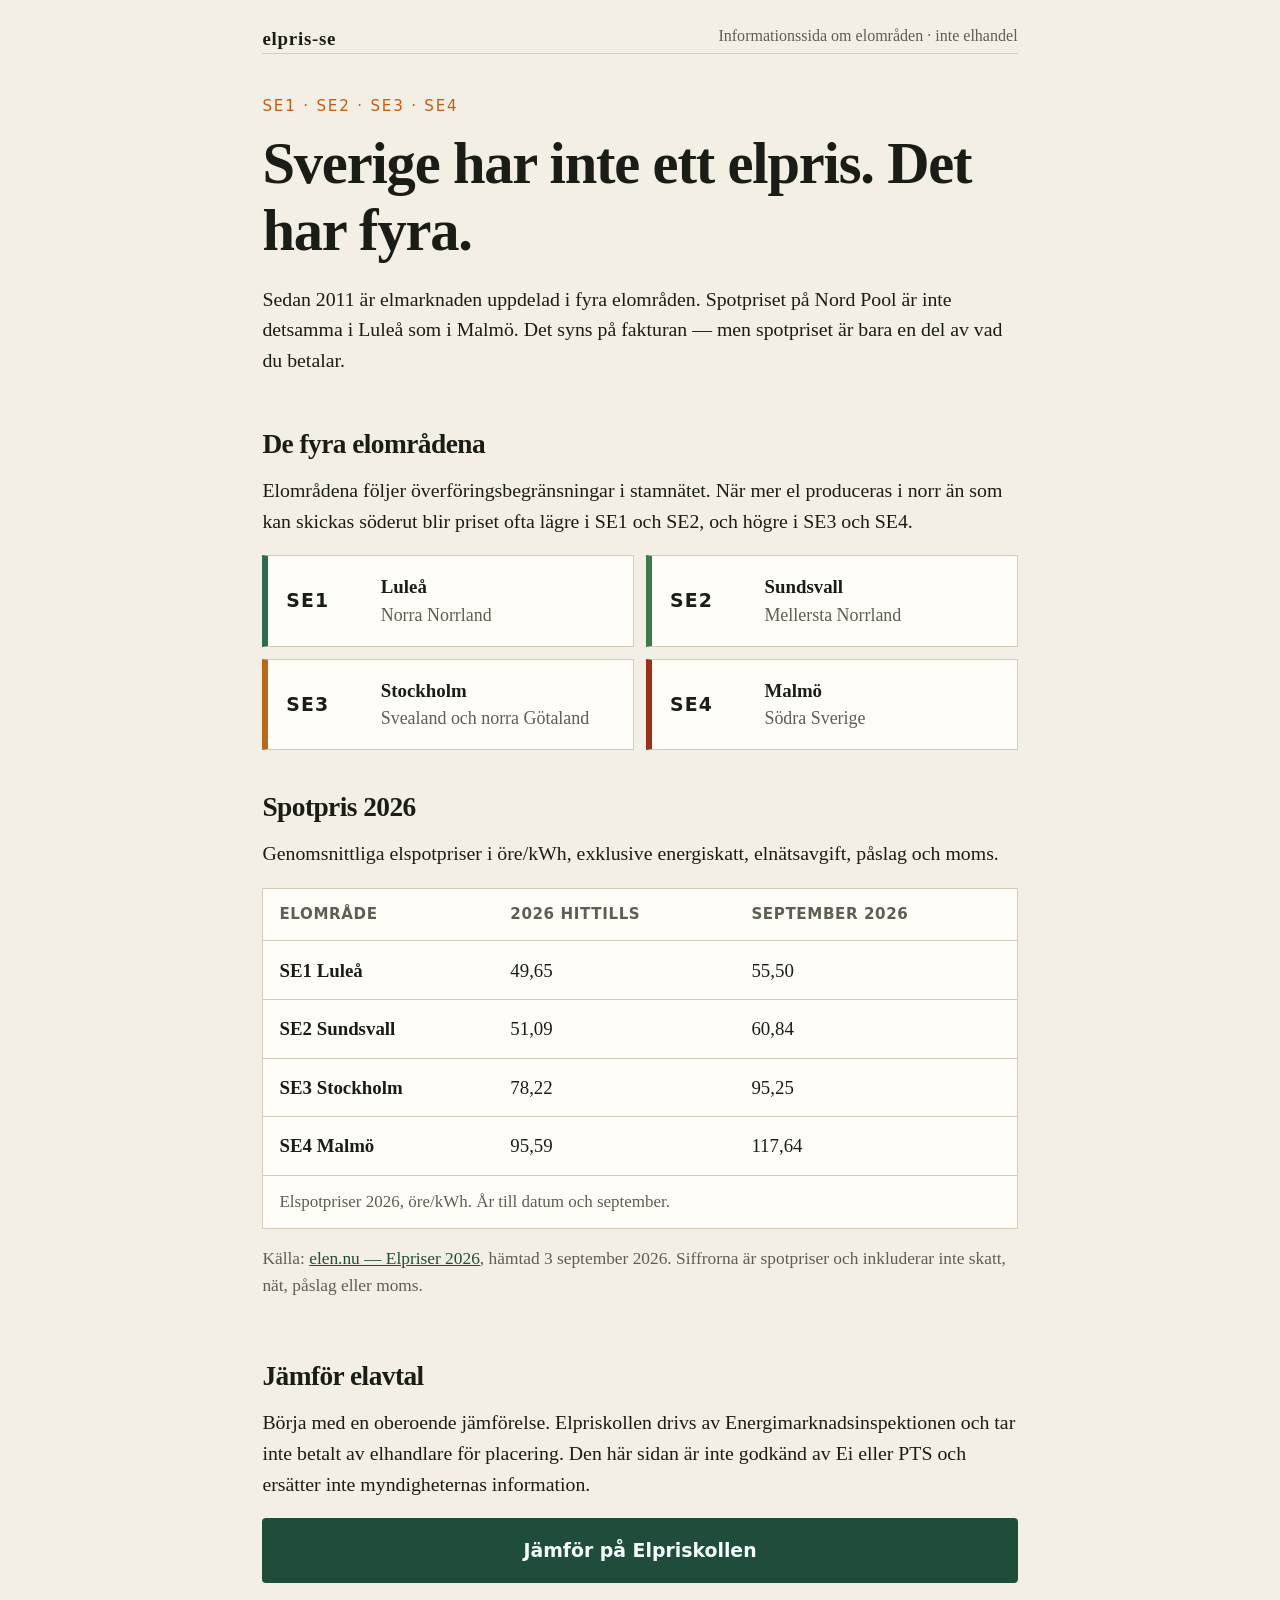
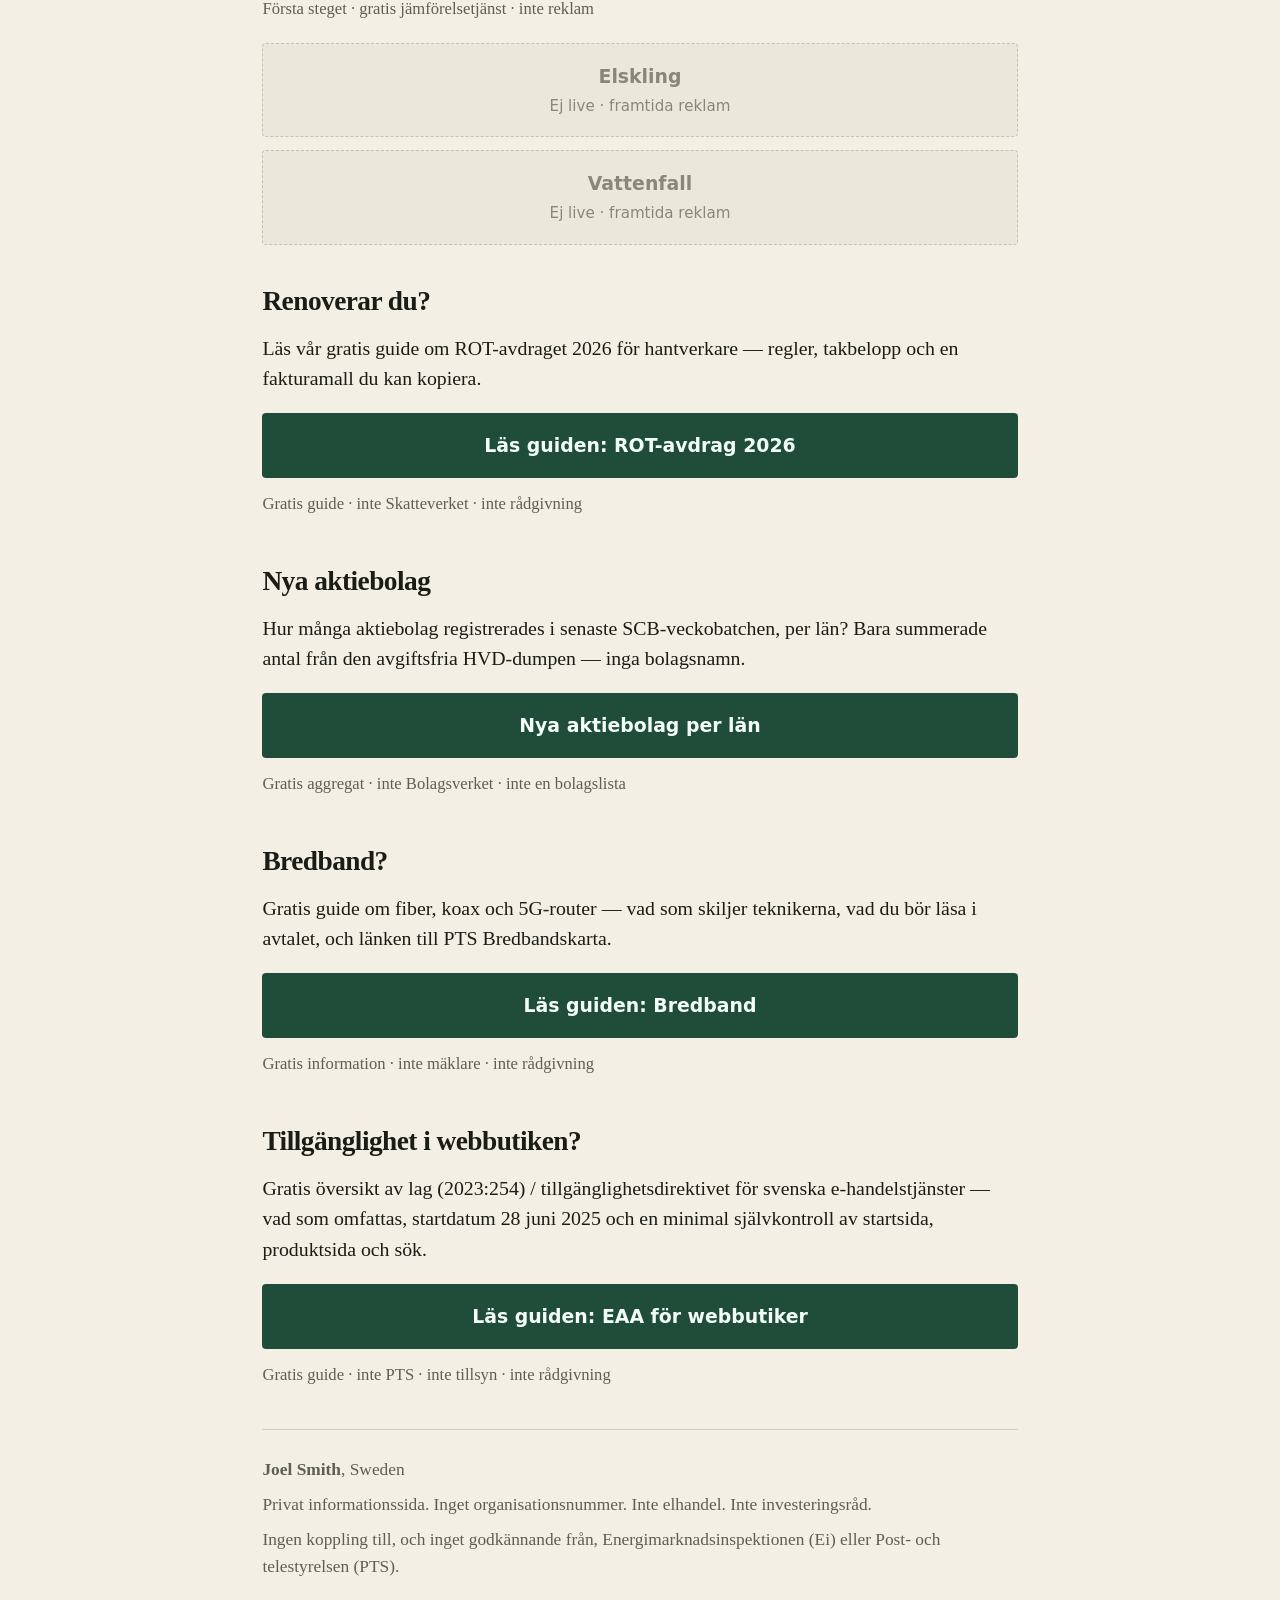
<file: index.html>
<!DOCTYPE html>
<html lang="sv">
<head>
  <meta charset="utf-8">
  <meta name="viewport" content="width=device-width, initial-scale=1">
  <title>Sverige har inte ett elpris. Det har fyra. — elpris-se</title>
  <meta name="description" content="Sverige är indelat i fyra elområden, SE1–SE4. Spotpriset skiljer sig mellan norr och syd. Jämför avtal via Elpriskollen.">
  <link rel="stylesheet" href="styles.css">
</head>
<body>
  <a class="skip" href="#innehall">Hoppa till innehåll</a>

  <header class="top">
    <p class="brand">elpris-se</p>
    <p class="brand-note">Informationssida om elområden · inte elhandel</p>
  </header>

  <main id="innehall">
    <section class="hero">
      <p class="kicker">SE1 · SE2 · SE3 · SE4</p>
      <h1>Sverige har inte ett elpris. Det har fyra.</h1>
      <p class="lede">
        Sedan 2011 är elmarknaden uppdelad i fyra elområden.
        Spotpriset på Nord Pool är inte detsamma i Luleå som i Malmö.
        Det syns på fakturan — men spotpriset är bara en del av vad du betalar.
      </p>
    </section>

    <section class="zones" aria-labelledby="zoner-rubrik">
      <h2 id="zoner-rubrik">De fyra elområdena</h2>
      <p>
        Elområdena följer överföringsbegränsningar i stamnätet.
        När mer el produceras i norr än som kan skickas söderut blir priset
        ofta lägre i SE1 och SE2, och högre i SE3 och SE4.
      </p>
      <ol class="zone-list">
        <li>
          <span class="zone-code">SE1</span>
          <span class="zone-name">Luleå</span>
          <span class="zone-desc">Norra Norrland</span>
        </li>
        <li>
          <span class="zone-code">SE2</span>
          <span class="zone-name">Sundsvall</span>
          <span class="zone-desc">Mellersta Norrland</span>
        </li>
        <li>
          <span class="zone-code">SE3</span>
          <span class="zone-name">Stockholm</span>
          <span class="zone-desc">Svealand och norra Götaland</span>
        </li>
        <li>
          <span class="zone-code">SE4</span>
          <span class="zone-name">Malmö</span>
          <span class="zone-desc">Södra Sverige</span>
        </li>
      </ol>
    </section>

    <section class="prices" aria-labelledby="priser-rubrik">
      <h2 id="priser-rubrik">Spotpris 2026</h2>
      <p>
        Genomsnittliga elspotpriser i öre/kWh, exklusive energiskatt,
        elnätsavgift, påslag och moms.
      </p>

      <div class="table-wrap" role="region" aria-label="Spotpriser per elområde" tabindex="0">
        <table>
          <caption>
            Elspotpriser 2026, öre/kWh. År till datum och september.
          </caption>
          <thead>
            <tr>
              <th scope="col">Elområde</th>
              <th scope="col">2026 hittills</th>
              <th scope="col">September 2026</th>
            </tr>
          </thead>
          <tbody>
            <tr>
              <th scope="row">SE1 Luleå</th>
              <td>49,65</td>
              <td>55,50</td>
            </tr>
            <tr>
              <th scope="row">SE2 Sundsvall</th>
              <td>51,09</td>
              <td>60,84</td>
            </tr>
            <tr>
              <th scope="row">SE3 Stockholm</th>
              <td>78,22</td>
              <td>95,25</td>
            </tr>
            <tr>
              <th scope="row">SE4 Malmö</th>
              <td>95,59</td>
              <td>117,64</td>
            </tr>
          </tbody>
        </table>
      </div>

      <p class="source">
        Källa:
        <a href="https://elen.nu/elprishistorik/elpriser-2026/">elen.nu — Elpriser 2026</a>,
        hämtad 3 september 2026.
        Siffrorna är spotpriser och inkluderar inte skatt, nät, påslag eller moms.
      </p>
    </section>

    <section class="cta" aria-labelledby="jamfor-rubrik">
      <h2 id="jamfor-rubrik">Jämför elavtal</h2>
      <p>
        Börja med en oberoende jämförelse. Elpriskollen drivs av
        Energimarknadsinspektionen och tar inte betalt av elhandlare
        för placering. Den här sidan är inte godkänd av Ei eller PTS
        och ersätter inte myndigheternas information.
      </p>

      <div class="cta-stack">
        <a class="btn btn-live" href="https://elpriskollen.se/">
          Jämför på Elpriskollen
        </a>
        <p class="btn-note">Första steget · gratis jämförelsetjänst · inte reklam</p>

        <!-- AFFILIATE_ELSKLING -->
        <a class="btn btn-off" href="#" disabled aria-disabled="true" tabindex="-1">
          Elskling
          <span>Ej live · framtida reklam</span>
        </a>

        <!-- AFFILIATE_VATTENFALL -->
        <a class="btn btn-off" href="#" disabled aria-disabled="true" tabindex="-1">
          Vattenfall
          <span>Ej live · framtida reklam</span>
        </a>
      </div>
    </section>

    <section class="cta" aria-labelledby="rot-rubrik">
      <h2 id="rot-rubrik">Renoverar du?</h2>
      <p>
        Läs vår gratis guide om ROT-avdraget 2026 för hantverkare — regler, takbelopp
        och en fakturamall du kan kopiera.
      </p>
      <div class="cta-stack">
        <a class="btn btn-live" href="rot-avdrag-2026/">
          Läs guiden: ROT-avdrag 2026
        </a>
        <p class="btn-note">Gratis guide · inte Skatteverket · inte rådgivning</p>
      </div>
    </section>

    <section class="cta" aria-labelledby="ab-rubrik">
      <h2 id="ab-rubrik">Nya aktiebolag</h2>
      <p>
        Hur många aktiebolag registrerades i senaste SCB-veckobatchen, per län?
        Bara summerade antal från den avgiftsfria HVD-dumpen — inga bolagsnamn.
      </p>
      <div class="cta-stack">
        <a class="btn btn-live" href="nya-aktiebolag/">
          Nya aktiebolag per län
        </a>
        <p class="btn-note">Gratis aggregat · inte Bolagsverket · inte en bolagslista</p>
      </div>
    </section>

    <section class="cta" aria-labelledby="bredband-rubrik">
      <h2 id="bredband-rubrik">Bredband?</h2>
      <p>
        Gratis guide om fiber, koax och 5G-router — vad som skiljer teknikerna,
        vad du bör läsa i avtalet, och länken till PTS Bredbandskarta.
      </p>
      <div class="cta-stack">
        <a class="btn btn-live" href="bredband/">
          Läs guiden: Bredband
        </a>
        <p class="btn-note">Gratis information · inte mäklare · inte rådgivning</p>
      </div>
    </section>

    <section class="cta" aria-labelledby="eaa-rubrik">
      <h2 id="eaa-rubrik">Tillgänglighet i webbutiken?</h2>
      <p>
        Gratis översikt av lag (2023:254) / tillgänglighetsdirektivet för svenska
        e-handelstjänster — vad som omfattas, startdatum 28 juni 2025 och en minimal
        självkontroll av startsida, produktsida och sök.
      </p>
      <div class="cta-stack">
        <a class="btn btn-live" href="eaa-webbutik/">
          Läs guiden: EAA för webbutiker
        </a>
        <p class="btn-note">Gratis guide · inte PTS · inte tillsyn · inte rådgivning</p>
      </div>
    </section>
  </main>

  <footer>
    <p><strong>Joel Smith</strong>, Sweden</p>
    <p>Privat informationssida. Inget organisationsnummer. Inte elhandel. Inte investeringsråd.</p>
    <p>Ingen koppling till, och inget godkännande från, Energimarknadsinspektionen (Ei) eller Post- och telestyrelsen (PTS).</p>
  </footer>
</body>
</html>
</file>
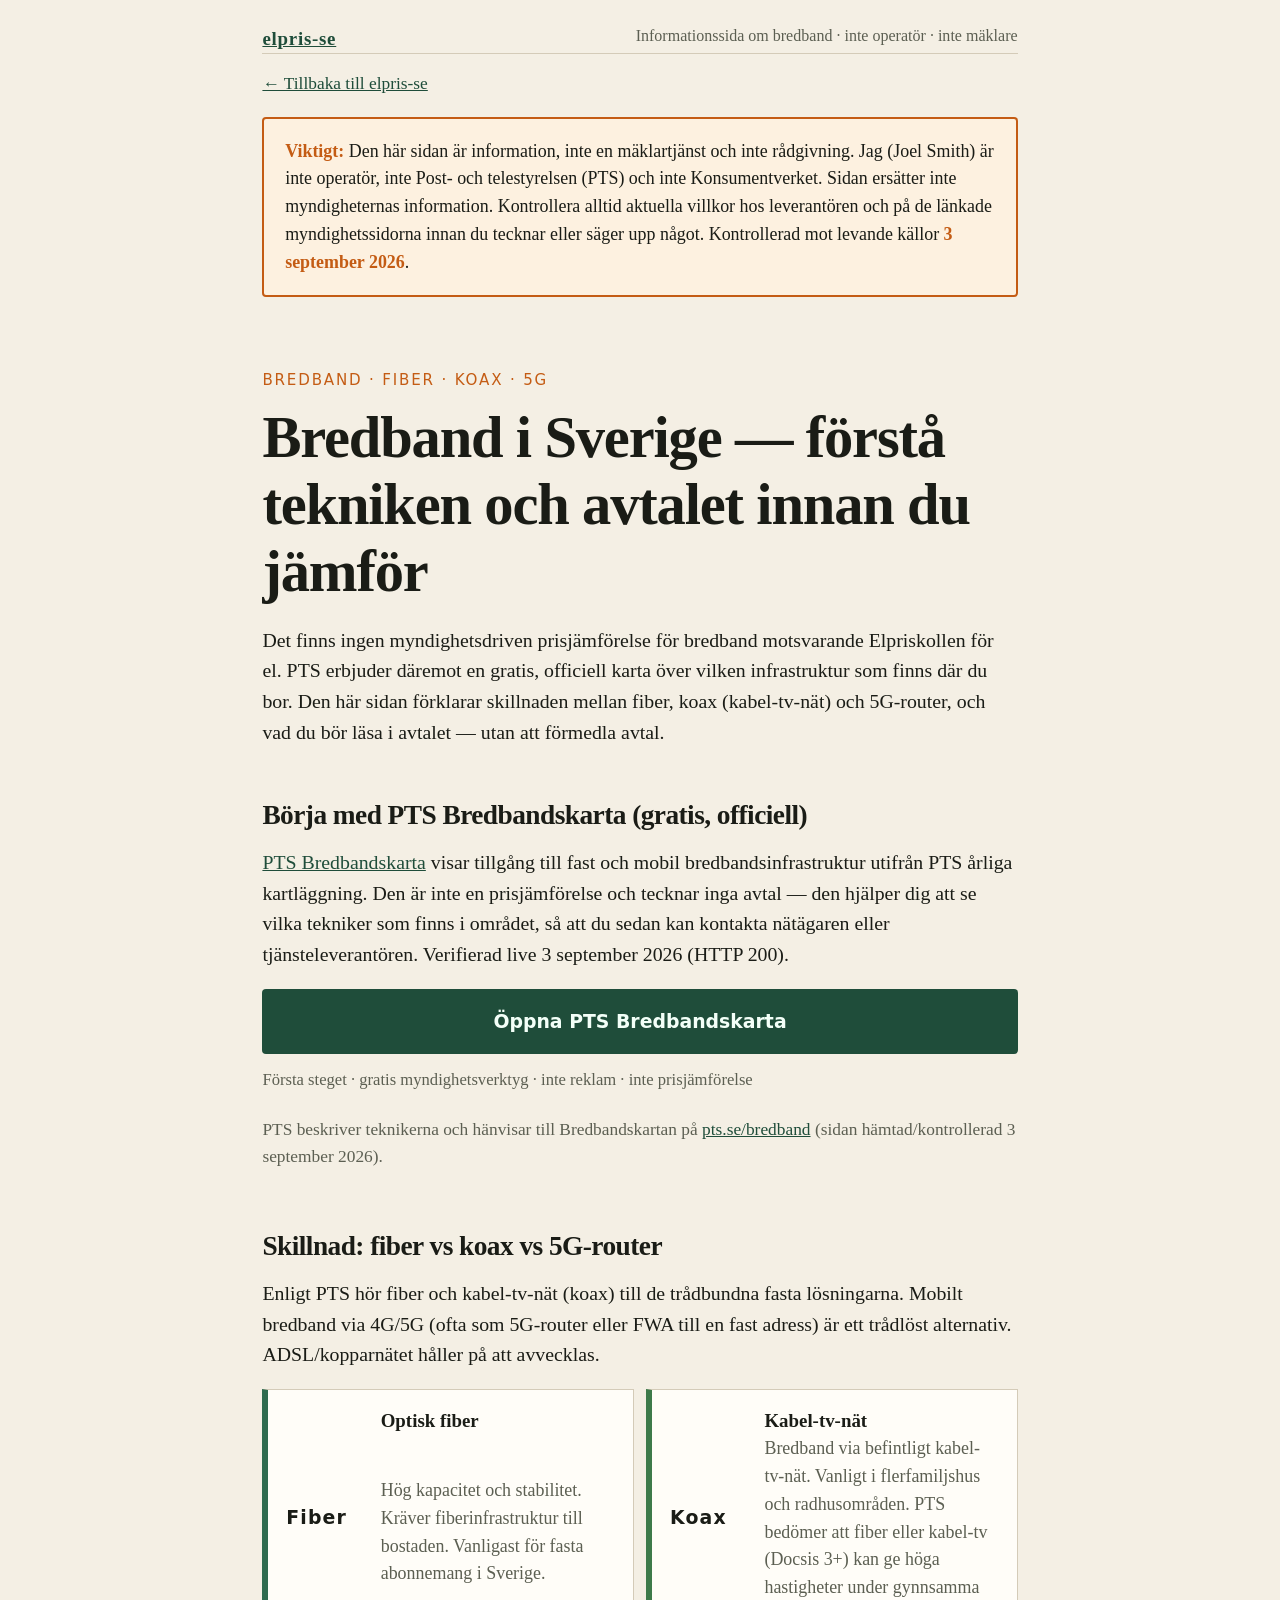
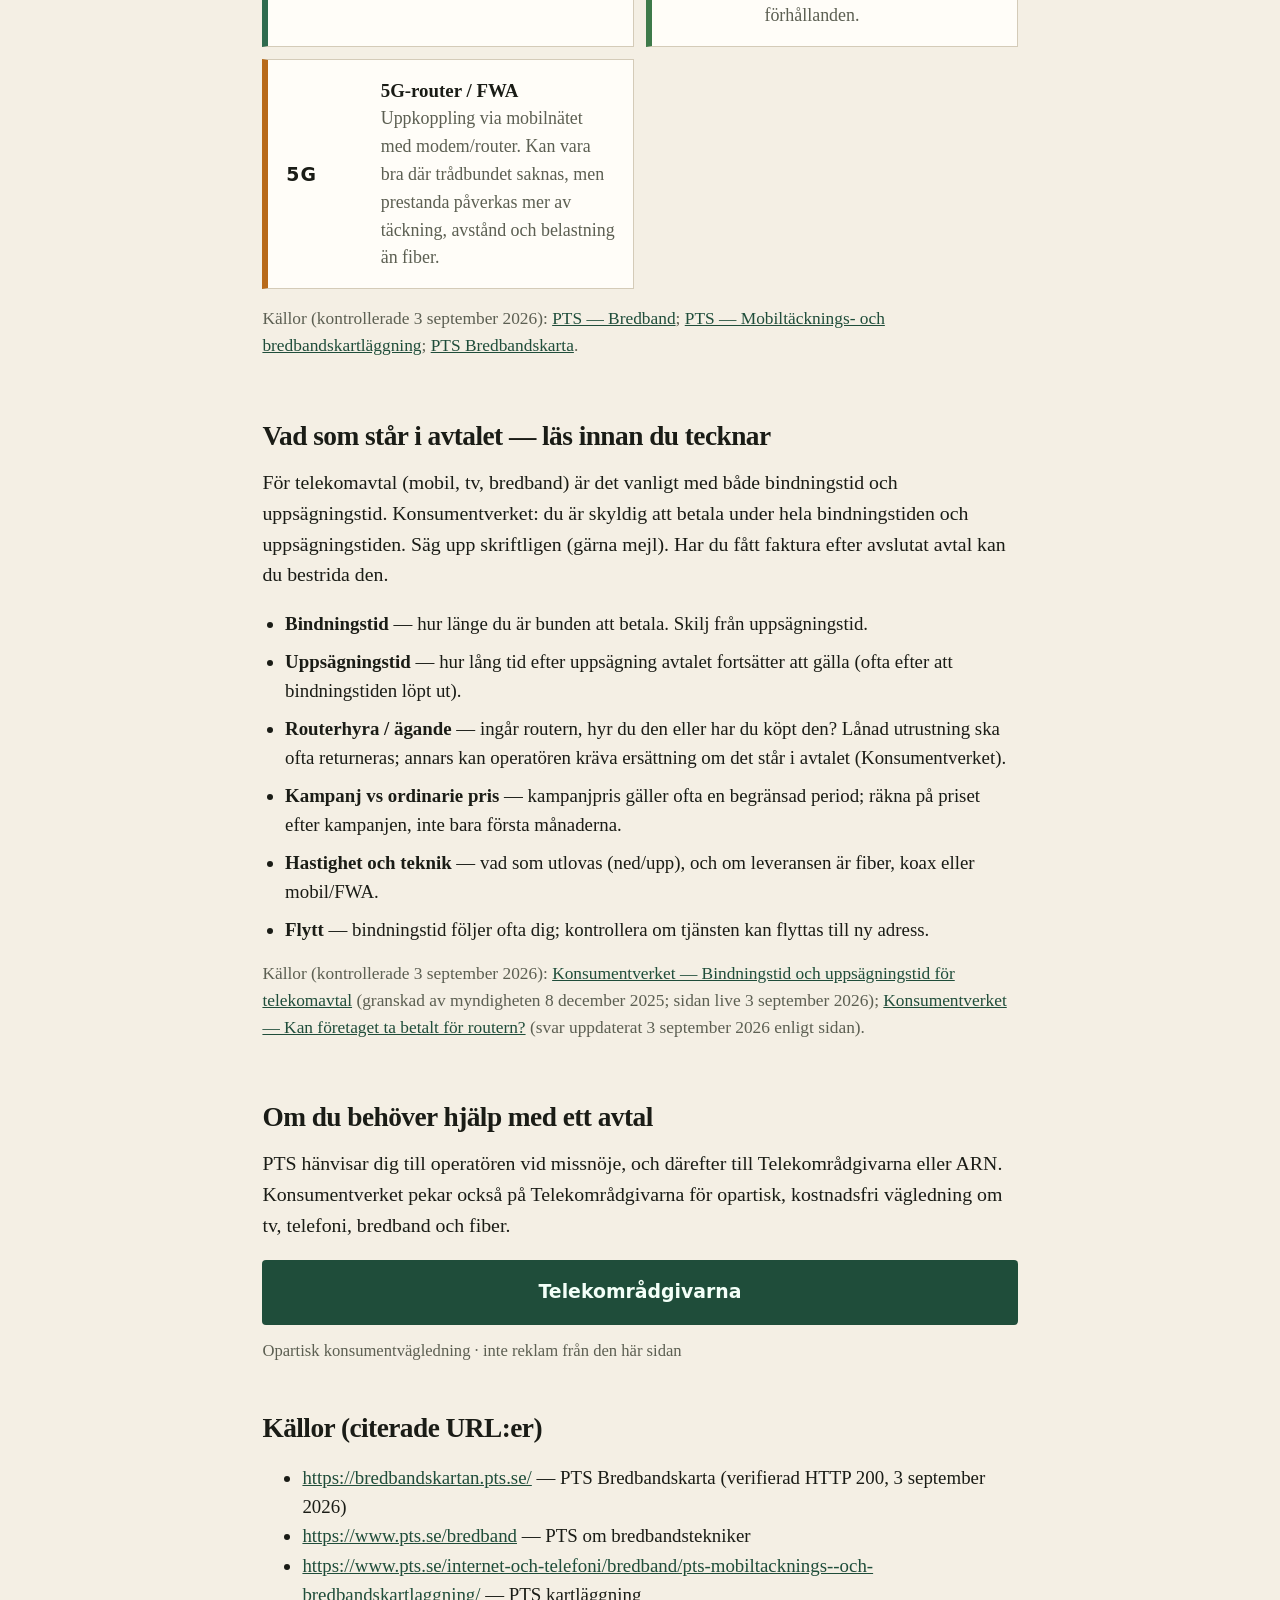
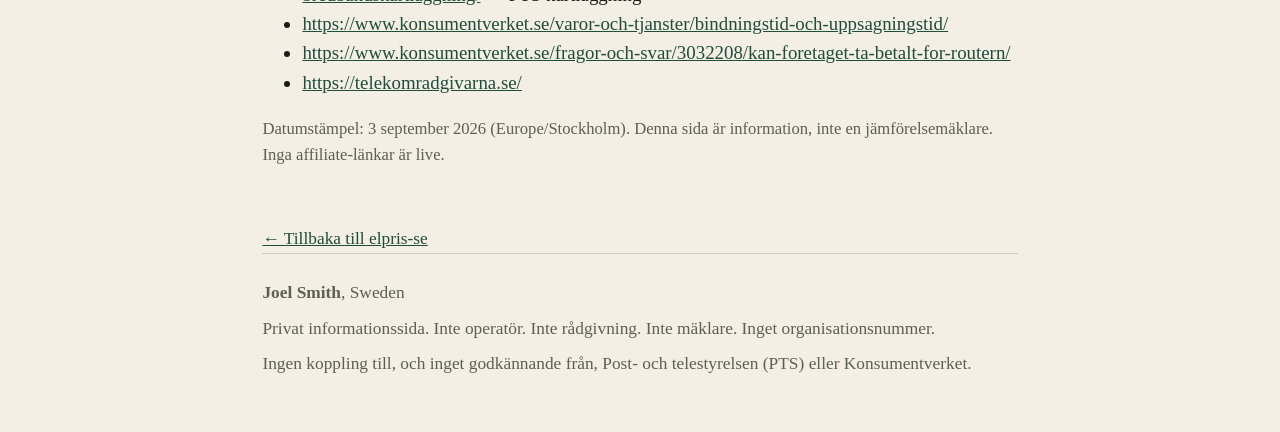
<file: bredband/index.html>
<!DOCTYPE html>
<html lang="sv">
<head>
  <meta charset="utf-8">
  <meta name="viewport" content="width=device-width, initial-scale=1">
  <title>Bredband i Sverige — fiber, koax och 5G-router — elpris-se</title>
  <meta name="description" content="Gratis guide: skillnad fiber, koax (kabel-tv) och 5G-router. Vad som står i avtalet — bindningstid, uppsägning, routerhyra, kampanj vs ordinarie. Officiell PTS Bredbandskarta. Inte mäklare, inte rådgivning.">
  <link rel="canonical" href="https://drlipton.github.io/elpris-se/bredband/">
  <link rel="stylesheet" href="../styles.css">
  <style>
    .disclaimer {
      background: #fdf1e0;
      border: 2px solid var(--accent);
      border-radius: 4px;
      padding: 1rem 1.1rem;
      margin: 1rem 0 1.6rem;
      font-size: 0.95rem;
    }
    .disclaimer strong {
      color: var(--accent);
    }
    .back-link {
      margin: 0.9rem 0 0;
      font-size: 0.92rem;
    }
    .check-list {
      margin: 1rem 0 0;
      padding-left: 1.2rem;
    }
    .check-list li {
      margin: 0.45rem 0;
    }
  </style>
</head>
<body>
  <a class="skip" href="#innehall">Hoppa till innehåll</a>

  <header class="top">
    <p class="brand"><a href="../index.html">elpris-se</a></p>
    <p class="brand-note">Informationssida om bredband · inte operatör · inte mäklare</p>
  </header>

  <main id="innehall">
    <p class="back-link"><a href="../index.html">← Tillbaka till elpris-se</a></p>

    <div class="disclaimer">
      <strong>Viktigt:</strong> Den här sidan är information, inte en mäklartjänst och inte rådgivning.
      Jag (Joel Smith) är inte operatör, inte Post- och telestyrelsen (PTS) och inte Konsumentverket.
      Sidan ersätter inte myndigheternas information. Kontrollera alltid aktuella villkor hos leverantören
      och på de länkade myndighetssidorna innan du tecknar eller säger upp något.
      Kontrollerad mot levande källor <strong>3 september 2026</strong>.
    </div>

    <section class="hero">
      <p class="kicker">BREDBAND · FIBER · KOAX · 5G</p>
      <h1>Bredband i Sverige — förstå tekniken och avtalet innan du jämför</h1>
      <p class="lede">
        Det finns ingen myndighetsdriven prisjämförelse för bredband motsvarande Elpriskollen för el.
        PTS erbjuder däremot en gratis, officiell karta över vilken infrastruktur som finns där du bor.
        Den här sidan förklarar skillnaden mellan fiber, koax (kabel-tv-nät) och 5G-router,
        och vad du bör läsa i avtalet — utan att förmedla avtal.
      </p>
    </section>

    <section class="cta" aria-labelledby="pts-rubrik">
      <h2 id="pts-rubrik">Börja med PTS Bredbandskarta (gratis, officiell)</h2>
      <p>
        <a href="https://bredbandskartan.pts.se/">PTS Bredbandskarta</a> visar tillgång till fast och mobil
        bredbandsinfrastruktur utifrån PTS årliga kartläggning. Den är inte en prisjämförelse och
        tecknar inga avtal — den hjälper dig att se vilka tekniker som finns i området, så att du
        sedan kan kontakta nätägaren eller tjänsteleverantören. Verifierad live 3 september 2026
        (HTTP 200).
      </p>
      <div class="cta-stack">
        <a class="btn btn-live" href="https://bredbandskartan.pts.se/" rel="noopener">
          Öppna PTS Bredbandskarta
        </a>
        <p class="btn-note">Första steget · gratis myndighetsverktyg · inte reklam · inte prisjämförelse</p>

        <!--
          AFFILIATE_BREDBAND_1
          Framtida Adtraction-/affiliate-länk. Lämna tom tills den fylls.
          När/om den aktiveras MÅSTE den synliga knappen/länken märkas Annons eller Reklam
          enligt marknadsföringslagen (MFL) 9 §.
        -->

        <!--
          AFFILIATE_BREDBAND_2
          Framtida Adtraction-/affiliate-länk. Lämna tom tills den fylls.
          När/om den aktiveras MÅSTE den synliga knappen/länken märkas Annons eller Reklam (MFL 9 §).
        -->

        <!--
          AFFILIATE_BREDBAND_3
          Framtida Adtraction-/affiliate-länk. Lämna tom tills den fylls.
          När/om den aktiveras MÅSTE den synliga knappen/länken märkas Annons eller Reklam (MFL 9 §).
        -->
      </div>
      <p class="source">
        PTS beskriver teknikerna och hänvisar till Bredbandskartan på
        <a href="https://www.pts.se/bredband">pts.se/bredband</a>
        (sidan hämtad/kontrollerad 3 september 2026).
      </p>
    </section>

    <section class="zones" aria-labelledby="teknik-rubrik">
      <h2 id="teknik-rubrik">Skillnad: fiber vs koax vs 5G-router</h2>
      <p>
        Enligt PTS hör fiber och kabel-tv-nät (koax) till de trådbundna fasta lösningarna.
        Mobilt bredband via 4G/5G (ofta som 5G-router eller FWA till en fast adress) är ett
        trådlöst alternativ. ADSL/kopparnätet håller på att avvecklas.
      </p>
      <ol class="zone-list">
        <li>
          <span class="zone-code">Fiber</span>
          <span class="zone-name">Optisk fiber</span>
          <span class="zone-desc">Hög kapacitet och stabilitet. Kräver fiberinfrastruktur till bostaden. Vanligast för fasta abonnemang i Sverige.</span>
        </li>
        <li>
          <span class="zone-code">Koax</span>
          <span class="zone-name">Kabel-tv-nät</span>
          <span class="zone-desc">Bredband via befintligt kabel-tv-nät. Vanligt i flerfamiljshus och radhusområden. PTS bedömer att fiber eller kabel-tv (Docsis 3+) kan ge höga hastigheter under gynnsamma förhållanden.</span>
        </li>
        <li>
          <span class="zone-code">5G</span>
          <span class="zone-name">5G-router / FWA</span>
          <span class="zone-desc">Uppkoppling via mobilnätet med modem/router. Kan vara bra där trådbundet saknas, men prestanda påverkas mer av täckning, avstånd och belastning än fiber.</span>
        </li>
      </ol>
      <p class="source">
        Källor (kontrollerade 3 september 2026):
        <a href="https://www.pts.se/bredband">PTS — Bredband</a>;
        <a href="https://www.pts.se/internet-och-telefoni/bredband/pts-mobiltacknings--och-bredbandskartlaggning/">PTS — Mobiltäcknings- och bredbandskartläggning</a>;
        <a href="https://bredbandskartan.pts.se/">PTS Bredbandskarta</a>.
      </p>
    </section>

    <section class="zones" aria-labelledby="avtal-rubrik">
      <h2 id="avtal-rubrik">Vad som står i avtalet — läs innan du tecknar</h2>
      <p>
        För telekomavtal (mobil, tv, bredband) är det vanligt med både bindningstid och uppsägningstid.
        Konsumentverket: du är skyldig att betala under hela bindningstiden och uppsägningstiden.
        Säg upp skriftligen (gärna mejl). Har du fått faktura efter avslutat avtal kan du bestrida den.
      </p>
      <ul class="check-list">
        <li><strong>Bindningstid</strong> — hur länge du är bunden att betala. Skilj från uppsägningstid.</li>
        <li><strong>Uppsägningstid</strong> — hur lång tid efter uppsägning avtalet fortsätter att gälla (ofta efter att bindningstiden löpt ut).</li>
        <li><strong>Routerhyra / ägande</strong> — ingår routern, hyr du den eller har du köpt den? Lånad utrustning ska ofta returneras; annars kan operatören kräva ersättning om det står i avtalet (Konsumentverket).</li>
        <li><strong>Kampanj vs ordinarie pris</strong> — kampanjpris gäller ofta en begränsad period; räkna på priset efter kampanjen, inte bara första månaderna.</li>
        <li><strong>Hastighet och teknik</strong> — vad som utlovas (ned/upp), och om leveransen är fiber, koax eller mobil/FWA.</li>
        <li><strong>Flytt</strong> — bindningstid följer ofta dig; kontrollera om tjänsten kan flyttas till ny adress.</li>
      </ul>
      <p class="source">
        Källor (kontrollerade 3 september 2026):
        <a href="https://www.konsumentverket.se/varor-och-tjanster/bindningstid-och-uppsagningstid/">Konsumentverket — Bindningstid och uppsägningstid för telekomavtal</a>
        (granskad av myndigheten 8 december 2025; sidan live 3 september 2026);
        <a href="https://www.konsumentverket.se/fragor-och-svar/3032208/kan-foretaget-ta-betalt-for-routern/">Konsumentverket — Kan företaget ta betalt för routern?</a>
        (svar uppdaterat 3 september 2026 enligt sidan).
      </p>
    </section>

    <section class="cta" aria-labelledby="hjalp-rubrik">
      <h2 id="hjalp-rubrik">Om du behöver hjälp med ett avtal</h2>
      <p>
        PTS hänvisar dig till operatören vid missnöje, och därefter till Telekområdgivarna eller ARN.
        Konsumentverket pekar också på Telekområdgivarna för opartisk, kostnadsfri vägledning om
        tv, telefoni, bredband och fiber.
      </p>
      <div class="cta-stack">
        <a class="btn btn-live" href="https://telekomradgivarna.se/" rel="noopener">
          Telekområdgivarna
        </a>
        <p class="btn-note">Opartisk konsumentvägledning · inte reklam från den här sidan</p>
      </div>
    </section>

    <section class="cta" aria-labelledby="kallor-rubrik">
      <h2 id="kallor-rubrik">Källor (citerade URL:er)</h2>
      <ul>
        <li><a href="https://bredbandskartan.pts.se/">https://bredbandskartan.pts.se/</a> — PTS Bredbandskarta (verifierad HTTP 200, 3 september 2026)</li>
        <li><a href="https://www.pts.se/bredband">https://www.pts.se/bredband</a> — PTS om bredbandstekniker</li>
        <li><a href="https://www.pts.se/internet-och-telefoni/bredband/pts-mobiltacknings--och-bredbandskartlaggning/">https://www.pts.se/internet-och-telefoni/bredband/pts-mobiltacknings--och-bredbandskartlaggning/</a> — PTS kartläggning</li>
        <li><a href="https://www.konsumentverket.se/varor-och-tjanster/bindningstid-och-uppsagningstid/">https://www.konsumentverket.se/varor-och-tjanster/bindningstid-och-uppsagningstid/</a></li>
        <li><a href="https://www.konsumentverket.se/fragor-och-svar/3032208/kan-foretaget-ta-betalt-for-routern/">https://www.konsumentverket.se/fragor-och-svar/3032208/kan-foretaget-ta-betalt-for-routern/</a></li>
        <li><a href="https://telekomradgivarna.se/">https://telekomradgivarna.se/</a></li>
      </ul>
      <p class="btn-note">
        Datumstämpel: 3 september 2026 (Europe/Stockholm). Denna sida är information, inte en
        jämförelsemäklare. Inga affiliate-länkar är live.
      </p>
    </section>

    <p class="back-link"><a href="../index.html">← Tillbaka till elpris-se</a></p>
  </main>

  <footer>
    <p><strong>Joel Smith</strong>, Sweden</p>
    <p>Privat informationssida. Inte operatör. Inte rådgivning. Inte mäklare. Inget organisationsnummer.</p>
    <p>Ingen koppling till, och inget godkännande från, Post- och telestyrelsen (PTS) eller Konsumentverket.</p>
  </footer>
</body>
</html>
</file>
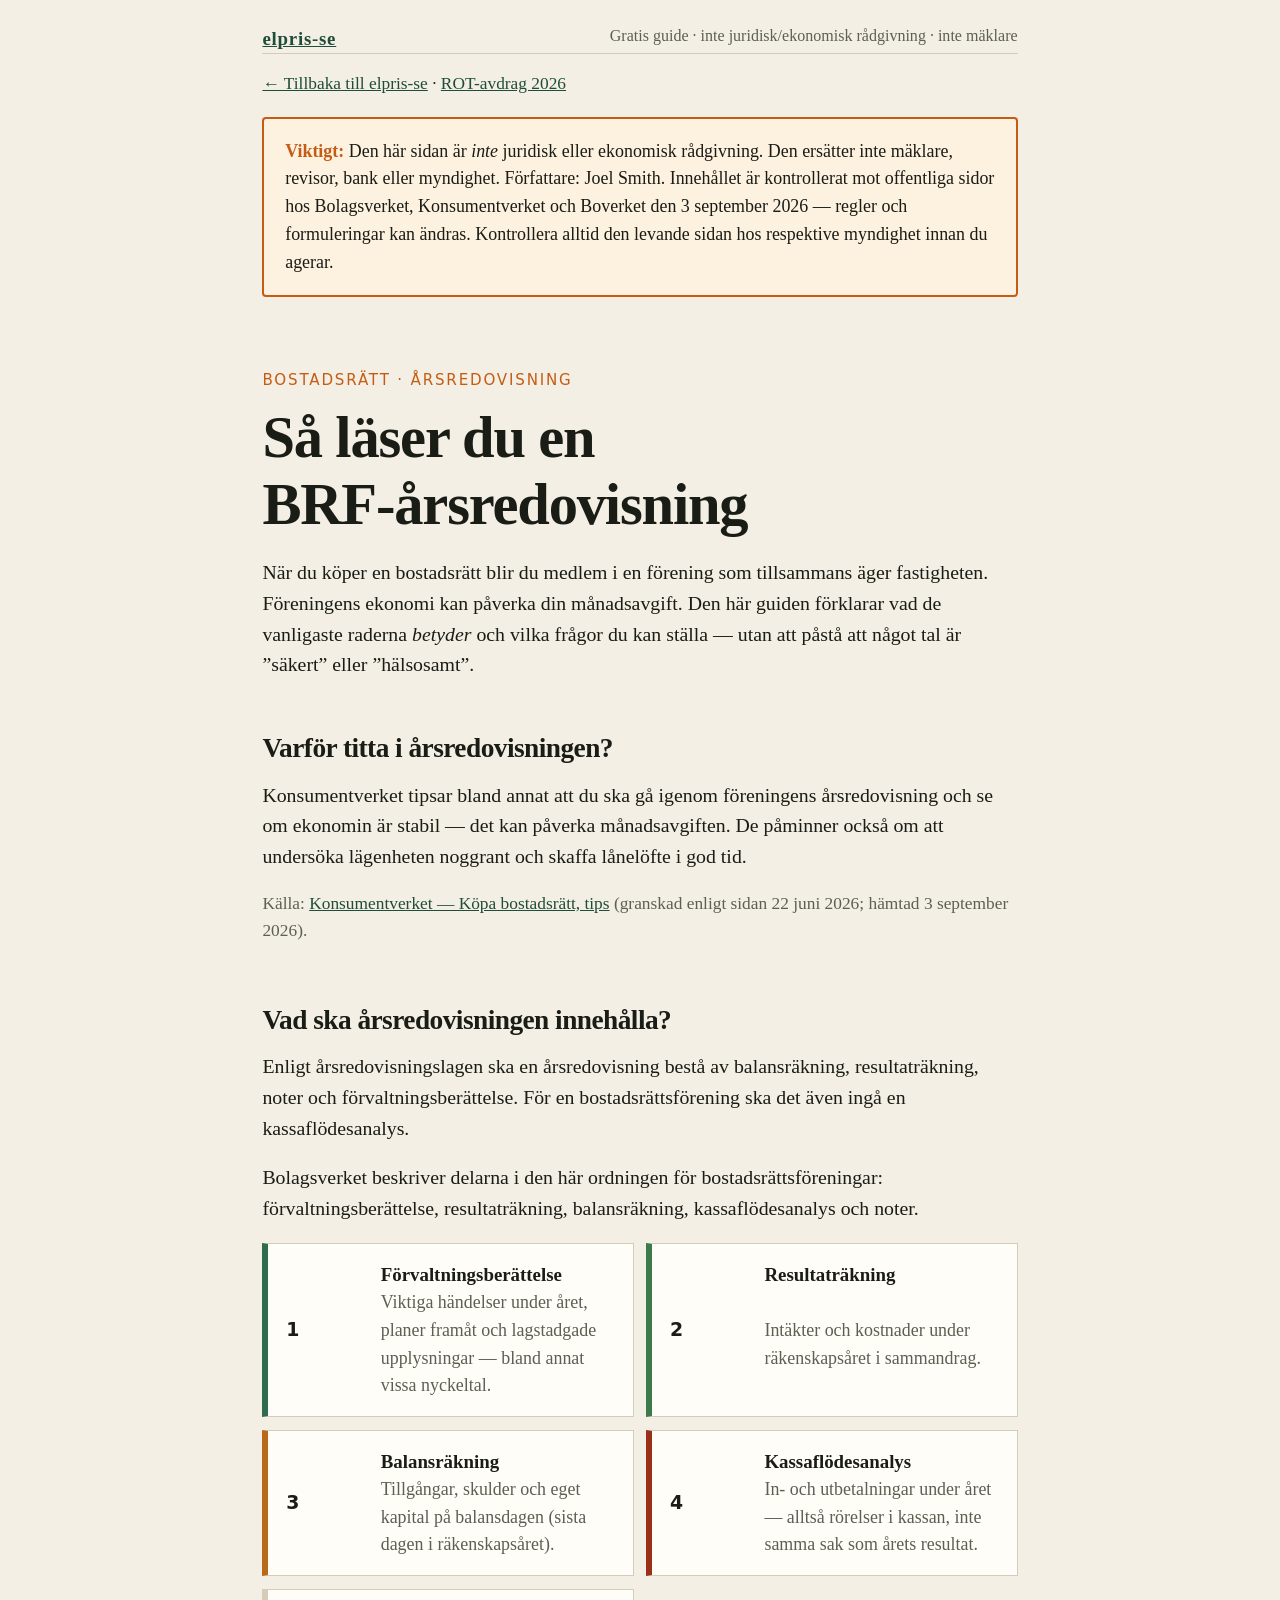
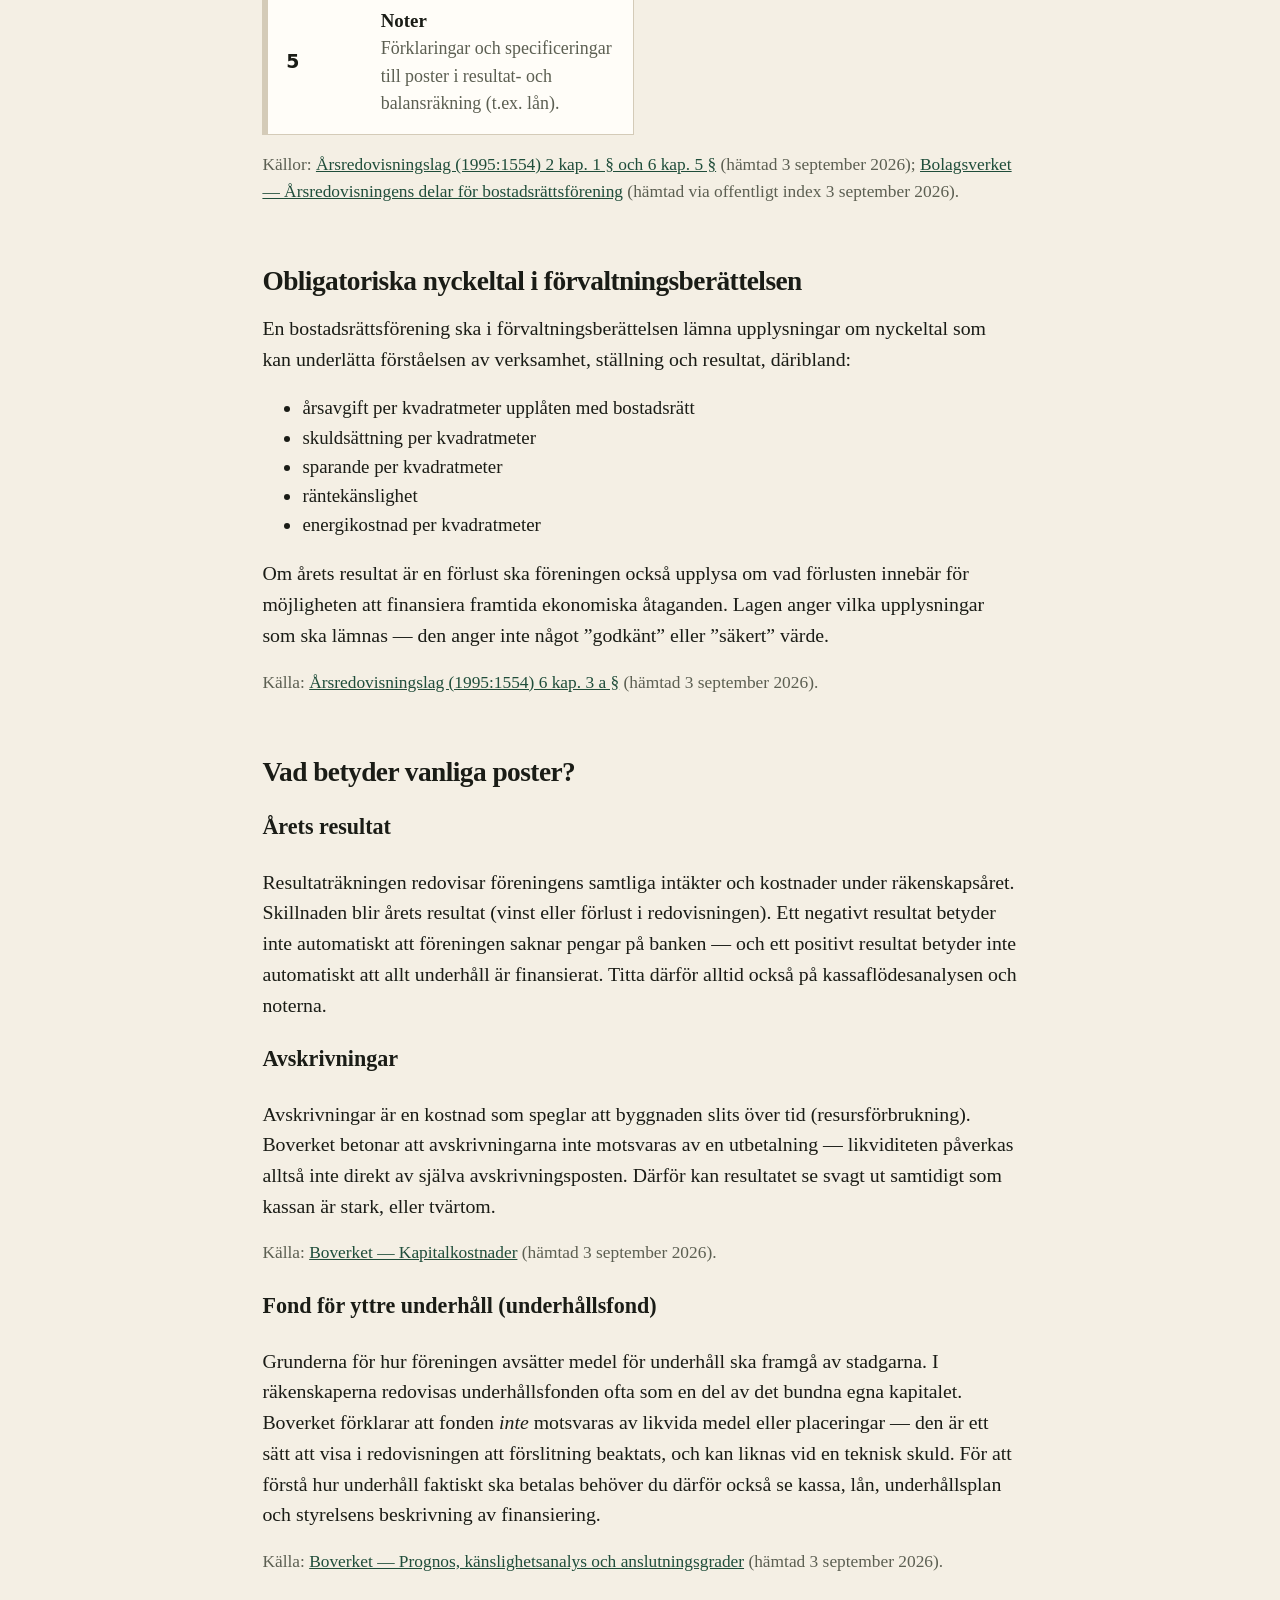
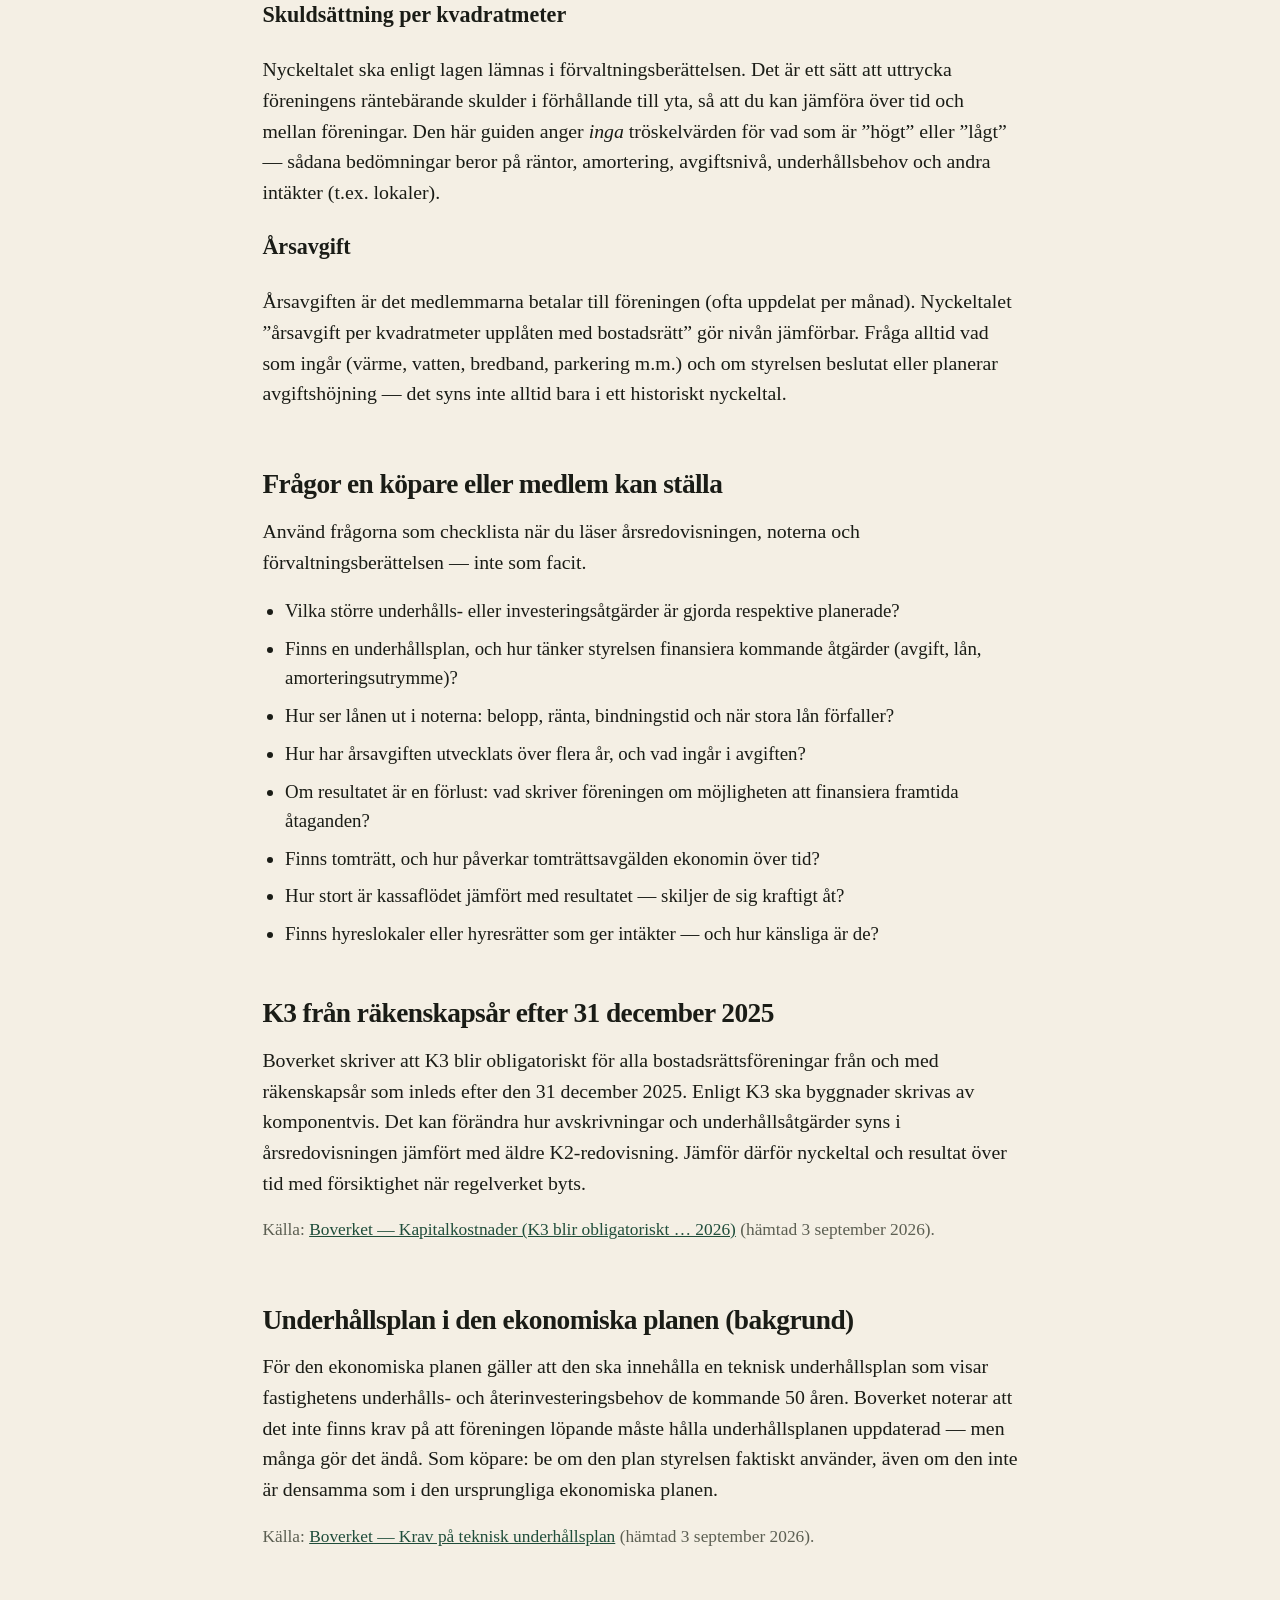
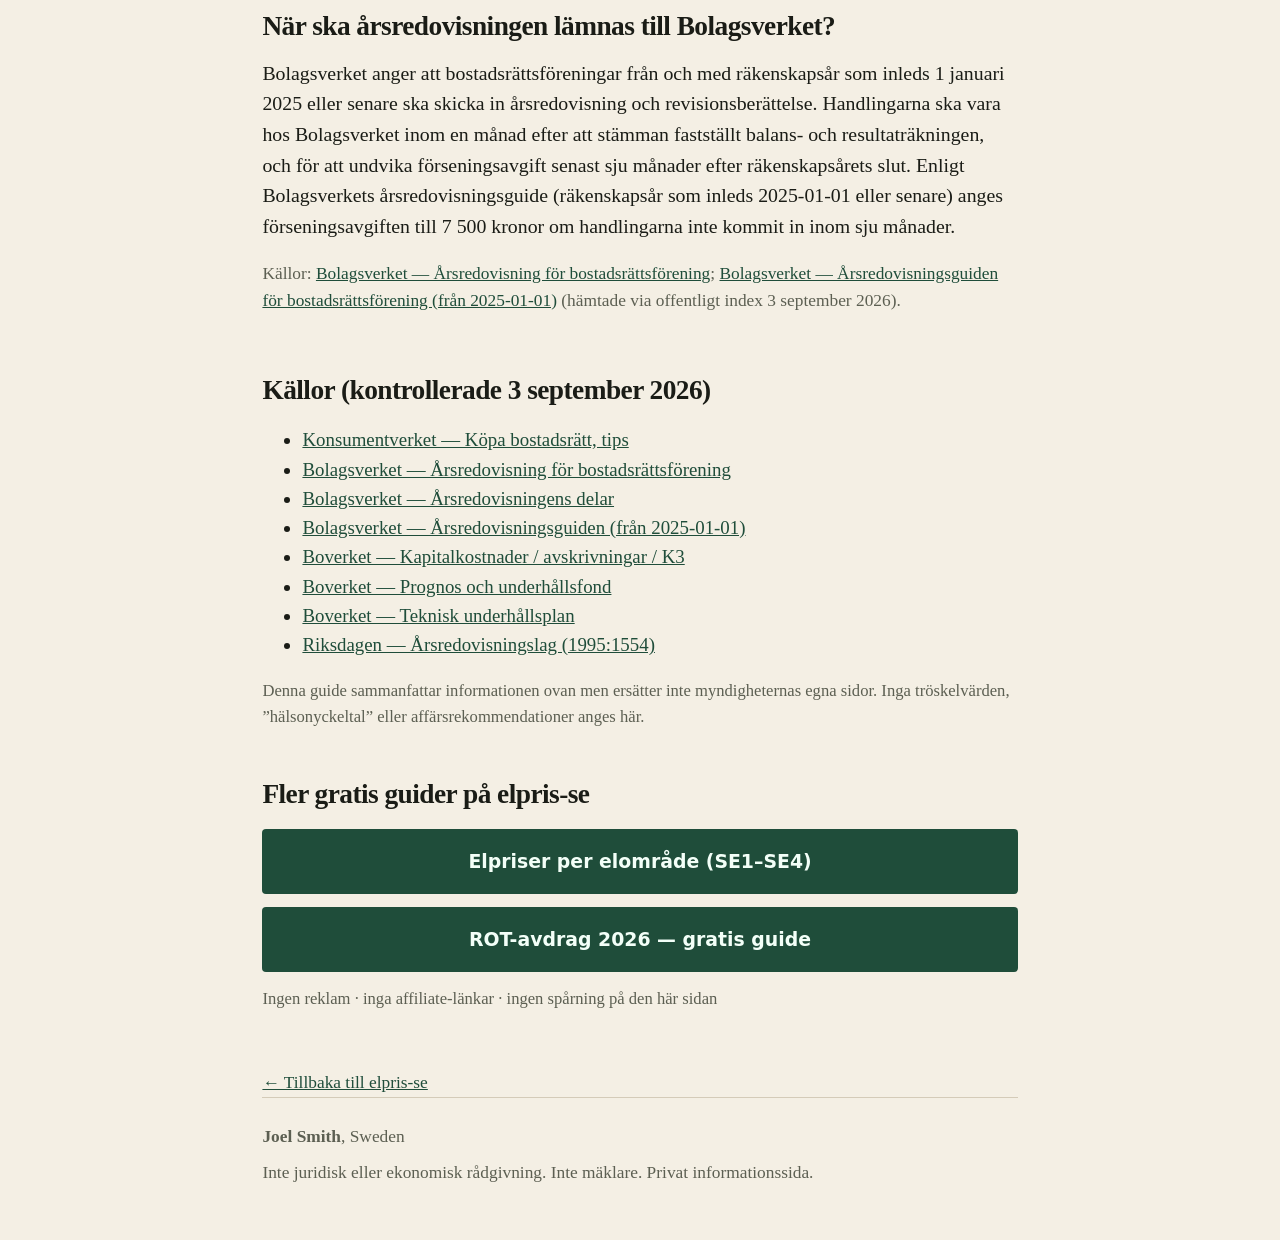
<file: brf-arsredovisning/index.html>
<!DOCTYPE html>
<html lang="sv">
<head>
  <meta charset="utf-8">
  <meta name="viewport" content="width=device-width, initial-scale=1">
  <title>Så läser du en BRF-årsredovisning — gratis guide — elpris-se</title>
  <meta name="description" content="Gratis guide: så läser du en bostadsrättsförenings årsredovisning. Vad årets resultat, avskrivningar, underhållsfond, skuldsättning per kvm och årsavgift betyder — och vilka frågor en köpare bör ställa. Källor: Bolagsverket, Konsumentverket, Boverket.">
  <link rel="canonical" href="https://drlipton.github.io/elpris-se/brf-arsredovisning/">
  <link rel="stylesheet" href="../styles.css">
  <style>
    .disclaimer { background: #fdf1e0; border: 2px solid var(--accent); border-radius: 4px; padding: 1rem 1.1rem; margin: 1rem 0 1.6rem; font-size: 0.95rem; }
    .disclaimer strong { color: var(--accent); }
    .back-link { margin: 0.9rem 0 0; font-size: 0.92rem; }
    .q-list { margin: 0.8rem 0 0; padding-left: 1.2rem; }
    .q-list li { margin: 0.45rem 0; }
    .term { font-weight: 700; }
  </style>
</head>
<body>
  <a class="skip" href="#innehall">Hoppa till innehåll</a>
  <header class="top">
    <p class="brand"><a href="../index.html">elpris-se</a></p>
    <p class="brand-note">Gratis guide · inte juridisk/ekonomisk rådgivning · inte mäklare</p>
  </header>
  <main id="innehall">
    <p class="back-link"><a href="../index.html">← Tillbaka till elpris-se</a> · <a href="../rot-avdrag-2026/">ROT-avdrag 2026</a></p>
    <div class="disclaimer">
      <strong>Viktigt:</strong> Den här sidan är <em>inte</em> juridisk eller ekonomisk rådgivning.
      Den ersätter inte mäklare, revisor, bank eller myndighet. Författare: Joel Smith.
      Innehållet är kontrollerat mot offentliga sidor hos Bolagsverket, Konsumentverket och Boverket
      den 3 september 2026 — regler och formuleringar kan ändras. Kontrollera alltid den levande
      sidan hos respektive myndighet innan du agerar.
    </div>
    <section class="hero">
      <p class="kicker">BOSTADSRÄTT · ÅRSREDOVISNING</p>
      <h1>Så läser du en BRF-årsredovisning</h1>
      <p class="lede">
        När du köper en bostadsrätt blir du medlem i en förening som tillsammans äger
        fastigheten. Föreningens ekonomi kan påverka din månadsavgift. Den här guiden
        förklarar vad de vanligaste raderna <em>betyder</em> och vilka frågor du kan ställa
        — utan att påstå att något tal är ”säkert” eller ”hälsosamt”.
      </p>
    </section>
    <section class="zones" aria-labelledby="varfor-rubrik">
      <h2 id="varfor-rubrik">Varför titta i årsredovisningen?</h2>
      <p>
        Konsumentverket tipsar bland annat att du ska gå igenom föreningens årsredovisning
        och se om ekonomin är stabil — det kan påverka månadsavgiften. De påminner också om
        att undersöka lägenheten noggrant och skaffa lånelöfte i god tid.
      </p>
      <p class="source">
        Källa:
        <a href="https://www.konsumentverket.se/varor-och-tjanster/kopa-bostadsratt-tips/">Konsumentverket — Köpa bostadsrätt, tips</a>
        (granskad enligt sidan 22 juni 2026; hämtad 3 september 2026).
      </p>
    </section>
    <section class="zones" aria-labelledby="delar-rubrik">
      <h2 id="delar-rubrik">Vad ska årsredovisningen innehålla?</h2>
      <p>
        Enligt årsredovisningslagen ska en årsredovisning bestå av balansräkning,
        resultaträkning, noter och förvaltningsberättelse. För en bostadsrättsförening ska
        det även ingå en kassaflödesanalys.
      </p>
      <p>
        Bolagsverket beskriver delarna i den här ordningen för bostadsrättsföreningar:
        förvaltningsberättelse, resultaträkning, balansräkning, kassaflödesanalys och noter.
      </p>
      <ol class="zone-list">
        <li><span class="zone-code">1</span><span class="zone-name">Förvaltningsberättelse</span><span class="zone-desc">Viktiga händelser under året, planer framåt och lagstadgade upplysningar — bland annat vissa nyckeltal.</span></li>
        <li><span class="zone-code">2</span><span class="zone-name">Resultaträkning</span><span class="zone-desc">Intäkter och kostnader under räkenskapsåret i sammandrag.</span></li>
        <li><span class="zone-code">3</span><span class="zone-name">Balansräkning</span><span class="zone-desc">Tillgångar, skulder och eget kapital på balansdagen (sista dagen i räkenskapsåret).</span></li>
        <li><span class="zone-code">4</span><span class="zone-name">Kassaflödesanalys</span><span class="zone-desc">In- och utbetalningar under året — alltså rörelser i kassan, inte samma sak som årets resultat.</span></li>
        <li><span class="zone-code">5</span><span class="zone-name">Noter</span><span class="zone-desc">Förklaringar och specificeringar till poster i resultat- och balansräkning (t.ex. lån).</span></li>
      </ol>
      <p class="source">
        Källor:
        <a href="https://www.riksdagen.se/sv/dokument-och-lagar/dokument/svensk-forfattningssamling/arsredovisningslag-19951554_sfs-1995-1554/">Årsredovisningslag (1995:1554) 2 kap. 1 § och 6 kap. 5 §</a>
        (hämtad 3 september 2026);
        <a href="https://bolagsverket.se/forening/bostadsrattsforening/arsredovisningforbostadsrattsforening/arsredovisningensdelarforbostadsrattsforening.1471.html">Bolagsverket — Årsredovisningens delar för bostadsrättsförening</a>
        (hämtad via offentligt index 3 september 2026).
      </p>
    </section>
    <section class="zones" aria-labelledby="nyckeltal-rubrik">
      <h2 id="nyckeltal-rubrik">Obligatoriska nyckeltal i förvaltningsberättelsen</h2>
      <p>
        En bostadsrättsförening ska i förvaltningsberättelsen lämna upplysningar om nyckeltal
        som kan underlätta förståelsen av verksamhet, ställning och resultat, däribland:
      </p>
      <ul>
        <li>årsavgift per kvadratmeter upplåten med bostadsrätt</li>
        <li>skuldsättning per kvadratmeter</li>
        <li>sparande per kvadratmeter</li>
        <li>räntekänslighet</li>
        <li>energikostnad per kvadratmeter</li>
      </ul>
      <p>
        Om årets resultat är en förlust ska föreningen också upplysa om vad förlusten innebär
        för möjligheten att finansiera framtida ekonomiska åtaganden. Lagen anger vilka
        upplysningar som ska lämnas — den anger inte något ”godkänt” eller ”säkert” värde.
      </p>
      <p class="source">
        Källa:
        <a href="https://www.riksdagen.se/sv/dokument-och-lagar/dokument/svensk-forfattningssamling/arsredovisningslag-19951554_sfs-1995-1554/">Årsredovisningslag (1995:1554) 6 kap. 3 a §</a>
        (hämtad 3 september 2026).
      </p>
    </section>
    <section class="zones" aria-labelledby="poster-rubrik">
      <h2 id="poster-rubrik">Vad betyder vanliga poster?</h2>
      <h3><span class="term">Årets resultat</span></h3>
      <p>
        Resultaträkningen redovisar föreningens samtliga intäkter och kostnader under
        räkenskapsåret. Skillnaden blir årets resultat (vinst eller förlust i redovisningen).
        Ett negativt resultat betyder inte automatiskt att föreningen saknar pengar på banken
        — och ett positivt resultat betyder inte automatiskt att allt underhåll är finansierat.
        Titta därför alltid också på kassaflödesanalysen och noterna.
      </p>
      <h3><span class="term">Avskrivningar</span></h3>
      <p>
        Avskrivningar är en kostnad som speglar att byggnaden slits över tid (resursförbrukning).
        Boverket betonar att avskrivningarna inte motsvaras av en utbetalning — likviditeten
        påverkas alltså inte direkt av själva avskrivningsposten. Därför kan resultatet se
        svagt ut samtidigt som kassan är stark, eller tvärtom.
      </p>
      <p class="source">
        Källa:
        <a href="https://www.boverket.se/sv/ekonomiska-planer/ekonomisk-plan/kapitalkostnader/">Boverket — Kapitalkostnader</a>
        (hämtad 3 september 2026).
      </p>
      <h3><span class="term">Fond för yttre underhåll (underhållsfond)</span></h3>
      <p>
        Grunderna för hur föreningen avsätter medel för underhåll ska framgå av stadgarna.
        I räkenskaperna redovisas underhållsfonden ofta som en del av det bundna egna kapitalet.
        Boverket förklarar att fonden <em>inte</em> motsvaras av likvida medel eller placeringar
        — den är ett sätt att visa i redovisningen att förslitning beaktats, och kan liknas vid
        en teknisk skuld. För att förstå hur underhåll faktiskt ska betalas behöver du därför
        också se kassa, lån, underhållsplan och styrelsens beskrivning av finansiering.
      </p>
      <p class="source">
        Källa:
        <a href="https://www.boverket.se/sv/ekonomiska-planer/ekonomisk-plan/ekonomisk-prognos/">Boverket — Prognos, känslighetsanalys och anslutningsgrader</a>
        (hämtad 3 september 2026).
      </p>
      <h3><span class="term">Skuldsättning per kvadratmeter</span></h3>
      <p>
        Nyckeltalet ska enligt lagen lämnas i förvaltningsberättelsen. Det är ett sätt att
        uttrycka föreningens räntebärande skulder i förhållande till yta, så att du kan jämföra
        över tid och mellan föreningar. Den här guiden anger <em>inga</em> tröskelvärden för vad
        som är ”högt” eller ”lågt” — sådana bedömningar beror på räntor, amortering, avgiftsnivå,
        underhållsbehov och andra intäkter (t.ex. lokaler).
      </p>
      <h3><span class="term">Årsavgift</span></h3>
      <p>
        Årsavgiften är det medlemmarna betalar till föreningen (ofta uppdelat per månad).
        Nyckeltalet ”årsavgift per kvadratmeter upplåten med bostadsrätt” gör nivån jämförbar.
        Fråga alltid vad som ingår (värme, vatten, bredband, parkering m.m.) och om styrelsen
        beslutat eller planerar avgiftshöjning — det syns inte alltid bara i ett historiskt
        nyckeltal.
      </p>
    </section>
    <section class="zones" aria-labelledby="fragor-rubrik">
      <h2 id="fragor-rubrik">Frågor en köpare eller medlem kan ställa</h2>
      <p>Använd frågorna som checklista när du läser årsredovisningen, noterna och förvaltningsberättelsen — inte som facit.</p>
      <ul class="q-list">
        <li>Vilka större underhålls- eller investeringsåtgärder är gjorda respektive planerade?</li>
        <li>Finns en underhållsplan, och hur tänker styrelsen finansiera kommande åtgärder (avgift, lån, amorteringsutrymme)?</li>
        <li>Hur ser lånen ut i noterna: belopp, ränta, bindningstid och när stora lån förfaller?</li>
        <li>Hur har årsavgiften utvecklats över flera år, och vad ingår i avgiften?</li>
        <li>Om resultatet är en förlust: vad skriver föreningen om möjligheten att finansiera framtida åtaganden?</li>
        <li>Finns tomträtt, och hur påverkar tomträttsavgälden ekonomin över tid?</li>
        <li>Hur stort är kassaflödet jämfört med resultatet — skiljer de sig kraftigt åt?</li>
        <li>Finns hyreslokaler eller hyresrätter som ger intäkter — och hur känsliga är de?</li>
      </ul>
    </section>
    <section class="zones" aria-labelledby="k3-rubrik">
      <h2 id="k3-rubrik">K3 från räkenskapsår efter 31 december 2025</h2>
      <p>
        Boverket skriver att K3 blir obligatoriskt för alla bostadsrättsföreningar från och med
        räkenskapsår som inleds efter den 31 december 2025. Enligt K3 ska byggnader skrivas av
        komponentvis. Det kan förändra hur avskrivningar och underhållsåtgärder syns i
        årsredovisningen jämfört med äldre K2-redovisning. Jämför därför nyckeltal och resultat
        över tid med försiktighet när regelverket byts.
      </p>
      <p class="source">
        Källa:
        <a href="https://www.boverket.se/sv/ekonomiska-planer/ekonomisk-plan/kapitalkostnader/">Boverket — Kapitalkostnader (K3 blir obligatoriskt … 2026)</a>
        (hämtad 3 september 2026).
      </p>
    </section>
    <section class="zones" aria-labelledby="underhall-rubrik">
      <h2 id="underhall-rubrik">Underhållsplan i den ekonomiska planen (bakgrund)</h2>
      <p>
        För den ekonomiska planen gäller att den ska innehålla en teknisk underhållsplan som
        visar fastighetens underhålls- och återinvesteringsbehov de kommande 50 åren.
        Boverket noterar att det inte finns krav på att föreningen löpande måste hålla
        underhållsplanen uppdaterad — men många gör det ändå. Som köpare: be om den plan
        styrelsen faktiskt använder, även om den inte är densamma som i den ursprungliga
        ekonomiska planen.
      </p>
      <p class="source">
        Källa:
        <a href="https://www.boverket.se/sv/ekonomiska-planer/ekonomisk-plan/teknisk-underhallsplan/">Boverket — Krav på teknisk underhållsplan</a>
        (hämtad 3 september 2026).
      </p>
    </section>
    <section class="zones" aria-labelledby="lamna-rubrik">
      <h2 id="lamna-rubrik">När ska årsredovisningen lämnas till Bolagsverket?</h2>
      <p>
        Bolagsverket anger att bostadsrättsföreningar från och med räkenskapsår som inleds
        1 januari 2025 eller senare ska skicka in årsredovisning och revisionsberättelse.
        Handlingarna ska vara hos Bolagsverket inom en månad efter att stämman fastställt
        balans- och resultaträkningen, och för att undvika förseningsavgift senast sju månader
        efter räkenskapsårets slut. Enligt Bolagsverkets årsredovisningsguide (räkenskapsår
        som inleds 2025-01-01 eller senare) anges förseningsavgiften till 7 500 kronor om
        handlingarna inte kommit in inom sju månader.
      </p>
      <p class="source">
        Källor:
        <a href="https://bolagsverket.se/forening/bostadsrattsforening/arsredovisningforbostadsrattsforening.1469.html">Bolagsverket — Årsredovisning för bostadsrättsförening</a>;
        <a href="https://bolagsverket.se/forening/bostadsrattsforening/arsredovisningforbostadsrattsforening/arsredovisningsguidenforbostadsrattsforening.5545.html">Bolagsverket — Årsredovisningsguiden för bostadsrättsförening (från 2025-01-01)</a>
        (hämtade via offentligt index 3 september 2026).
      </p>
    </section>
    <section class="cta" aria-labelledby="kallor-rubrik">
      <h2 id="kallor-rubrik">Källor (kontrollerade 3 september 2026)</h2>
      <ul>
        <li><a href="https://www.konsumentverket.se/varor-och-tjanster/kopa-bostadsratt-tips/">Konsumentverket — Köpa bostadsrätt, tips</a></li>
        <li><a href="https://bolagsverket.se/forening/bostadsrattsforening/arsredovisningforbostadsrattsforening.1469.html">Bolagsverket — Årsredovisning för bostadsrättsförening</a></li>
        <li><a href="https://bolagsverket.se/forening/bostadsrattsforening/arsredovisningforbostadsrattsforening/arsredovisningensdelarforbostadsrattsforening.1471.html">Bolagsverket — Årsredovisningens delar</a></li>
        <li><a href="https://bolagsverket.se/forening/bostadsrattsforening/arsredovisningforbostadsrattsforening/arsredovisningsguidenforbostadsrattsforening.5545.html">Bolagsverket — Årsredovisningsguiden (från 2025-01-01)</a></li>
        <li><a href="https://www.boverket.se/sv/ekonomiska-planer/ekonomisk-plan/kapitalkostnader/">Boverket — Kapitalkostnader / avskrivningar / K3</a></li>
        <li><a href="https://www.boverket.se/sv/ekonomiska-planer/ekonomisk-plan/ekonomisk-prognos/">Boverket — Prognos och underhållsfond</a></li>
        <li><a href="https://www.boverket.se/sv/ekonomiska-planer/ekonomisk-plan/teknisk-underhallsplan/">Boverket — Teknisk underhållsplan</a></li>
        <li><a href="https://www.riksdagen.se/sv/dokument-och-lagar/dokument/svensk-forfattningssamling/arsredovisningslag-19951554_sfs-1995-1554/">Riksdagen — Årsredovisningslag (1995:1554)</a></li>
      </ul>
      <p class="btn-note">
        Denna guide sammanfattar informationen ovan men ersätter inte myndigheternas egna sidor.
        Inga tröskelvärden, ”hälsonyckeltal” eller affärsrekommendationer anges här.
      </p>
    </section>
    <section class="cta" aria-labelledby="fler-rubrik">
      <h2 id="fler-rubrik">Fler gratis guider på elpris-se</h2>
      <div class="cta-stack">
        <a class="btn btn-live" href="../index.html">Elpriser per elområde (SE1–SE4)</a>
        <a class="btn btn-live" href="../rot-avdrag-2026/">ROT-avdrag 2026 — gratis guide</a>
        <p class="btn-note">Ingen reklam · inga affiliate-länkar · ingen spårning på den här sidan</p>
      </div>
    </section>
    <p class="back-link"><a href="../index.html">← Tillbaka till elpris-se</a></p>
  </main>
  <footer>
    <p><strong>Joel Smith</strong>, Sweden</p>
    <p>Inte juridisk eller ekonomisk rådgivning. Inte mäklare. Privat informationssida.</p>
  </footer>
</body>
</html>
</file>
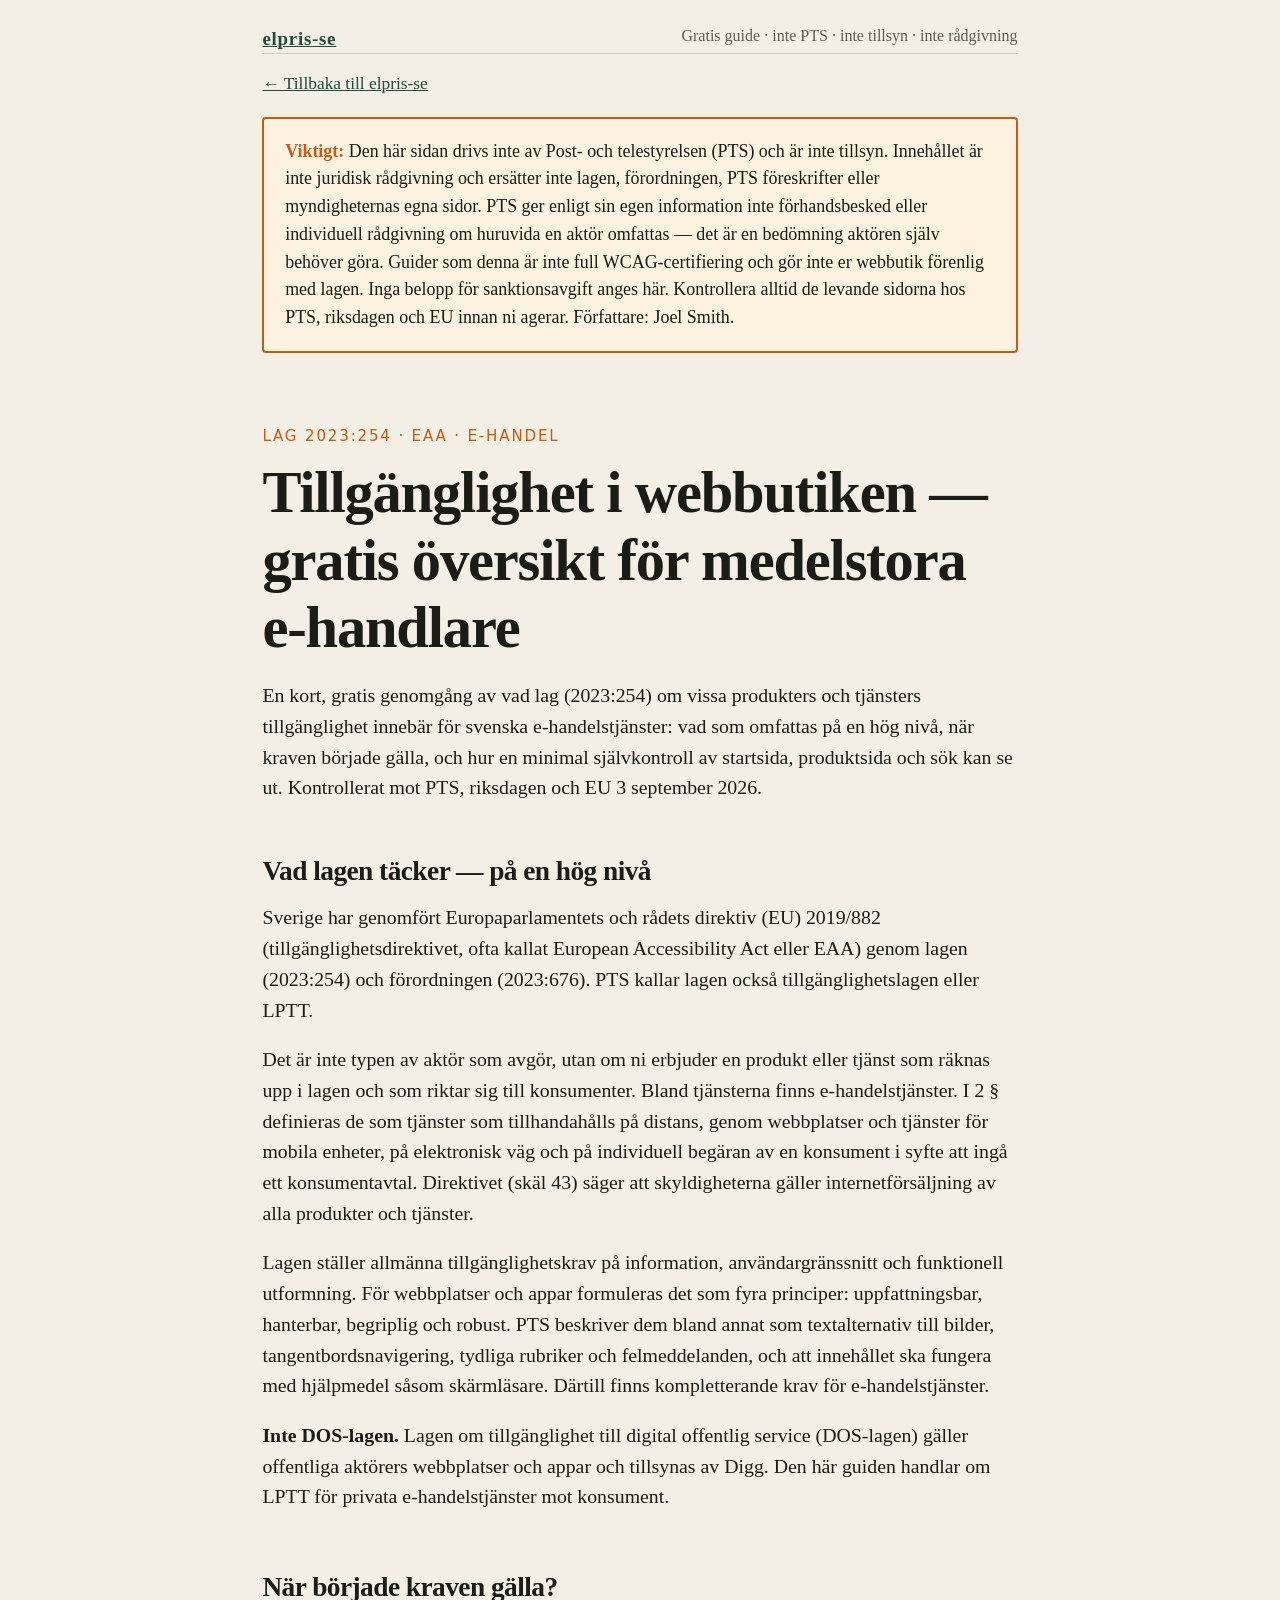
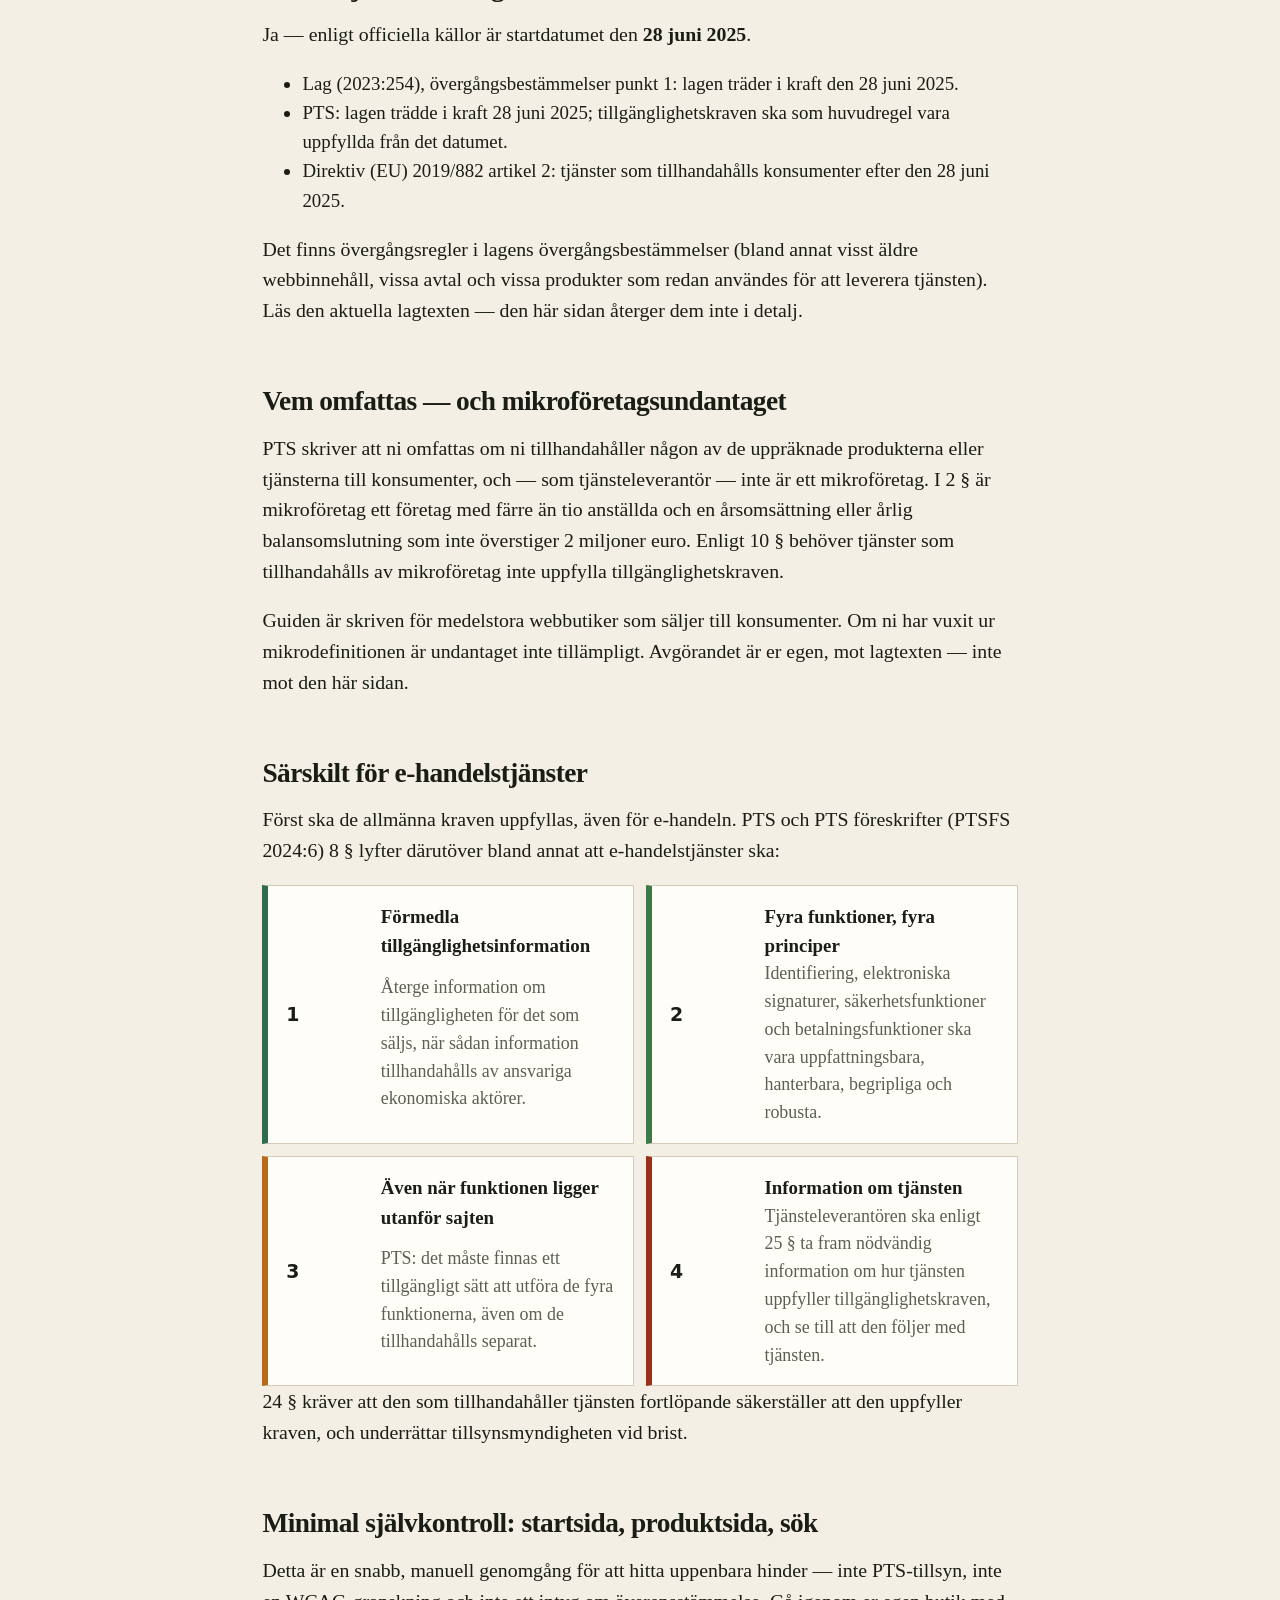
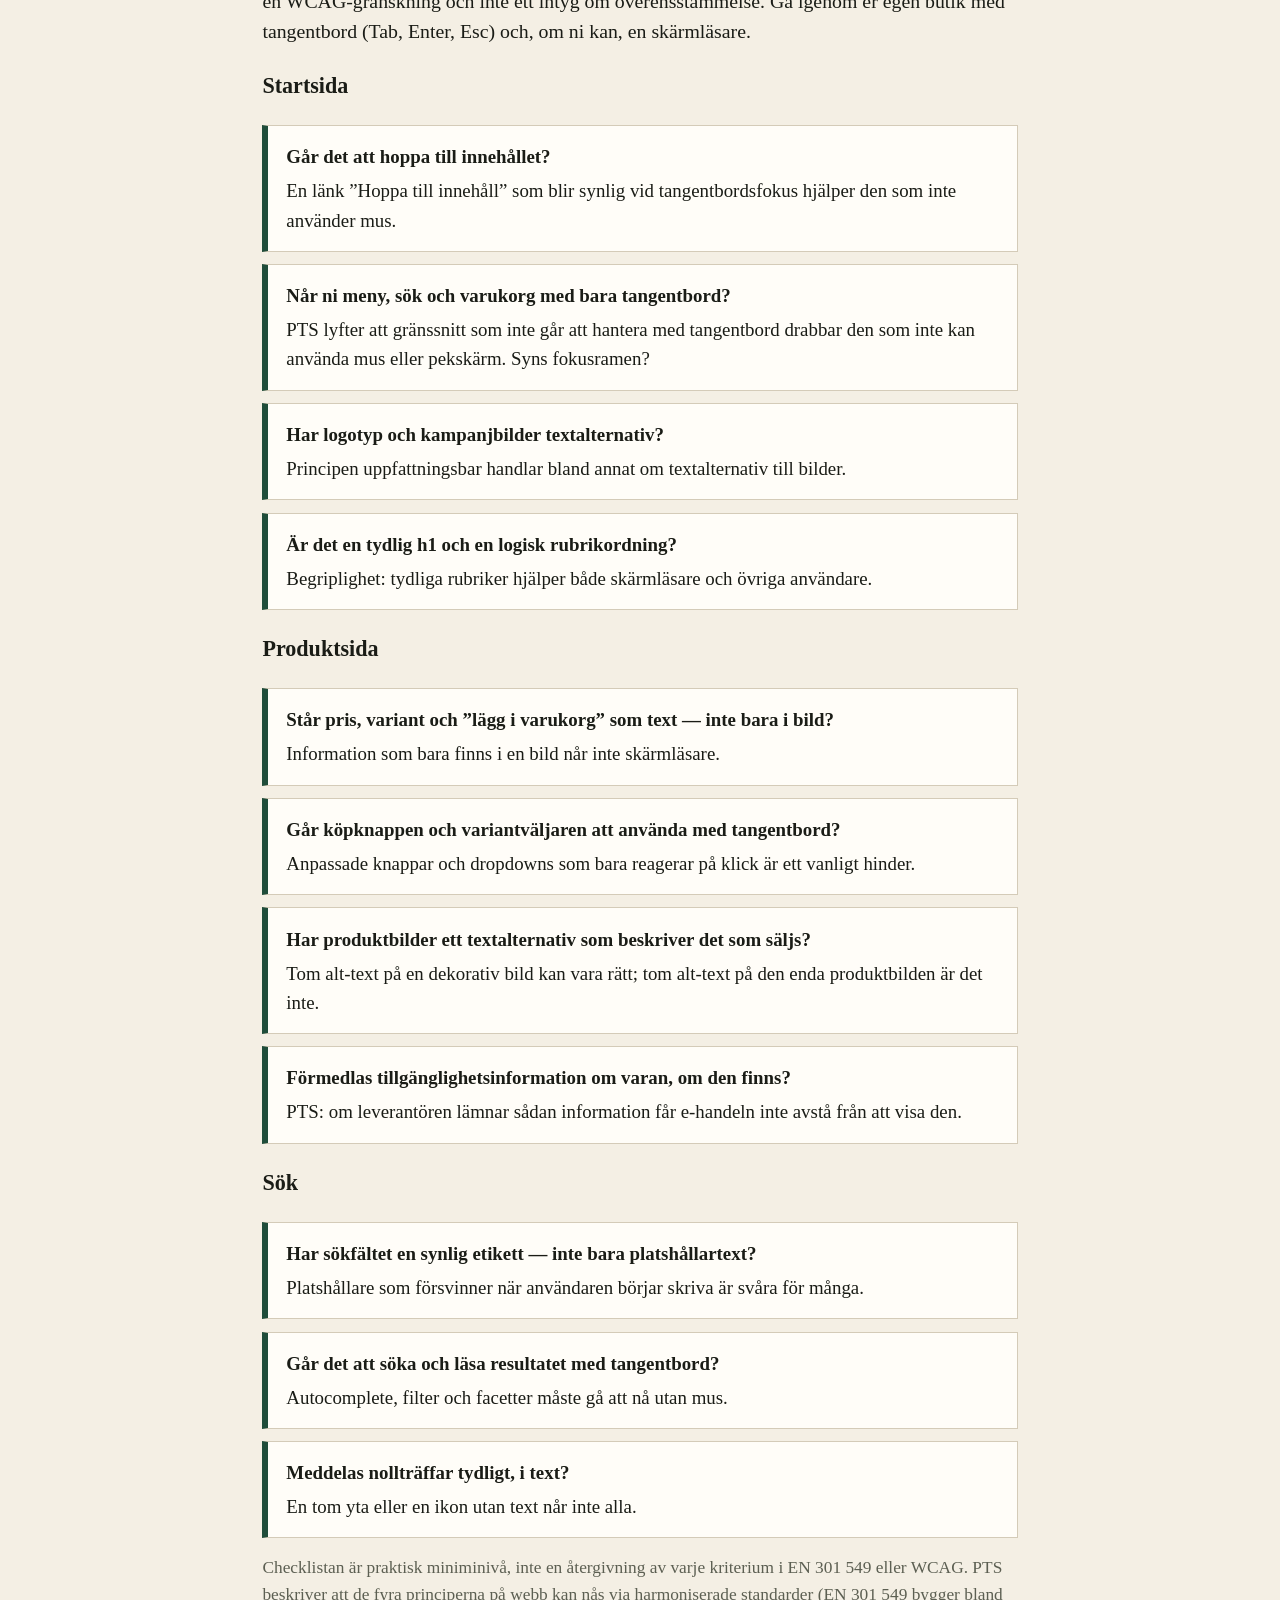
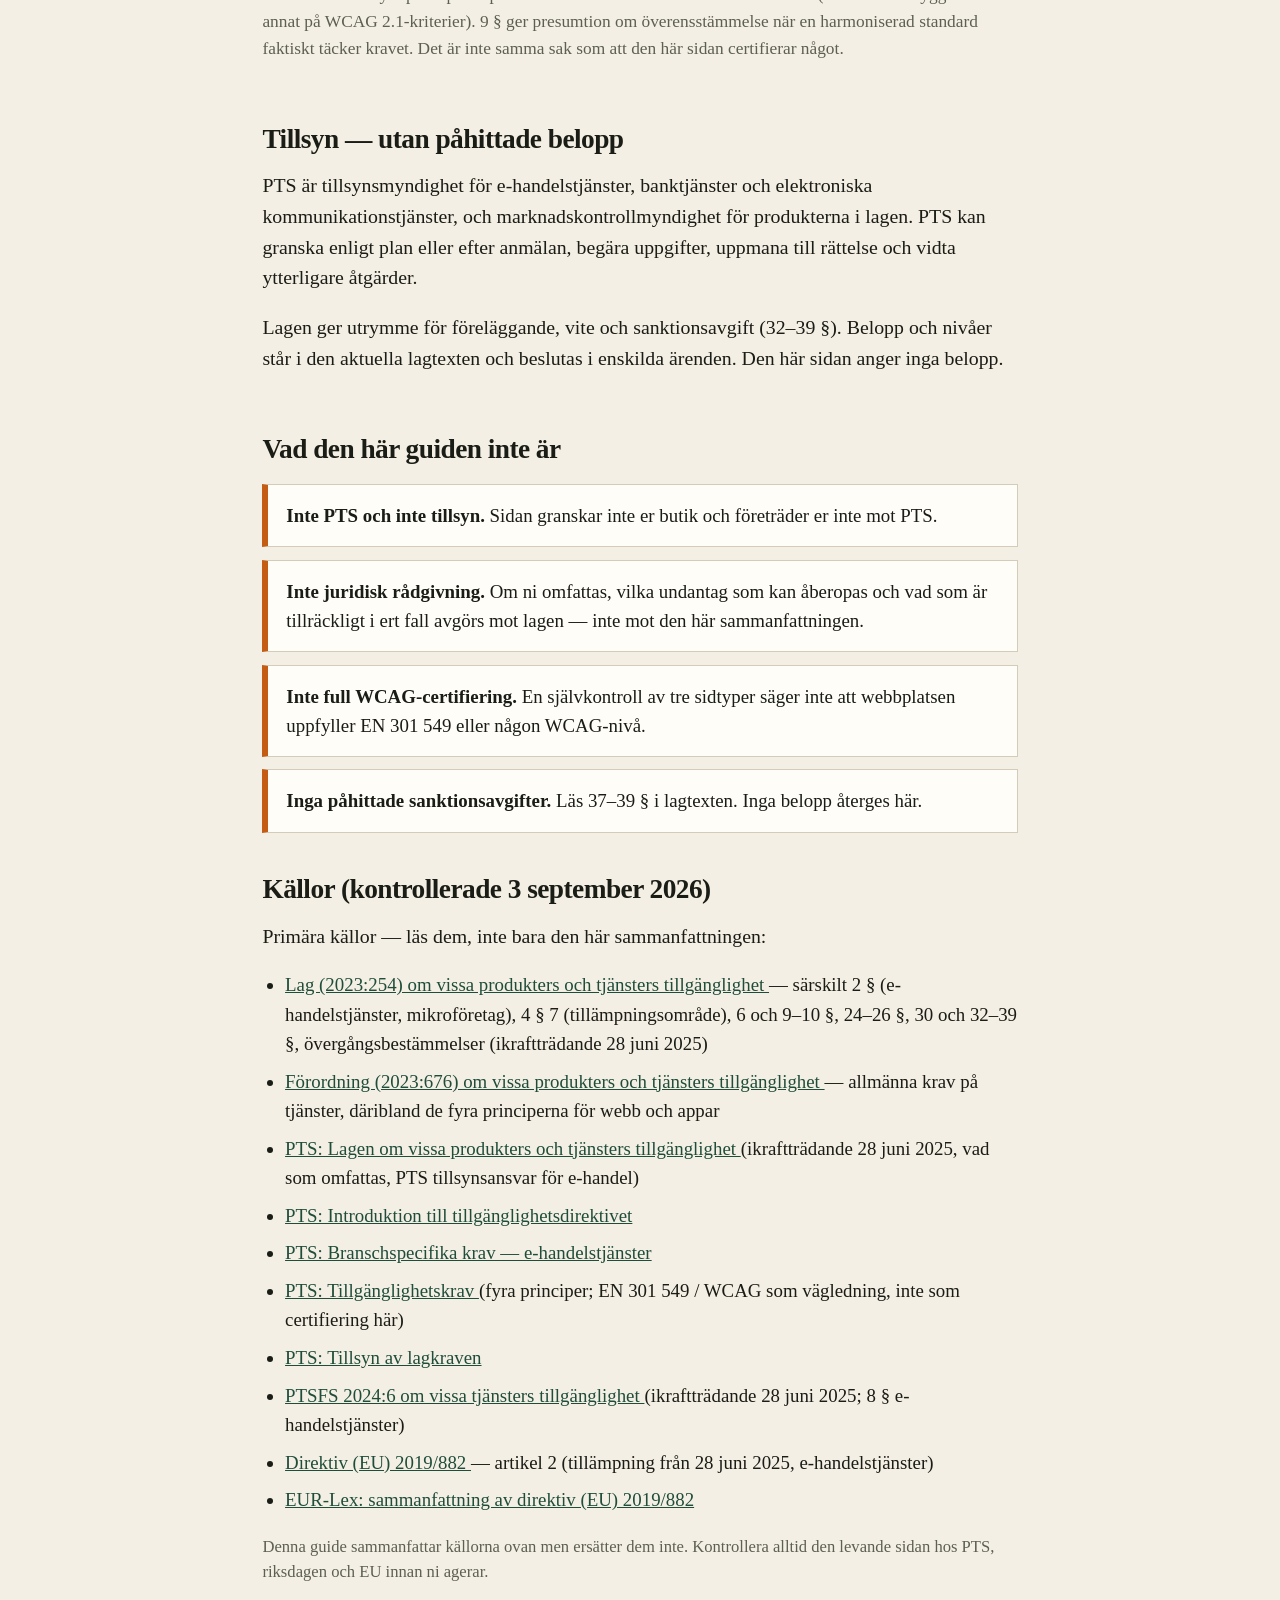
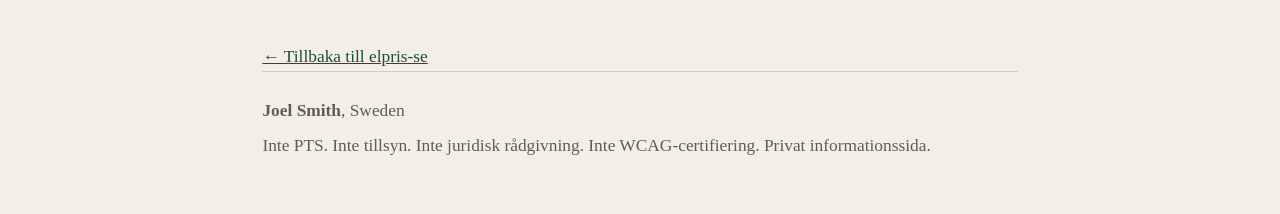
<file: eaa-webbutik/index.html>
<!DOCTYPE html>
<html lang="sv">
<head>
  <meta charset="utf-8">
  <meta name="viewport" content="width=device-width, initial-scale=1">
  <title>Tillgänglighetslagen för webbutiker (EAA / lag 2023:254) — gratis guide — elpris-se</title>
  <meta name="description" content="Gratis översikt av lag (2023:254) och EU:s tillgänglighetsdirektiv (EAA) för svenska e-handelstjänster: vad som omfattas, ikraftträdande 28 juni 2025, och en minimal självkontroll av startsida, produktsida och sök. Inte PTS, inte tillsyn, inte juridisk rådgivning, inte WCAG-certifiering.">
  <link rel="canonical" href="https://drlipton.github.io/elpris-se/eaa-webbutik/">
  <link rel="stylesheet" href="../styles.css">
  <style>
    .disclaimer {
      background: #fdf1e0;
      border: 2px solid var(--accent);
      border-radius: 4px;
      padding: 1rem 1.1rem;
      margin: 1rem 0 1.6rem;
      font-size: 0.95rem;
    }
    .disclaimer strong {
      color: var(--accent);
    }
    .back-link {
      margin: 0.9rem 0 0;
      font-size: 0.92rem;
    }
    .check-list {
      list-style: none;
      margin: 1rem 0 0;
      padding: 0;
      display: grid;
      gap: 0.65rem;
    }
    .check-list li {
      padding: 0.85rem 0.95rem;
      background: var(--card);
      border: 1px solid var(--line);
      border-left: 6px solid var(--live);
    }
    .check-list strong {
      display: block;
      margin-bottom: 0.25rem;
    }
    .not-list {
      list-style: none;
      margin: 1rem 0 0;
      padding: 0;
      display: grid;
      gap: 0.65rem;
    }
    .not-list li {
      padding: 0.85rem 0.95rem;
      background: var(--card);
      border: 1px solid var(--line);
      border-left: 6px solid var(--accent);
    }
    .sources ul {
      margin: 0.5rem 0 1rem;
      padding-left: 1.2rem;
    }
    .sources li {
      margin-bottom: 0.45rem;
    }
  </style>
</head>
<body>
  <a class="skip" href="#innehall">Hoppa till innehåll</a>

  <header class="top">
    <p class="brand"><a href="../index.html">elpris-se</a></p>
    <p class="brand-note">Gratis guide · inte PTS · inte tillsyn · inte rådgivning</p>
  </header>

  <main id="innehall">
    <p class="back-link"><a href="../index.html">← Tillbaka till elpris-se</a></p>

    <div class="disclaimer">
      <strong>Viktigt:</strong> Den här sidan drivs inte av Post- och telestyrelsen (PTS)
      och är inte tillsyn. Innehållet är inte juridisk rådgivning och ersätter inte lagen,
      förordningen, PTS föreskrifter eller myndigheternas egna sidor. PTS ger enligt sin
      egen information inte förhandsbesked eller individuell rådgivning om huruvida en
      aktör omfattas — det är en bedömning aktören själv behöver göra. Guider som denna
      är inte full WCAG-certifiering och gör inte er webbutik förenlig med lagen.
      Inga belopp för sanktionsavgift anges här. Kontrollera alltid de levande sidorna
      hos PTS, riksdagen och EU innan ni agerar. Författare: Joel Smith.
    </div>

    <section class="hero">
      <p class="kicker">LAG 2023:254 · EAA · E-HANDEL</p>
      <h1>Tillgänglighet i webbutiken — gratis översikt för medelstora e-handlare</h1>
      <p class="lede">
        En kort, gratis genomgång av vad lag (2023:254) om vissa produkters och tjänsters
        tillgänglighet innebär för svenska e-handelstjänster: vad som omfattas på en hög
        nivå, när kraven började gälla, och hur en minimal självkontroll av startsida,
        produktsida och sök kan se ut. Kontrollerat mot PTS, riksdagen och EU 3 september 2026.
      </p>
    </section>

    <section class="zones" aria-labelledby="vad-rubrik">
      <h2 id="vad-rubrik">Vad lagen täcker — på en hög nivå</h2>
      <p>
        Sverige har genomfört Europaparlamentets och rådets direktiv (EU) 2019/882
        (tillgänglighetsdirektivet, ofta kallat European Accessibility Act eller EAA)
        genom lagen (2023:254) och förordningen (2023:676). PTS kallar lagen också
        tillgänglighetslagen eller LPTT.
      </p>
      <p>
        Det är inte typen av aktör som avgör, utan om ni erbjuder en produkt eller tjänst
        som räknas upp i lagen och som riktar sig till konsumenter. Bland tjänsterna finns
        e-handelstjänster. I 2 § definieras de som tjänster som tillhandahålls på distans,
        genom webbplatser och tjänster för mobila enheter, på elektronisk väg och på
        individuell begäran av en konsument i syfte att ingå ett konsumentavtal.
        Direktivet (skäl 43) säger att skyldigheterna gäller internetförsäljning av
        alla produkter och tjänster.
      </p>
      <p>
        Lagen ställer allmänna tillgänglighetskrav på information, användargränssnitt
        och funktionell utformning. För webbplatser och appar formuleras det som fyra
        principer: uppfattningsbar, hanterbar, begriplig och robust. PTS beskriver dem
        bland annat som textalternativ till bilder, tangentbordsnavigering, tydliga
        rubriker och felmeddelanden, och att innehållet ska fungera med hjälpmedel
        såsom skärmläsare. Därtill finns kompletterande krav för e-handelstjänster.
      </p>
      <p>
        <strong>Inte DOS-lagen.</strong> Lagen om tillgänglighet till digital offentlig
        service (DOS-lagen) gäller offentliga aktörers webbplatser och appar och tillsynas
        av Digg. Den här guiden handlar om LPTT för privata e-handelstjänster mot konsument.
      </p>
    </section>

    <section class="zones" aria-labelledby="datum-rubrik">
      <h2 id="datum-rubrik">När började kraven gälla?</h2>
      <p>
        Ja — enligt officiella källor är startdatumet den <strong>28 juni 2025</strong>.
      </p>
      <ul>
        <li>Lag (2023:254), övergångsbestämmelser punkt 1: lagen träder i kraft den 28 juni 2025.</li>
        <li>PTS: lagen trädde i kraft 28 juni 2025; tillgänglighetskraven ska som huvudregel vara uppfyllda från det datumet.</li>
        <li>Direktiv (EU) 2019/882 artikel 2: tjänster som tillhandahålls konsumenter efter den 28 juni 2025.</li>
      </ul>
      <p>
        Det finns övergångsregler i lagens övergångsbestämmelser (bland annat visst äldre
        webbinnehåll, vissa avtal och vissa produkter som redan användes för att leverera
        tjänsten). Läs den aktuella lagtexten — den här sidan återger dem inte i detalj.
      </p>
    </section>

    <section class="zones" aria-labelledby="vem-rubrik">
      <h2 id="vem-rubrik">Vem omfattas — och mikroföretagsundantaget</h2>
      <p>
        PTS skriver att ni omfattas om ni tillhandahåller någon av de uppräknade
        produkterna eller tjänsterna till konsumenter, och — som tjänsteleverantör —
        inte är ett mikroföretag. I 2 § är mikroföretag ett företag med färre än tio
        anställda och en årsomsättning eller årlig balansomslutning som inte överstiger
        2 miljoner euro. Enligt 10 § behöver tjänster som tillhandahålls av mikroföretag
        inte uppfylla tillgänglighetskraven.
      </p>
      <p>
        Guiden är skriven för medelstora webbutiker som säljer till konsumenter. Om ni
        har vuxit ur mikrodefinitionen är undantaget inte tillämpligt. Avgörandet är er
        egen, mot lagtexten — inte mot den här sidan.
      </p>
    </section>

    <section class="zones" aria-labelledby="ehandel-rubrik">
      <h2 id="ehandel-rubrik">Särskilt för e-handelstjänster</h2>
      <p>
        Först ska de allmänna kraven uppfyllas, även för e-handeln. PTS och PTS
        föreskrifter (PTSFS 2024:6) 8 § lyfter därutöver bland annat att e-handelstjänster ska:
      </p>
      <ol class="zone-list">
        <li>
          <span class="zone-code">1</span>
          <span class="zone-name">Förmedla tillgänglighetsinformation</span>
          <span class="zone-desc">Återge information om tillgängligheten för det som säljs, när sådan information tillhandahålls av ansvariga ekonomiska aktörer.</span>
        </li>
        <li>
          <span class="zone-code">2</span>
          <span class="zone-name">Fyra funktioner, fyra principer</span>
          <span class="zone-desc">Identifiering, elektroniska signaturer, säkerhetsfunktioner och betalningsfunktioner ska vara uppfattningsbara, hanterbara, begripliga och robusta.</span>
        </li>
        <li>
          <span class="zone-code">3</span>
          <span class="zone-name">Även när funktionen ligger utanför sajten</span>
          <span class="zone-desc">PTS: det måste finnas ett tillgängligt sätt att utföra de fyra funktionerna, även om de tillhandahålls separat.</span>
        </li>
        <li>
          <span class="zone-code">4</span>
          <span class="zone-name">Information om tjänsten</span>
          <span class="zone-desc">Tjänsteleverantören ska enligt 25 § ta fram nödvändig information om hur tjänsten uppfyller tillgänglighetskraven, och se till att den följer med tjänsten.</span>
        </li>
      </ol>
      <p>
        24 § kräver att den som tillhandahåller tjänsten fortlöpande säkerställer att den
        uppfyller kraven, och underrättar tillsynsmyndigheten vid brist.
      </p>
    </section>

    <section class="prices" aria-labelledby="check-rubrik">
      <h2 id="check-rubrik">Minimal självkontroll: startsida, produktsida, sök</h2>
      <p>
        Detta är en snabb, manuell genomgång för att hitta uppenbara hinder — inte
        PTS-tillsyn, inte en WCAG-granskning och inte ett intyg om överensstämmelse.
        Gå igenom er egen butik med tangentbord (Tab, Enter, Esc) och, om ni kan, en
        skärmläsare.
      </p>

      <h3>Startsida</h3>
      <ul class="check-list">
        <li>
          <strong>Går det att hoppa till innehållet?</strong>
          En länk ”Hoppa till innehåll” som blir synlig vid tangentbordsfokus hjälper den
          som inte använder mus.
        </li>
        <li>
          <strong>Når ni meny, sök och varukorg med bara tangentbord?</strong>
          PTS lyfter att gränssnitt som inte går att hantera med tangentbord drabbar den
          som inte kan använda mus eller pekskärm. Syns fokusramen?
        </li>
        <li>
          <strong>Har logotyp och kampanjbilder textalternativ?</strong>
          Principen uppfattningsbar handlar bland annat om textalternativ till bilder.
        </li>
        <li>
          <strong>Är det en tydlig h1 och en logisk rubrikordning?</strong>
          Begriplighet: tydliga rubriker hjälper både skärmläsare och övriga användare.
        </li>
      </ul>

      <h3>Produktsida</h3>
      <ul class="check-list">
        <li>
          <strong>Står pris, variant och ”lägg i varukorg” som text — inte bara i bild?</strong>
          Information som bara finns i en bild når inte skärmläsare.
        </li>
        <li>
          <strong>Går köpknappen och variantväljaren att använda med tangentbord?</strong>
          Anpassade knappar och dropdowns som bara reagerar på klick är ett vanligt hinder.
        </li>
        <li>
          <strong>Har produktbilder ett textalternativ som beskriver det som säljs?</strong>
          Tom alt-text på en dekorativ bild kan vara rätt; tom alt-text på den enda
          produktbilden är det inte.
        </li>
        <li>
          <strong>Förmedlas tillgänglighetsinformation om varan, om den finns?</strong>
          PTS: om leverantören lämnar sådan information får e-handeln inte avstå från
          att visa den.
        </li>
      </ul>

      <h3>Sök</h3>
      <ul class="check-list">
        <li>
          <strong>Har sökfältet en synlig etikett — inte bara platshållartext?</strong>
          Platshållare som försvinner när användaren börjar skriva är svåra för många.
        </li>
        <li>
          <strong>Går det att söka och läsa resultatet med tangentbord?</strong>
          Autocomplete, filter och facetter måste gå att nå utan mus.
        </li>
        <li>
          <strong>Meddelas nollträffar tydligt, i text?</strong>
          En tom yta eller en ikon utan text når inte alla.
        </li>
      </ul>
      <p class="source">
        Checklistan är praktisk miniminivå, inte en återgivning av varje kriterium i
        EN 301 549 eller WCAG. PTS beskriver att de fyra principerna på webb kan nås
        via harmoniserade standarder (EN 301 549 bygger bland annat på WCAG 2.1-kriterier).
        9 § ger presumtion om överensstämmelse när en harmoniserad standard faktiskt
        täcker kravet. Det är inte samma sak som att den här sidan certifierar något.
      </p>
    </section>

    <section class="zones" aria-labelledby="tillsyn-rubrik">
      <h2 id="tillsyn-rubrik">Tillsyn — utan påhittade belopp</h2>
      <p>
        PTS är tillsynsmyndighet för e-handelstjänster, banktjänster och elektroniska
        kommunikationstjänster, och marknadskontrollmyndighet för produkterna i lagen.
        PTS kan granska enligt plan eller efter anmälan, begära uppgifter, uppmana till
        rättelse och vidta ytterligare åtgärder.
      </p>
      <p>
        Lagen ger utrymme för föreläggande, vite och sanktionsavgift (32–39 §).
        Belopp och nivåer står i den aktuella lagtexten och beslutas i enskilda ärenden.
        Den här sidan anger inga belopp.
      </p>
    </section>

    <section class="zones" aria-labelledby="inte-rubrik">
      <h2 id="inte-rubrik">Vad den här guiden inte är</h2>
      <ul class="not-list">
        <li><strong>Inte PTS och inte tillsyn.</strong> Sidan granskar inte er butik och företräder er inte mot PTS.</li>
        <li><strong>Inte juridisk rådgivning.</strong> Om ni omfattas, vilka undantag som kan åberopas och vad som är tillräckligt i ert fall avgörs mot lagen — inte mot den här sammanfattningen.</li>
        <li><strong>Inte full WCAG-certifiering.</strong> En självkontroll av tre sidtyper säger inte att webbplatsen uppfyller EN 301 549 eller någon WCAG-nivå.</li>
        <li><strong>Inga påhittade sanktionsavgifter.</strong> Läs 37–39 § i lagtexten. Inga belopp återges här.</li>
      </ul>
    </section>

    <section class="cta sources" aria-labelledby="kallor-rubrik">
      <h2 id="kallor-rubrik">Källor (kontrollerade 3 september 2026)</h2>
      <p>Primära källor — läs dem, inte bara den här sammanfattningen:</p>
      <ul>
        <li>
          <a href="https://www.riksdagen.se/sv/dokument-och-lagar/dokument/svensk-forfattningssamling/lag-2023254-om-vissa-produkters-och-tjansters_sfs-2023-254/">
            Lag (2023:254) om vissa produkters och tjänsters tillgänglighet
          </a>
          — särskilt 2 § (e-handelstjänster, mikroföretag), 4 § 7 (tillämpningsområde),
          6 och 9–10 §, 24–26 §, 30 och 32–39 §, övergångsbestämmelser (ikraftträdande 28 juni 2025)
        </li>
        <li>
          <a href="https://www.riksdagen.se/sv/dokument-och-lagar/dokument/svensk-forfattningssamling/forordning-2023676-om-vissa-produkters-och_sfs-2023-676/">
            Förordning (2023:676) om vissa produkters och tjänsters tillgänglighet
          </a>
          — allmänna krav på tjänster, däribland de fyra principerna för webb och appar
        </li>
        <li>
          <a href="https://pts.se/digital-inkludering/lagen-om-vissa-produkters-och-tjansters-tillganglighet/">
            PTS: Lagen om vissa produkters och tjänsters tillgänglighet
          </a>
          (ikraftträdande 28 juni 2025, vad som omfattas, PTS tillsynsansvar för e-handel)
        </li>
        <li>
          <a href="https://www.pts.se/digital-inkludering/lagkrav/introduktion-till-tillganglighetsdirektivet/">
            PTS: Introduktion till tillgänglighetsdirektivet
          </a>
        </li>
        <li>
          <a href="https://pts.se/digital-inkludering/lagkrav/introduktion-till-tillganglighetsdirektivet/branschspecifika-krav/">
            PTS: Branschspecifika krav — e-handelstjänster
          </a>
        </li>
        <li>
          <a href="https://www.pts.se/digital-inkludering/lagkrav/introduktion-till-tillganglighetsdirektivet/tillganglighetskrav/">
            PTS: Tillgänglighetskrav
          </a>
          (fyra principer; EN 301 549 / WCAG som vägledning, inte som certifiering här)
        </li>
        <li>
          <a href="https://pts.se/digital-inkludering/lagen-om-vissa-produkters-och-tjansters-tillganglighet/pts-tillsyn/">
            PTS: Tillsyn av lagkraven
          </a>
        </li>
        <li>
          <a href="https://pts.se/regelbibliotek/foreskrifter-om-vissa-tjansters-tillganglighet/">
            PTSFS 2024:6 om vissa tjänsters tillgänglighet
          </a>
          (ikraftträdande 28 juni 2025; 8 § e-handelstjänster)
        </li>
        <li>
          <a href="https://eur-lex.europa.eu/legal-content/SV/TXT/?uri=CELEX:32019L0882">
            Direktiv (EU) 2019/882
          </a>
          — artikel 2 (tillämpning från 28 juni 2025, e-handelstjänster)
        </li>
        <li>
          <a href="https://eur-lex.europa.eu/legal-content/SV/LSU/?uri=CELEX:32019L0882">
            EUR-Lex: sammanfattning av direktiv (EU) 2019/882
          </a>
        </li>
      </ul>
      <p class="btn-note">
        Denna guide sammanfattar källorna ovan men ersätter dem inte. Kontrollera alltid
        den levande sidan hos PTS, riksdagen och EU innan ni agerar.
      </p>
    </section>

    <p class="back-link"><a href="../index.html">← Tillbaka till elpris-se</a></p>
  </main>

  <footer>
    <p><strong>Joel Smith</strong>, Sweden</p>
    <p>Inte PTS. Inte tillsyn. Inte juridisk rådgivning. Inte WCAG-certifiering. Privat informationssida.</p>
  </footer>
</body>
</html>
</file>
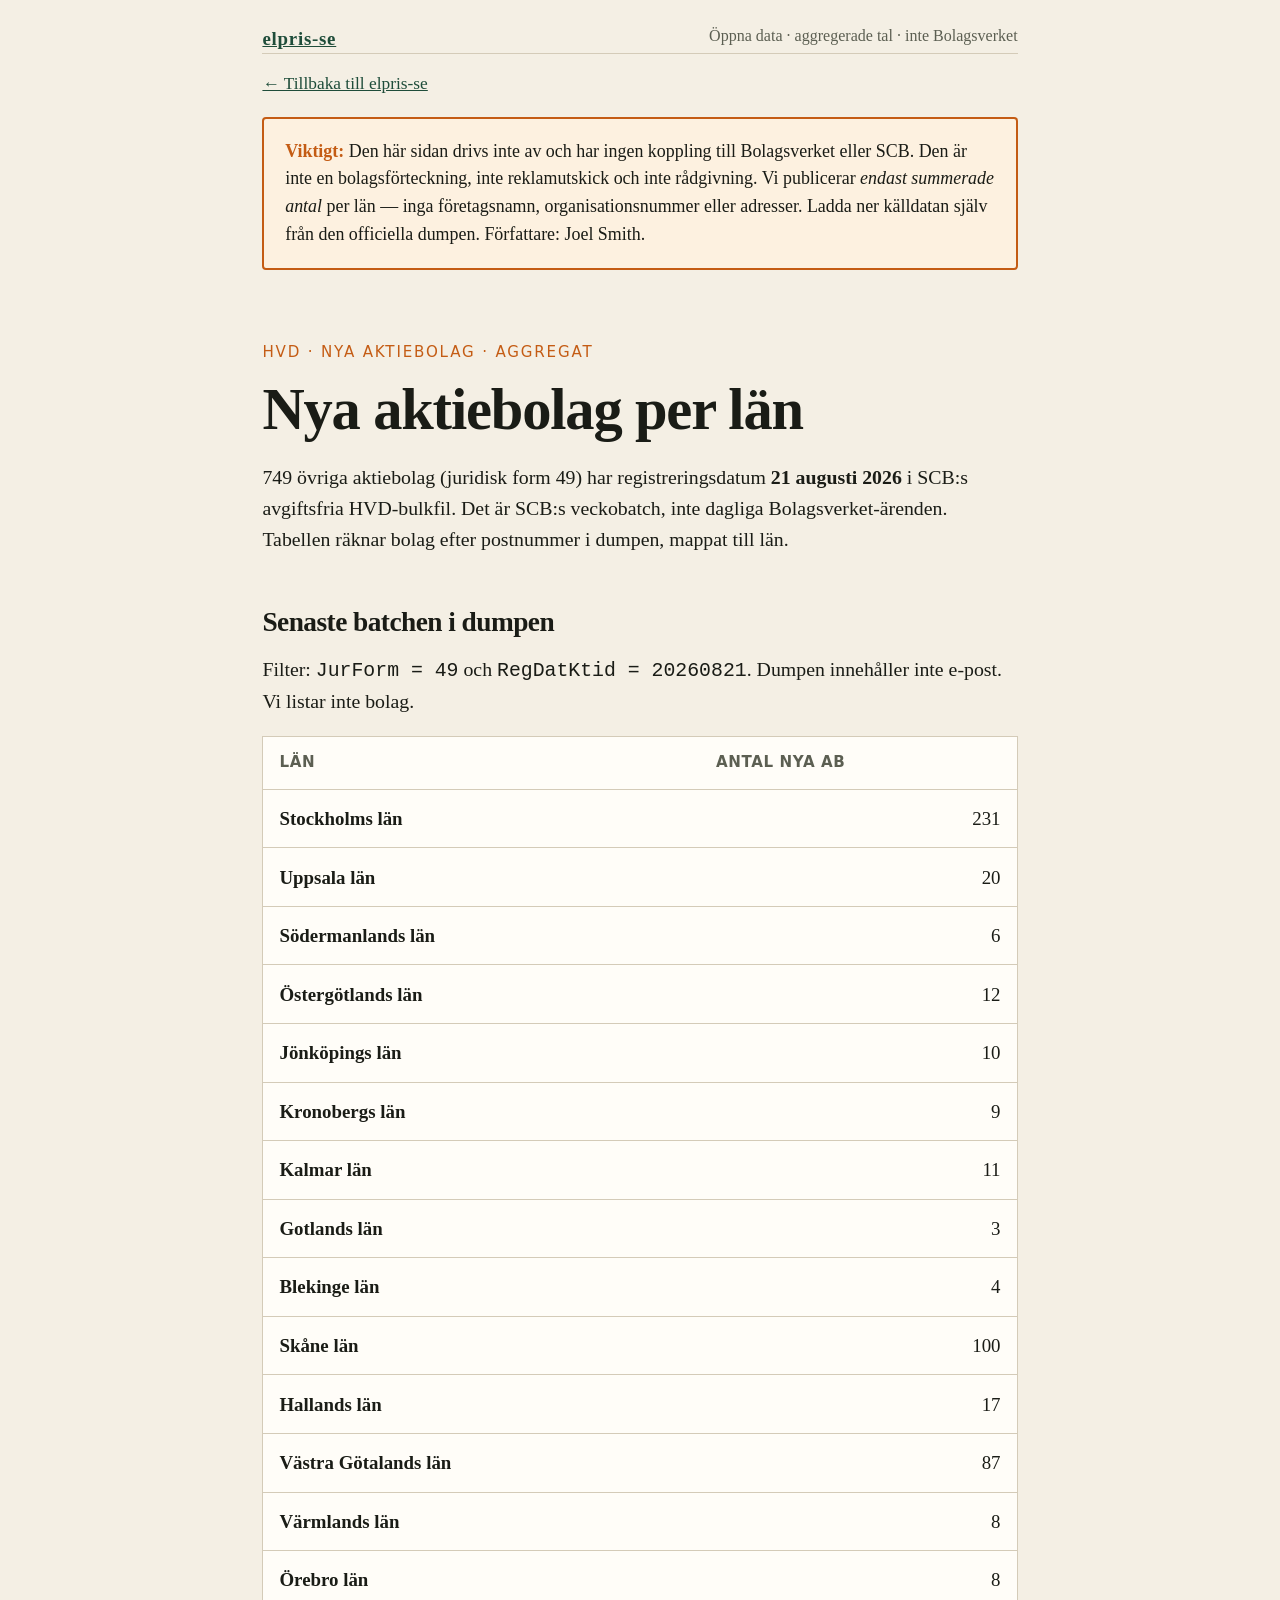
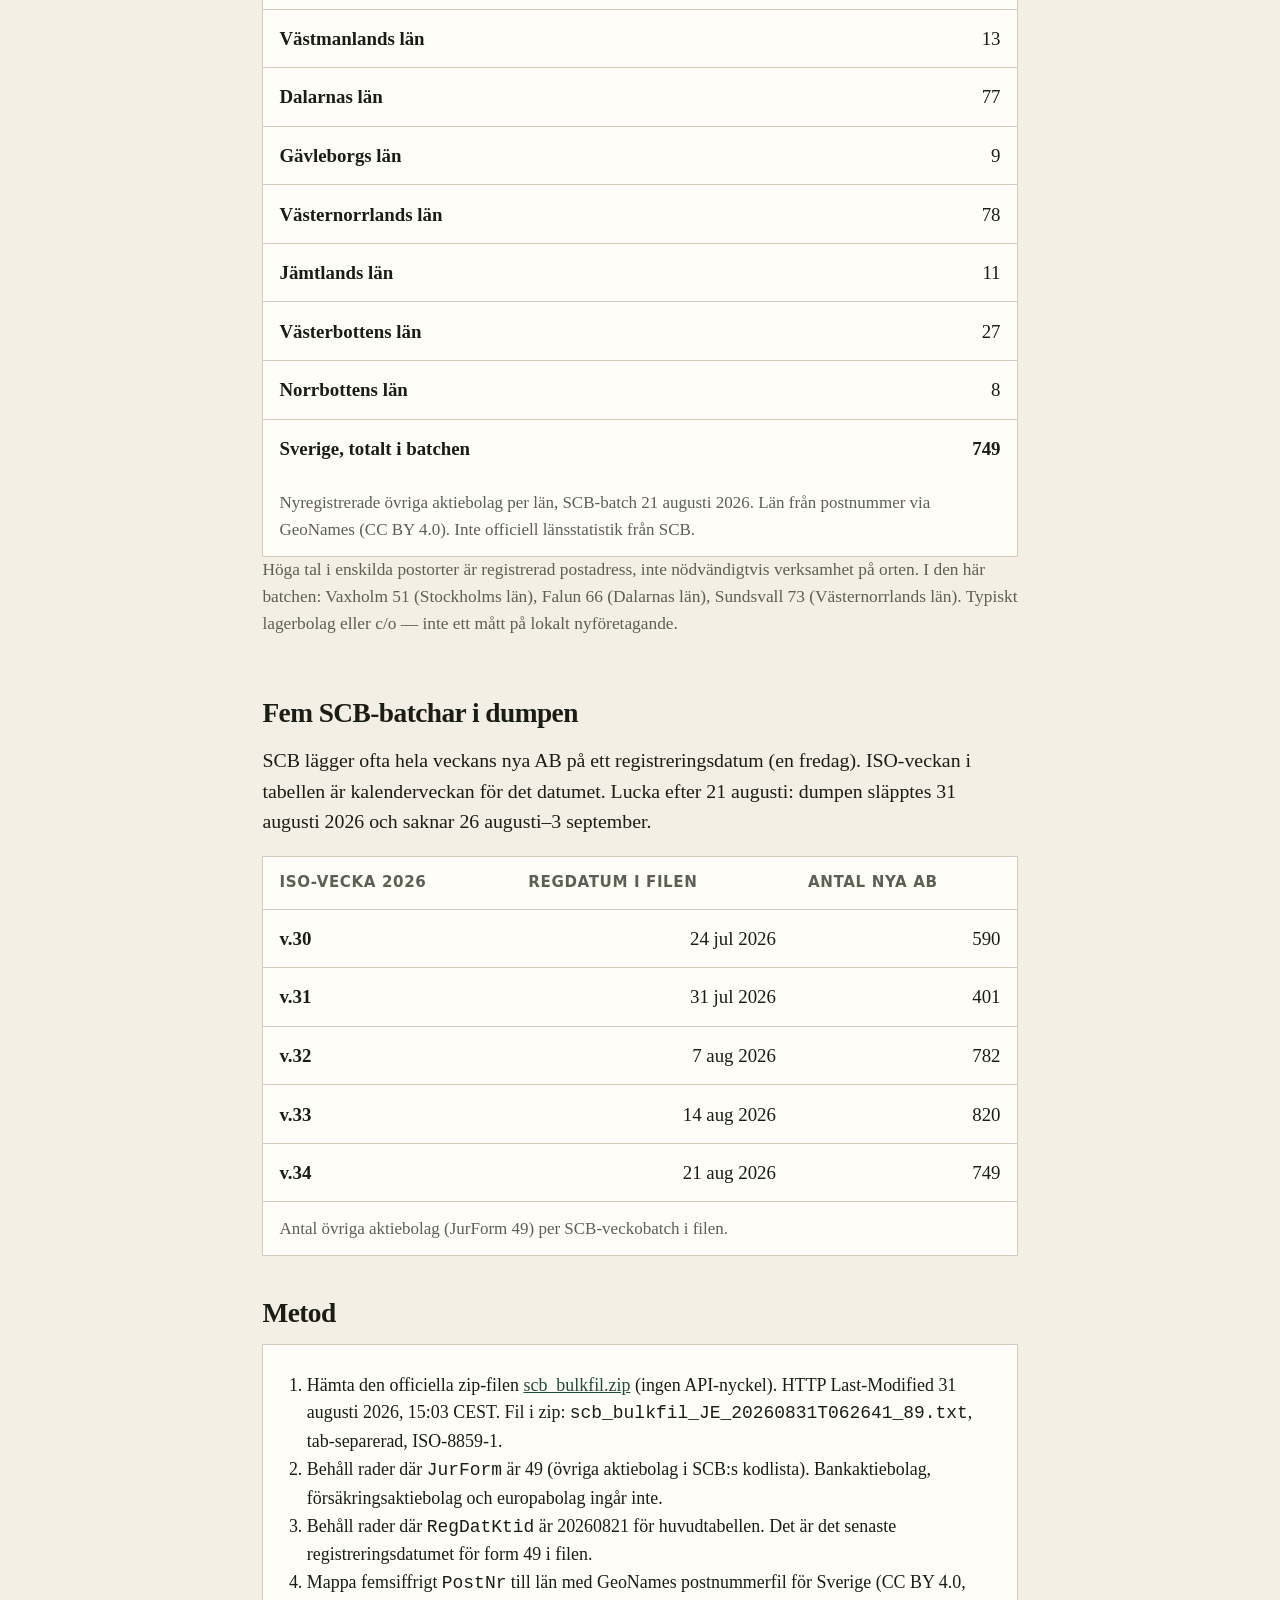
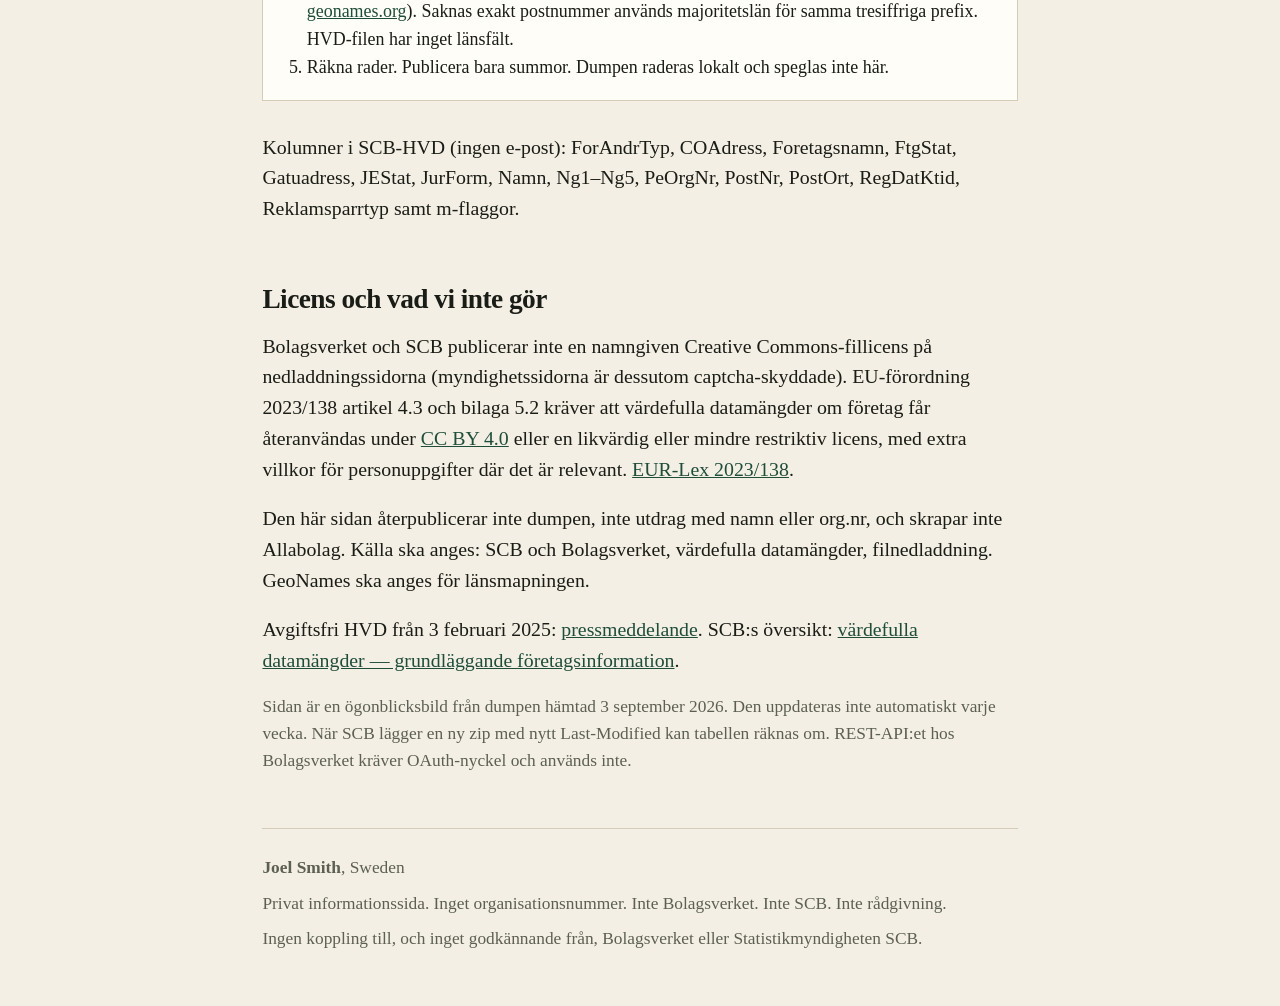
<file: nya-aktiebolag/index.html>
<!DOCTYPE html>
<html lang="sv">
<head>
  <meta charset="utf-8">
  <meta name="viewport" content="width=device-width, initial-scale=1">
  <title>Nya aktiebolag per län — veckobatch 21 aug 2026 — elpris-se</title>
  <meta name="description" content="Antal nyregistrerade aktiebolag (juridisk form 49) per län i SCB:s avgiftsfria HVD-dump. Aggregerade tal, ingen bolagslista. Källa: SCB/Bolagsverket.">
  <link rel="canonical" href="https://drlipton.github.io/elpris-se/nya-aktiebolag/">
  <link rel="stylesheet" href="../styles.css">
  <style>
    .disclaimer {
      background: #fdf1e0;
      border: 2px solid var(--accent);
      border-radius: 4px;
      padding: 1rem 1.1rem;
      margin: 1rem 0 1.6rem;
      font-size: 0.95rem;
    }
    .disclaimer strong { color: var(--accent); }
    .back-link { margin: 0.9rem 0 0; font-size: 0.92rem; }
    .method {
      background: var(--card);
      border: 1px solid var(--line);
      padding: 1rem 1.1rem;
      margin: 0 0 1.6rem;
      font-size: 0.95rem;
    }
    .method ol { margin: 0.4rem 0 0; padding-left: 1.2rem; }
    .note {
      color: var(--muted);
      font-size: 0.92rem;
    }
    td { text-align: right; }
    th[scope="row"] { text-align: left; }
    .total-row th, .total-row td { font-weight: 700; border-bottom: none; }
  </style>
</head>
<body>
  <a class="skip" href="#innehall">Hoppa till innehåll</a>

  <header class="top">
    <p class="brand"><a href="../index.html">elpris-se</a></p>
    <p class="brand-note">Öppna data · aggregerade tal · inte Bolagsverket</p>
  </header>

  <main id="innehall">
    <p class="back-link"><a href="../index.html">← Tillbaka till elpris-se</a></p>

    <div class="disclaimer">
      <strong>Viktigt:</strong> Den här sidan drivs inte av och har ingen koppling till
      Bolagsverket eller SCB. Den är inte en bolagsförteckning, inte reklamutskick och
      inte rådgivning. Vi publicerar <em>endast summerade antal</em> per län — inga
      företagsnamn, organisationsnummer eller adresser. Ladda ner källdatan själv från
      den officiella dumpen. Författare: Joel Smith.
    </div>

    <section class="hero">
      <p class="kicker">HVD · NYA AKTIEBOLAG · AGGREGAT</p>
      <h1>Nya aktiebolag per län</h1>
      <p class="lede">
        749 övriga aktiebolag (juridisk form 49) har registreringsdatum
        <strong>21 augusti 2026</strong> i SCB:s avgiftsfria HVD-bulkfil.
        Det är SCB:s veckobatch, inte dagliga Bolagsverket-ärenden.
        Tabellen räknar bolag efter postnummer i dumpen, mappat till län.
      </p>
    </section>

    <section class="prices" aria-labelledby="tabell-rubrik">
      <h2 id="tabell-rubrik">Senaste batchen i dumpen</h2>
      <p>
        Filter: <code>JurForm = 49</code> och <code>RegDatKtid = 20260821</code>.
        Dumpen innehåller inte e-post. Vi listar inte bolag.
      </p>

      <div class="table-wrap" role="region" aria-label="Nya aktiebolag per län" tabindex="0">
        <table>
          <caption>
            Nyregistrerade övriga aktiebolag per län, SCB-batch 21 augusti 2026.
            Län från postnummer via GeoNames (CC BY 4.0). Inte officiell länsstatistik från SCB.
          </caption>
          <thead>
            <tr>
              <th scope="col">Län</th>
              <th scope="col">Antal nya AB</th>
            </tr>
          </thead>
          <tbody>
            <tr>
              <th scope="row">Stockholms län</th>
              <td>231</td>
            </tr>
            <tr>
              <th scope="row">Uppsala län</th>
              <td>20</td>
            </tr>
            <tr>
              <th scope="row">Södermanlands län</th>
              <td>6</td>
            </tr>
            <tr>
              <th scope="row">Östergötlands län</th>
              <td>12</td>
            </tr>
            <tr>
              <th scope="row">Jönköpings län</th>
              <td>10</td>
            </tr>
            <tr>
              <th scope="row">Kronobergs län</th>
              <td>9</td>
            </tr>
            <tr>
              <th scope="row">Kalmar län</th>
              <td>11</td>
            </tr>
            <tr>
              <th scope="row">Gotlands län</th>
              <td>3</td>
            </tr>
            <tr>
              <th scope="row">Blekinge län</th>
              <td>4</td>
            </tr>
            <tr>
              <th scope="row">Skåne län</th>
              <td>100</td>
            </tr>
            <tr>
              <th scope="row">Hallands län</th>
              <td>17</td>
            </tr>
            <tr>
              <th scope="row">Västra Götalands län</th>
              <td>87</td>
            </tr>
            <tr>
              <th scope="row">Värmlands län</th>
              <td>8</td>
            </tr>
            <tr>
              <th scope="row">Örebro län</th>
              <td>8</td>
            </tr>
            <tr>
              <th scope="row">Västmanlands län</th>
              <td>13</td>
            </tr>
            <tr>
              <th scope="row">Dalarnas län</th>
              <td>77</td>
            </tr>
            <tr>
              <th scope="row">Gävleborgs län</th>
              <td>9</td>
            </tr>
            <tr>
              <th scope="row">Västernorrlands län</th>
              <td>78</td>
            </tr>
            <tr>
              <th scope="row">Jämtlands län</th>
              <td>11</td>
            </tr>
            <tr>
              <th scope="row">Västerbottens län</th>
              <td>27</td>
            </tr>
            <tr>
              <th scope="row">Norrbottens län</th>
              <td>8</td>
            </tr>
            <tr class="total-row">
              <th scope="row">Sverige, totalt i batchen</th>
              <td>749</td>
            </tr>
          </tbody>
        </table>
      </div>
      <p class="note">
        Höga tal i enskilda postorter är registrerad postadress, inte nödvändigtvis
        verksamhet på orten. I den här batchen: Vaxholm 51 (Stockholms län),
        Falun 66 (Dalarnas län), Sundsvall 73 (Västernorrlands län).
        Typiskt lagerbolag eller c/o — inte ett mått på lokalt nyföretagande.
      </p>
    </section>

    <section class="prices" aria-labelledby="veckor-rubrik">
      <h2 id="veckor-rubrik">Fem SCB-batchar i dumpen</h2>
      <p>
        SCB lägger ofta hela veckans nya AB på ett registreringsdatum (en fredag).
        ISO-veckan i tabellen är kalenderveckan för det datumet. Lucka efter 21 augusti:
        dumpen släpptes 31 augusti 2026 och saknar 26 augusti–3 september.
      </p>
      <div class="table-wrap" role="region" aria-label="Antal nya AB per SCB-batch" tabindex="0">
        <table>
          <caption>Antal övriga aktiebolag (JurForm 49) per SCB-veckobatch i filen.</caption>
          <thead>
            <tr>
              <th scope="col">ISO-vecka 2026</th>
              <th scope="col">RegDatum i filen</th>
              <th scope="col">Antal nya AB</th>
            </tr>
          </thead>
          <tbody>
            <tr>
              <th scope="row">v.30</th>
              <td>24 jul 2026</td>
              <td>590</td>
            </tr>
            <tr>
              <th scope="row">v.31</th>
              <td>31 jul 2026</td>
              <td>401</td>
            </tr>
            <tr>
              <th scope="row">v.32</th>
              <td>7 aug 2026</td>
              <td>782</td>
            </tr>
            <tr>
              <th scope="row">v.33</th>
              <td>14 aug 2026</td>
              <td>820</td>
            </tr>
            <tr>
              <th scope="row">v.34</th>
              <td>21 aug 2026</td>
              <td>749</td>
            </tr>
          </tbody>
        </table>
      </div>
    </section>

    <section class="zones" aria-labelledby="metod-rubrik">
      <h2 id="metod-rubrik">Metod</h2>
      <div class="method">
        <ol>
          <li>Hämta den officiella zip-filen
            <a href="https://vardefulla-datamangder.bolagsverket.se/scb/scb_bulkfil.zip">scb_bulkfil.zip</a>
            (ingen API-nyckel). HTTP Last-Modified 31 augusti 2026, 15:03 CEST.
            Fil i zip: <code>scb_bulkfil_JE_20260831T062641_89.txt</code>, tab-separerad, ISO-8859-1.
          </li>
          <li>Behåll rader där <code>JurForm</code> är 49 (övriga aktiebolag i SCB:s kodlista).
            Bankaktiebolag, försäkringsaktiebolag och europabolag ingår inte.
          </li>
          <li>Behåll rader där <code>RegDatKtid</code> är 20260821 för huvudtabellen.
            Det är det senaste registreringsdatumet för form 49 i filen.
          </li>
          <li>Mappa femsiffrigt <code>PostNr</code> till län med GeoNames postnummerfil för Sverige
            (CC BY 4.0, <a href="https://www.geonames.org/">geonames.org</a>).
            Saknas exakt postnummer används majoritetslän för samma tresiffriga prefix.
            HVD-filen har inget länsfält.
          </li>
          <li>Räkna rader. Publicera bara summor. Dumpen raderas lokalt och speglas inte här.
          </li>
        </ol>
      </div>
      <p>
        Kolumner i SCB-HVD (ingen e-post): ForAndrTyp, COAdress, Foretagsnamn, FtgStat,
        Gatuadress, JEStat, JurForm, Namn, Ng1–Ng5, PeOrgNr, PostNr, PostOrt, RegDatKtid,
        Reklamsparrtyp samt m-flaggor.
      </p>
    </section>

    <section class="zones" aria-labelledby="licens-rubrik">
      <h2 id="licens-rubrik">Licens och vad vi inte gör</h2>
      <p>
        Bolagsverket och SCB publicerar inte en namngiven Creative Commons-fillicens på
        nedladdningssidorna (myndighetssidorna är dessutom captcha-skyddade).
        EU-förordning 2023/138 artikel 4.3 och bilaga 5.2 kräver att värdefulla datamängder
        om företag får återanvändas under
        <a href="https://creativecommons.org/licenses/by/4.0/">CC BY 4.0</a>
        eller en likvärdig eller mindre restriktiv licens, med extra villkor för personuppgifter
        där det är relevant.
        <a href="https://eur-lex.europa.eu/eli/reg/2023/138/oj">EUR-Lex 2023/138</a>.
      </p>
      <p>
        Den här sidan återpublicerar inte dumpen, inte utdrag med namn eller org.nr, och
        skrapar inte Allabolag. Källa ska anges: SCB och Bolagsverket, värdefulla datamängder,
        filnedladdning. GeoNames ska anges för länsmapningen.
      </p>
      <p>
        Avgiftsfri HVD från 3 februari 2025:
        <a href="https://via.tt.se/pressmeddelande/3776114/avgiftsfri-data-nar-bolagsverket-och-scb-lanserar-vardefulla-datamangder">pressmeddelande</a>.
        SCB:s översikt:
        <a href="https://www.scb.se/vara-tjanster/bestall-data-och-statistik/foretagsregistret/vardefulla-datamangder--grundlaggande-foretagsinformation/">värdefulla datamängder — grundläggande företagsinformation</a>.
      </p>
      <p class="note">
        Sidan är en ögonblicksbild från dumpen hämtad 3 september 2026. Den uppdateras inte
        automatiskt varje vecka. När SCB lägger en ny zip med nytt Last-Modified kan tabellen räknas om.
        REST-API:et hos Bolagsverket kräver OAuth-nyckel och används inte.
      </p>
    </section>
  </main>

  <footer>
    <p><strong>Joel Smith</strong>, Sweden</p>
    <p>Privat informationssida. Inget organisationsnummer. Inte Bolagsverket. Inte SCB. Inte rådgivning.</p>
    <p>Ingen koppling till, och inget godkännande från, Bolagsverket eller Statistikmyndigheten SCB.</p>
  </footer>
</body>
</html>
</file>
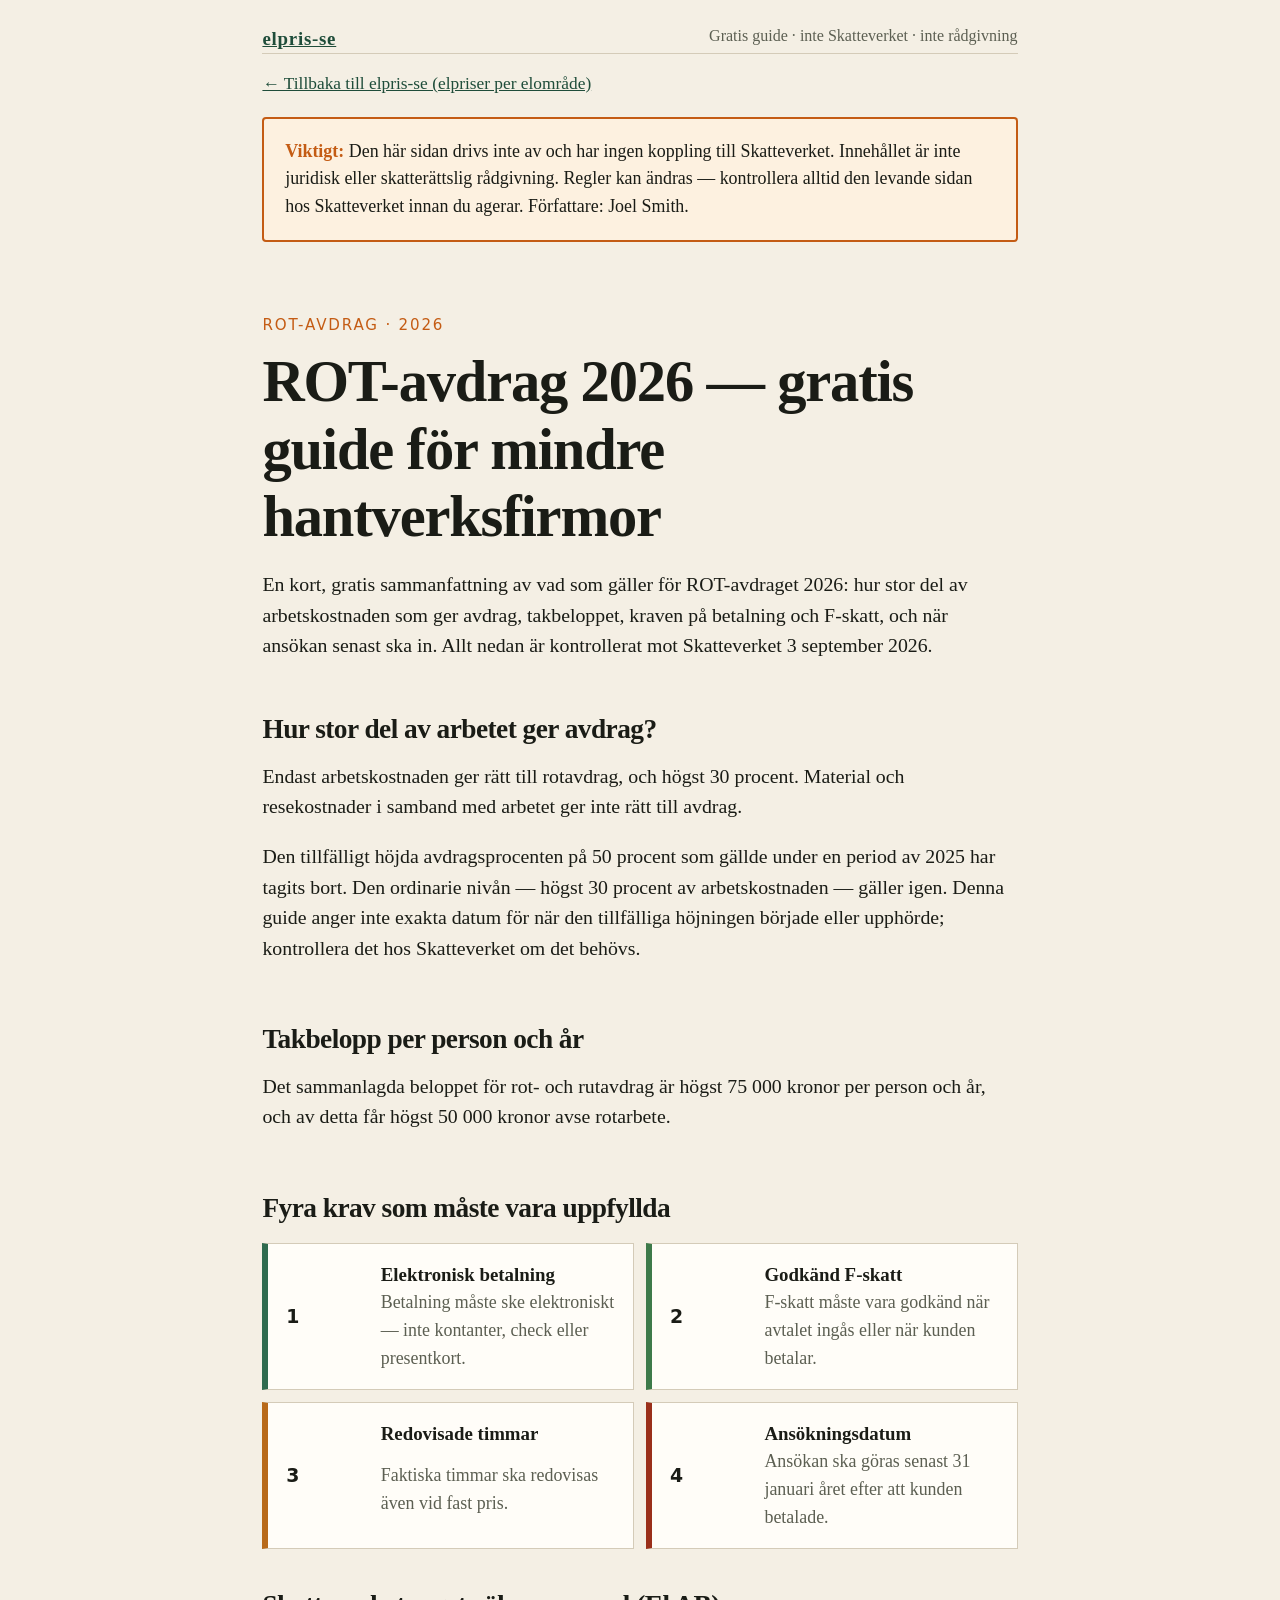
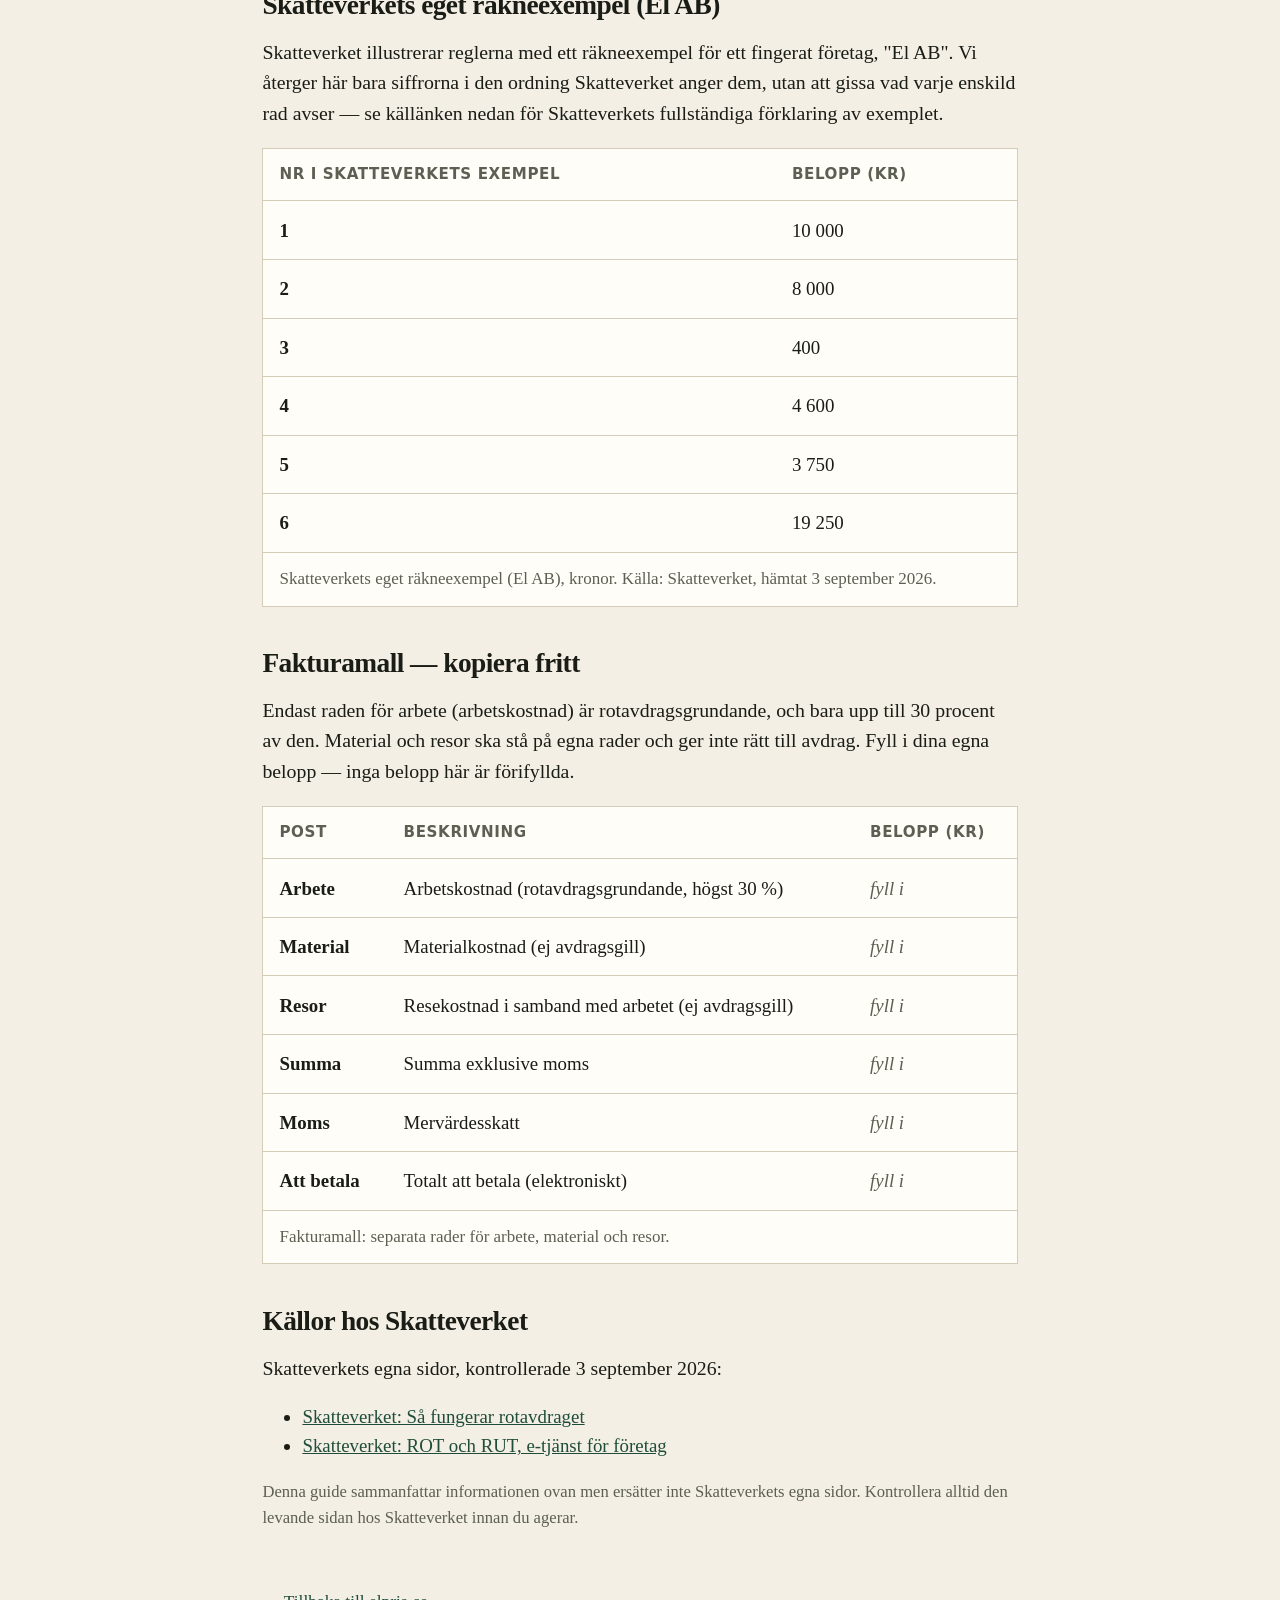
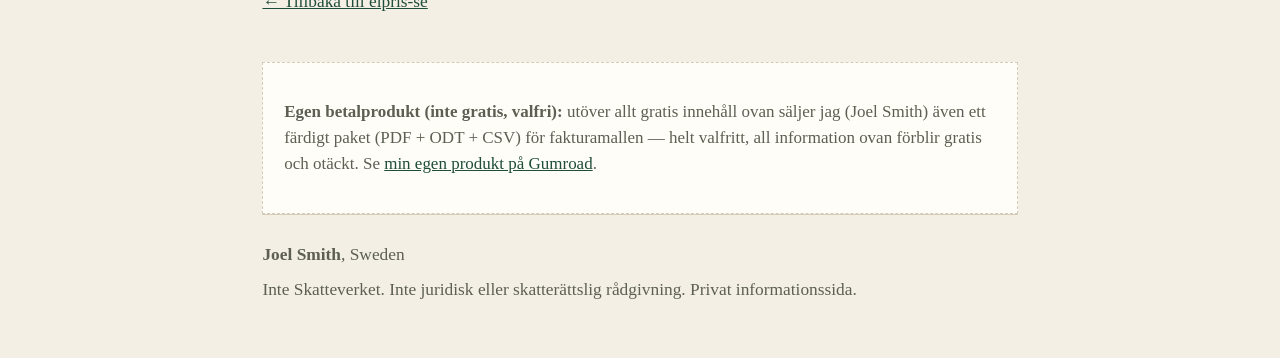
<file: rot-avdrag-2026/index.html>
<!DOCTYPE html>
<html lang="sv">
<head>
  <meta charset="utf-8">
  <meta name="viewport" content="width=device-width, initial-scale=1">
  <title>ROT-avdrag 2026 för hantverkare — gratis guide — elpris-se</title>
  <meta name="description" content="Gratis guide till ROT-avdraget 2026 för mindre hantverksfirmor: 30 procent på arbetskostnaden, takbelopp, elektronisk betalning, F-skatt, ansökningsdatum och en kopierbar fakturamall. Källa: Skatteverket.">
  <link rel="canonical" href="https://drlipton.github.io/elpris-se/rot-avdrag-2026/">
  <link rel="stylesheet" href="../styles.css">
  <style>
    .disclaimer {
      background: #fdf1e0;
      border: 2px solid var(--accent);
      border-radius: 4px;
      padding: 1rem 1.1rem;
      margin: 1rem 0 1.6rem;
      font-size: 0.95rem;
    }
    .disclaimer strong {
      color: var(--accent);
    }
    .back-link {
      margin: 0.9rem 0 0;
      font-size: 0.92rem;
    }
    .paid-note {
      margin: 2.4rem auto 0;
      width: min(var(--max), calc(100% - 2rem));
      padding: 1rem 1.1rem;
      border: 1px dashed var(--line);
      background: var(--card);
      font-size: 0.9rem;
      color: var(--muted);
    }
    .fill {
      color: var(--muted);
      font-style: italic;
    }
  </style>
</head>
<body>
  <a class="skip" href="#innehall">Hoppa till innehåll</a>

  <header class="top">
    <p class="brand"><a href="../index.html">elpris-se</a></p>
    <p class="brand-note">Gratis guide · inte Skatteverket · inte rådgivning</p>
  </header>

  <main id="innehall">
    <p class="back-link"><a href="../index.html">← Tillbaka till elpris-se (elpriser per elområde)</a></p>

    <div class="disclaimer">
      <strong>Viktigt:</strong> Den här sidan drivs inte av och har ingen koppling till Skatteverket.
      Innehållet är inte juridisk eller skatterättslig rådgivning. Regler kan ändras — kontrollera
      alltid den levande sidan hos Skatteverket innan du agerar. Författare: Joel Smith.
    </div>

    <section class="hero">
      <p class="kicker">ROT-AVDRAG · 2026</p>
      <h1>ROT-avdrag 2026 — gratis guide för mindre hantverksfirmor</h1>
      <p class="lede">
        En kort, gratis sammanfattning av vad som gäller för ROT-avdraget 2026: hur stor del av
        arbetskostnaden som ger avdrag, takbeloppet, kraven på betalning och F-skatt, och när
        ansökan senast ska in. Allt nedan är kontrollerat mot Skatteverket 3 september 2026.
      </p>
    </section>

    <section class="zones" aria-labelledby="niva-rubrik">
      <h2 id="niva-rubrik">Hur stor del av arbetet ger avdrag?</h2>
      <p>
        Endast arbetskostnaden ger rätt till rotavdrag, och högst 30 procent. Material och
        resekostnader i samband med arbetet ger inte rätt till avdrag.
      </p>
      <p>
        Den tillfälligt höjda avdragsprocenten på 50 procent som gällde under en period av 2025
        har tagits bort. Den ordinarie nivån — högst 30 procent av arbetskostnaden — gäller igen.
        Denna guide anger inte exakta datum för när den tillfälliga höjningen började eller
        upphörde; kontrollera det hos Skatteverket om det behövs.
      </p>
    </section>

    <section class="zones" aria-labelledby="tak-rubrik">
      <h2 id="tak-rubrik">Takbelopp per person och år</h2>
      <p>
        Det sammanlagda beloppet för rot- och rutavdrag är högst 75 000 kronor per person och år,
        och av detta får högst 50 000 kronor avse rotarbete.
      </p>
    </section>

    <section class="zones" aria-labelledby="krav-rubrik">
      <h2 id="krav-rubrik">Fyra krav som måste vara uppfyllda</h2>
      <ol class="zone-list">
        <li>
          <span class="zone-code">1</span>
          <span class="zone-name">Elektronisk betalning</span>
          <span class="zone-desc">Betalning måste ske elektroniskt — inte kontanter, check eller presentkort.</span>
        </li>
        <li>
          <span class="zone-code">2</span>
          <span class="zone-name">Godkänd F-skatt</span>
          <span class="zone-desc">F-skatt måste vara godkänd när avtalet ingås eller när kunden betalar.</span>
        </li>
        <li>
          <span class="zone-code">3</span>
          <span class="zone-name">Redovisade timmar</span>
          <span class="zone-desc">Faktiska timmar ska redovisas även vid fast pris.</span>
        </li>
        <li>
          <span class="zone-code">4</span>
          <span class="zone-name">Ansökningsdatum</span>
          <span class="zone-desc">Ansökan ska göras senast 31 januari året efter att kunden betalade.</span>
        </li>
      </ol>
    </section>

    <section class="prices" aria-labelledby="exempel-rubrik">
      <h2 id="exempel-rubrik">Skatteverkets eget räkneexempel (El AB)</h2>
      <p>
        Skatteverket illustrerar reglerna med ett räkneexempel för ett fingerat företag,
        &quot;El AB&quot;. Vi återger här bara siffrorna i den ordning Skatteverket anger dem,
        utan att gissa vad varje enskild rad avser — se källänken nedan för Skatteverkets
        fullständiga förklaring av exemplet.
      </p>
      <div class="table-wrap" role="region" aria-label="Skatteverkets räkneexempel El AB" tabindex="0">
        <table>
          <caption>Skatteverkets eget räkneexempel (El AB), kronor. Källa: Skatteverket, hämtat 3 september 2026.</caption>
          <thead>
            <tr>
              <th scope="col">Nr i Skatteverkets exempel</th>
              <th scope="col">Belopp (kr)</th>
            </tr>
          </thead>
          <tbody>
            <tr><th scope="row">1</th><td>10 000</td></tr>
            <tr><th scope="row">2</th><td>8 000</td></tr>
            <tr><th scope="row">3</th><td>400</td></tr>
            <tr><th scope="row">4</th><td>4 600</td></tr>
            <tr><th scope="row">5</th><td>3 750</td></tr>
            <tr><th scope="row">6</th><td>19 250</td></tr>
          </tbody>
        </table>
      </div>
    </section>

    <section class="prices" aria-labelledby="faktura-rubrik">
      <h2 id="faktura-rubrik">Fakturamall — kopiera fritt</h2>
      <p>
        Endast raden för arbete (arbetskostnad) är rotavdragsgrundande, och bara upp till 30
        procent av den. Material och resor ska stå på egna rader och ger inte rätt till avdrag.
        Fyll i dina egna belopp — inga belopp här är förifyllda.
      </p>
      <div class="table-wrap" role="region" aria-label="Fakturamall med separata rader för arbete, material och resor" tabindex="0">
        <table>
          <caption>Fakturamall: separata rader för arbete, material och resor.</caption>
          <thead>
            <tr>
              <th scope="col">Post</th>
              <th scope="col">Beskrivning</th>
              <th scope="col">Belopp (kr)</th>
            </tr>
          </thead>
          <tbody>
            <tr>
              <th scope="row">Arbete</th>
              <td>Arbetskostnad (rotavdragsgrundande, högst 30 %)</td>
              <td class="fill">fyll i</td>
            </tr>
            <tr>
              <th scope="row">Material</th>
              <td>Materialkostnad (ej avdragsgill)</td>
              <td class="fill">fyll i</td>
            </tr>
            <tr>
              <th scope="row">Resor</th>
              <td>Resekostnad i samband med arbetet (ej avdragsgill)</td>
              <td class="fill">fyll i</td>
            </tr>
            <tr>
              <th scope="row">Summa</th>
              <td>Summa exklusive moms</td>
              <td class="fill">fyll i</td>
            </tr>
            <tr>
              <th scope="row">Moms</th>
              <td>Mervärdesskatt</td>
              <td class="fill">fyll i</td>
            </tr>
            <tr>
              <th scope="row">Att betala</th>
              <td>Totalt att betala (elektroniskt)</td>
              <td class="fill">fyll i</td>
            </tr>
          </tbody>
        </table>
      </div>
    </section>

    <section class="cta" aria-labelledby="kallor-rubrik">
      <h2 id="kallor-rubrik">Källor hos Skatteverket</h2>
      <p>Skatteverkets egna sidor, kontrollerade 3 september 2026:</p>
      <ul>
        <li>
          <a href="https://www.skatteverket.se/foretag/skatterochavdrag/rotochrut/safungerarrotavdraget.4.2ef18e6a125660db8b080002709.html">
            Skatteverket: Så fungerar rotavdraget
          </a>
        </li>
        <li>
          <a href="https://skatteverket.se/foretag/etjansterochblanketter/allaetjanster/tjanster/rotochrutforetag.4.361dc8c15312eff6fdfca4.html">
            Skatteverket: ROT och RUT, e-tjänst för företag
          </a>
        </li>
      </ul>
      <p class="btn-note">
        Denna guide sammanfattar informationen ovan men ersätter inte Skatteverkets egna sidor.
        Kontrollera alltid den levande sidan hos Skatteverket innan du agerar.
      </p>
    </section>

    <p class="back-link"><a href="../index.html">← Tillbaka till elpris-se</a></p>
  </main>

  <div class="paid-note">
    <p>
      <strong>Egen betalprodukt (inte gratis, valfri):</strong> utöver allt gratis innehåll ovan
      säljer jag (Joel Smith) även ett färdigt paket (PDF + ODT + CSV) för fakturamallen — helt
      valfritt, all information ovan förblir gratis och otäckt. Se
      <a href="https://1152758572762.gumroad.com/l/peeoiz">min egen produkt på Gumroad</a>.
    </p>
  </div>

  <footer>
    <p><strong>Joel Smith</strong>, Sweden</p>
    <p>Inte Skatteverket. Inte juridisk eller skatterättslig rådgivning. Privat informationssida.</p>
  </footer>
</body>
</html>
</file>
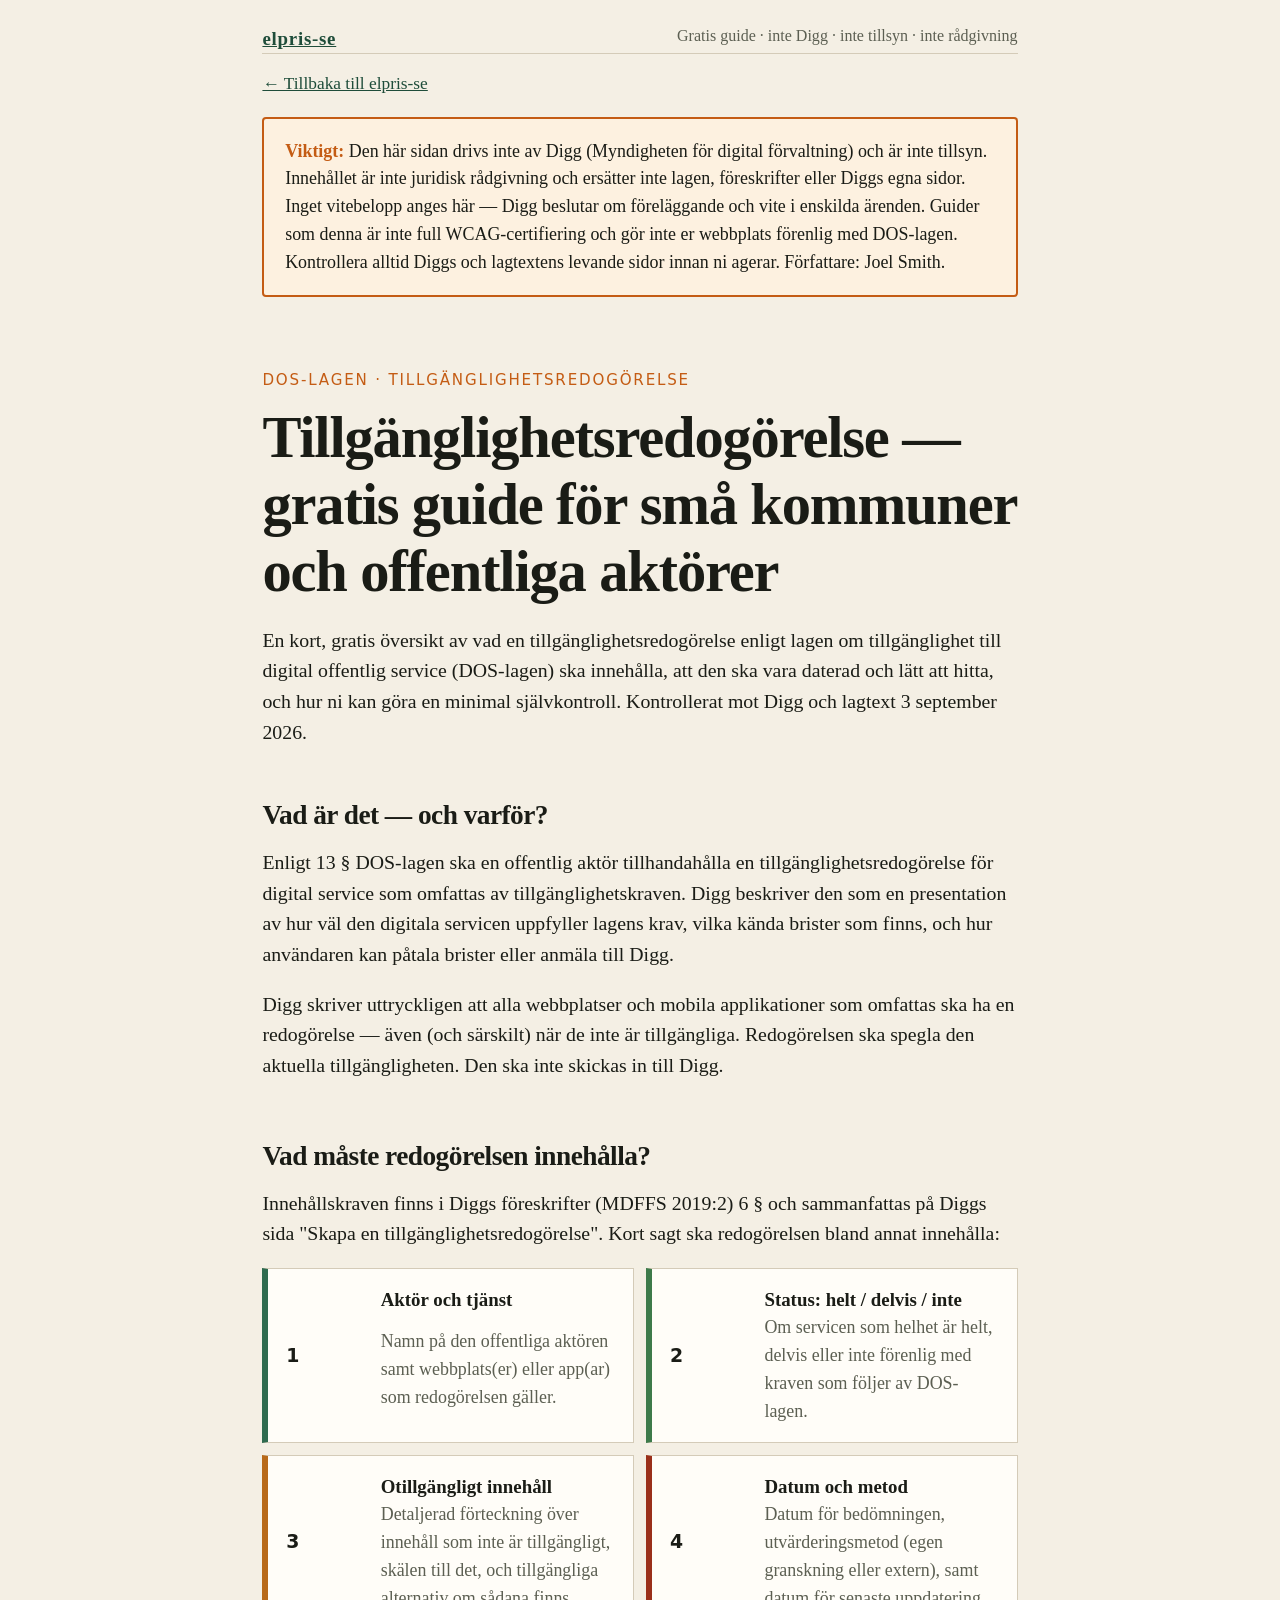
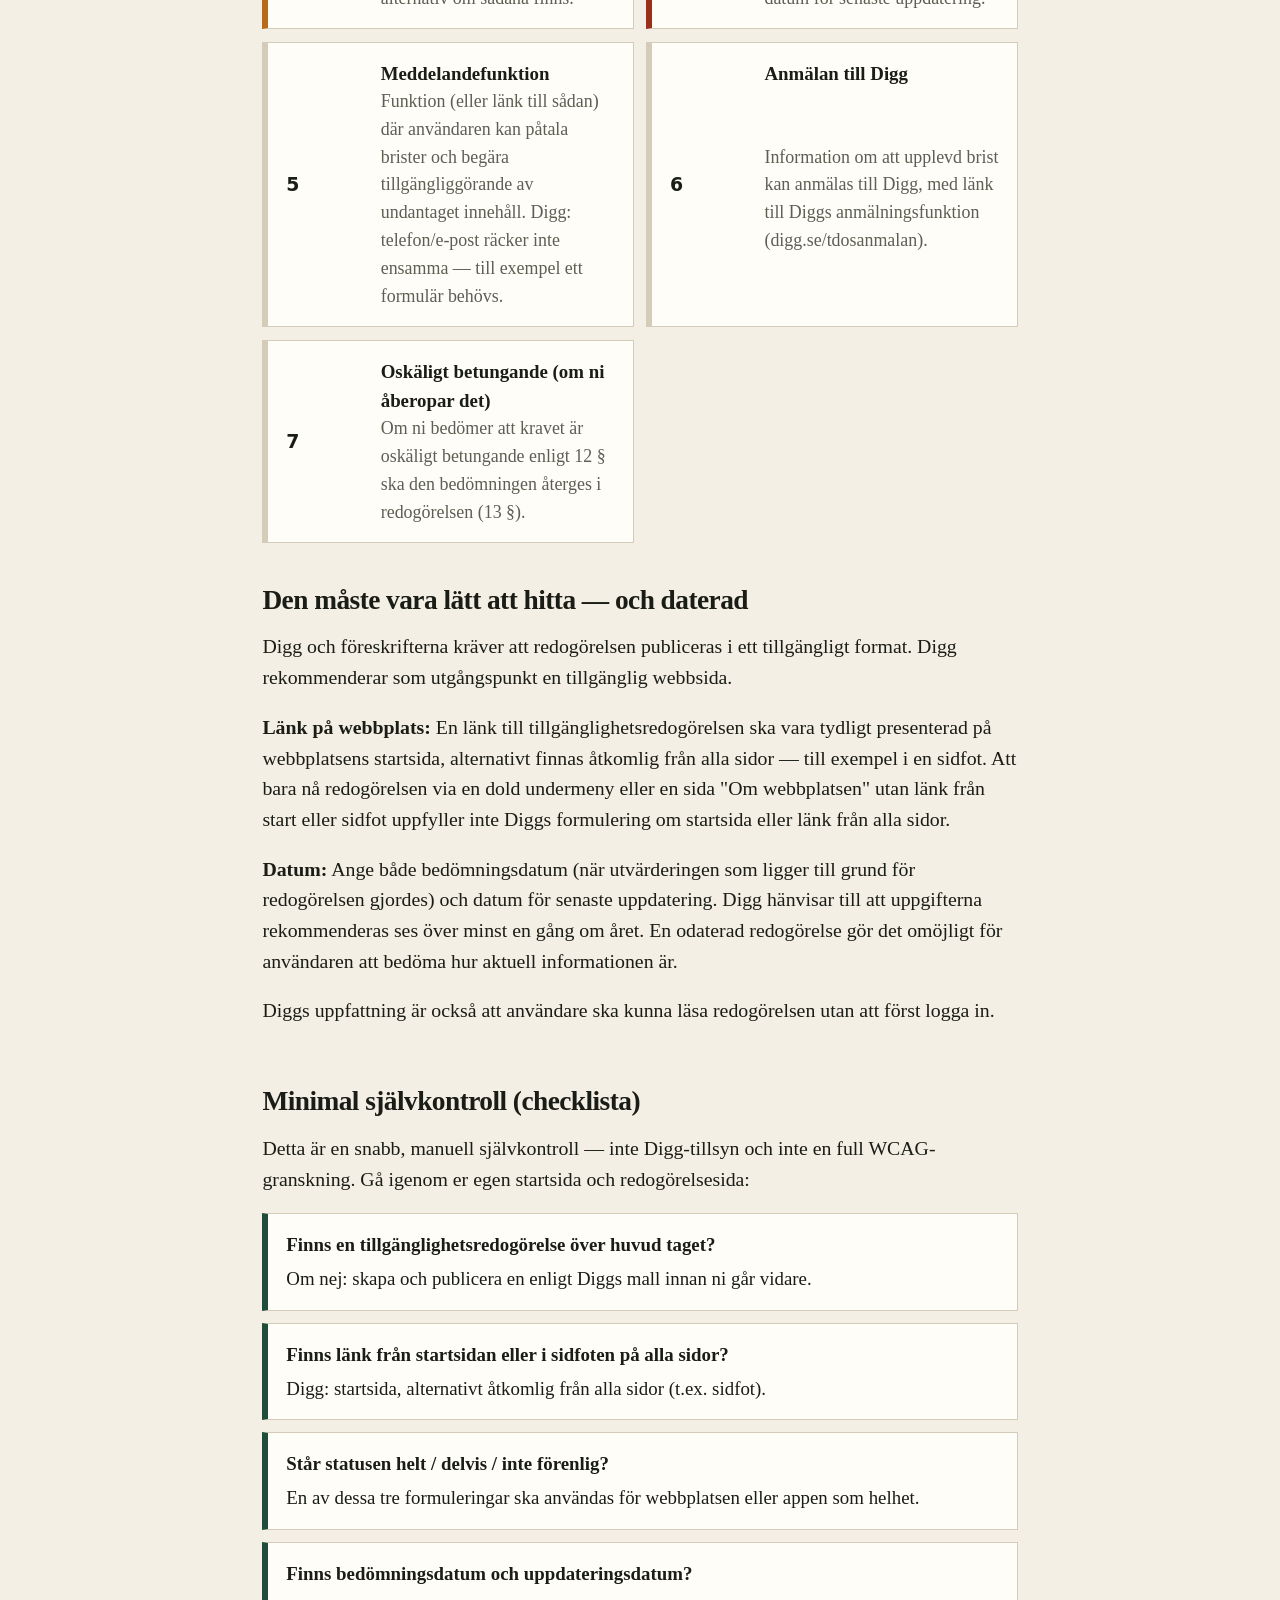
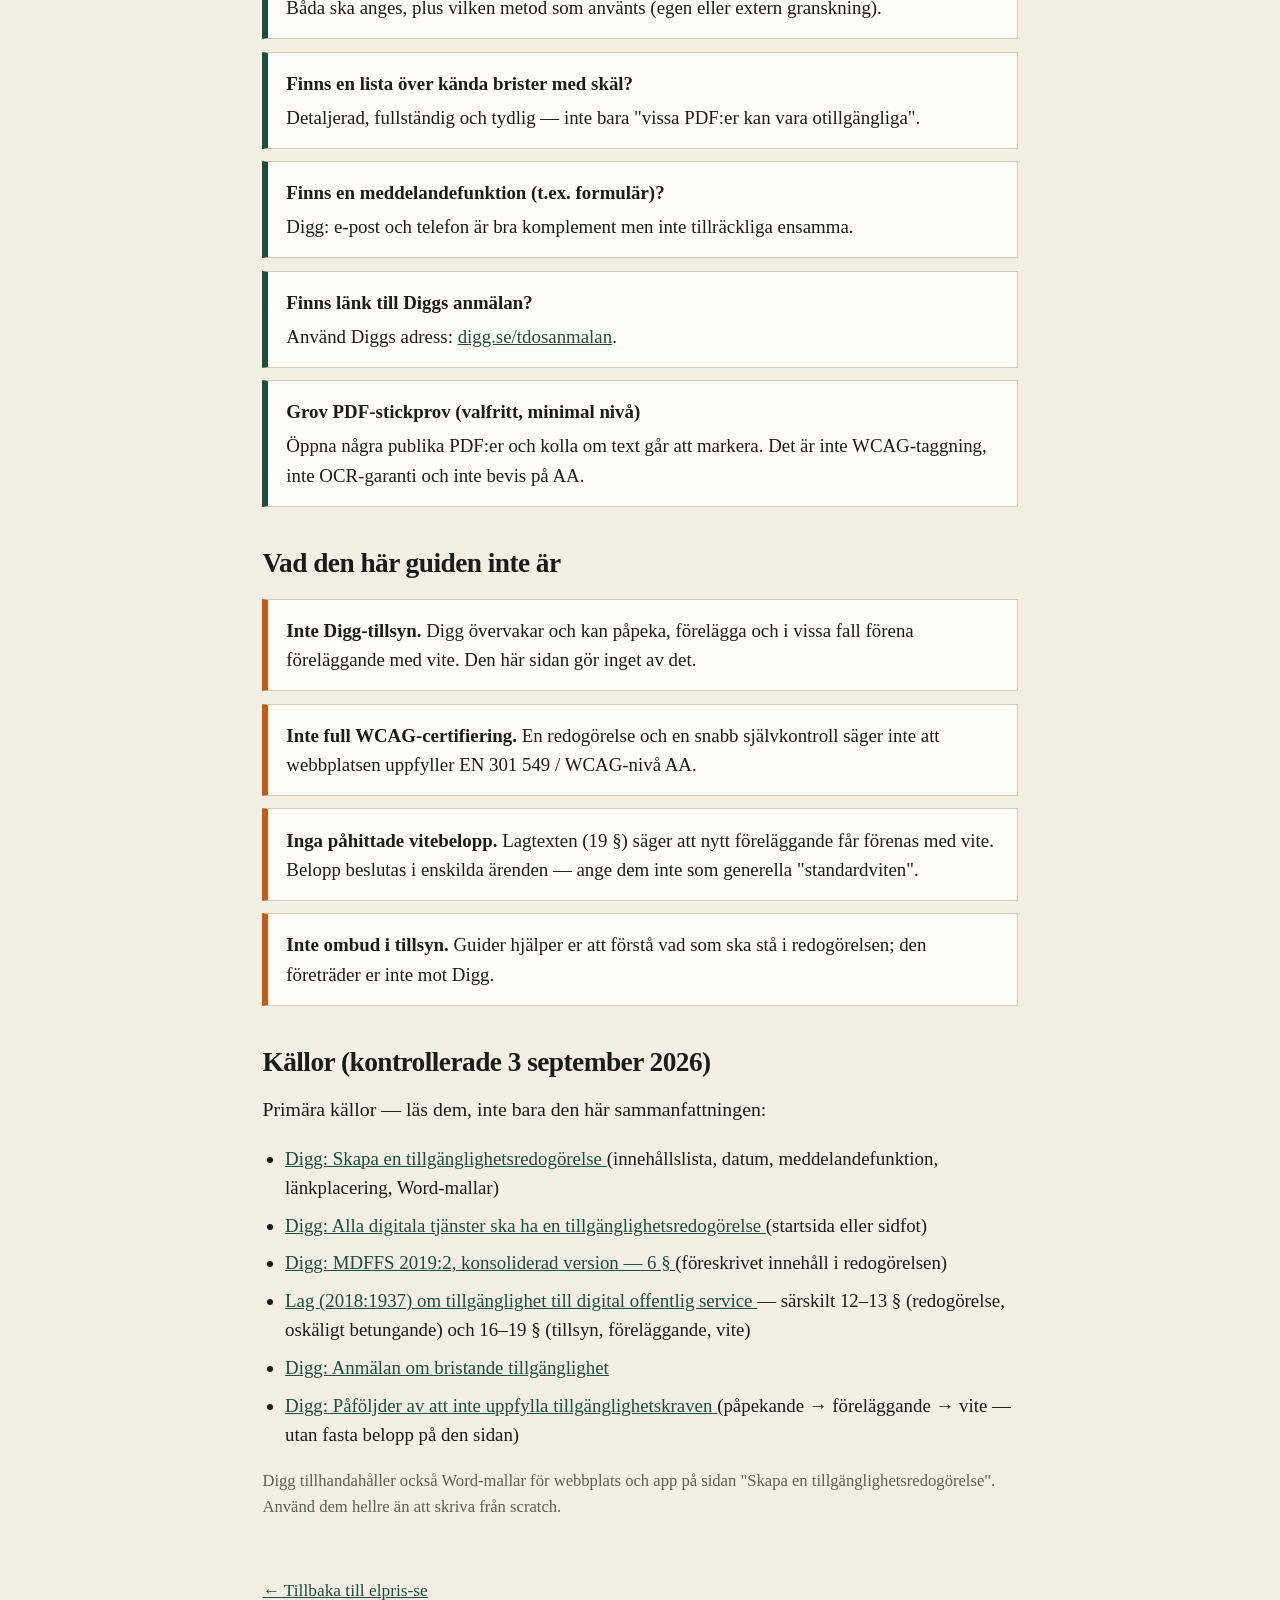
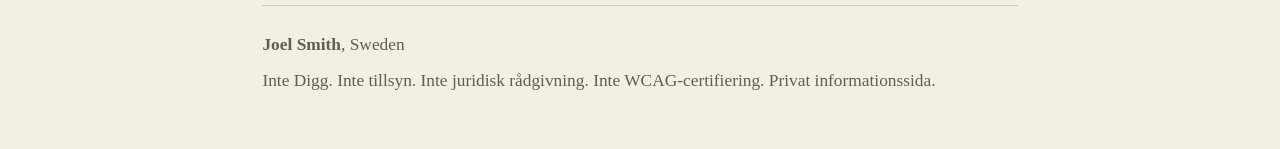
<file: tillganglighetsredogorelse/index.html>
<!DOCTYPE html>
<html lang="sv">
<head>
  <meta charset="utf-8">
  <meta name="viewport" content="width=device-width, initial-scale=1">
  <title>Tillgänglighetsredogörelse (DOS) — gratis guide för små kommuner — elpris-se</title>
  <meta name="description" content="Gratis guide till tillgänglighetsredogörelse enligt DOS-lagen: vad redogörelsen måste innehålla, att den ska vara daterad och länkad, och en minimal självkontroll. För små kommuner och offentliga aktörer. Inte Digg, inte tillsyn, inte WCAG-certifiering.">
  <link rel="canonical" href="https://drlipton.github.io/elpris-se/tillganglighetsredogorelse/">
  <link rel="stylesheet" href="../styles.css">
  <style>
    .disclaimer {
      background: #fdf1e0;
      border: 2px solid var(--accent);
      border-radius: 4px;
      padding: 1rem 1.1rem;
      margin: 1rem 0 1.6rem;
      font-size: 0.95rem;
    }
    .disclaimer strong {
      color: var(--accent);
    }
    .back-link {
      margin: 0.9rem 0 0;
      font-size: 0.92rem;
    }
    .check-list {
      list-style: none;
      margin: 1rem 0 0;
      padding: 0;
      display: grid;
      gap: 0.65rem;
    }
    .check-list li {
      padding: 0.85rem 0.95rem;
      background: var(--card);
      border: 1px solid var(--line);
      border-left: 6px solid var(--live);
    }
    .check-list strong {
      display: block;
      margin-bottom: 0.25rem;
    }
    .not-list {
      list-style: none;
      margin: 1rem 0 0;
      padding: 0;
      display: grid;
      gap: 0.65rem;
    }
    .not-list li {
      padding: 0.85rem 0.95rem;
      background: var(--card);
      border: 1px solid var(--line);
      border-left: 6px solid var(--accent);
    }
    .sources ul {
      margin: 0.5rem 0 1rem;
      padding-left: 1.2rem;
    }
    .sources li {
      margin-bottom: 0.45rem;
    }
  </style>
</head>
<body>
  <a class="skip" href="#innehall">Hoppa till innehåll</a>

  <header class="top">
    <p class="brand"><a href="../index.html">elpris-se</a></p>
    <p class="brand-note">Gratis guide · inte Digg · inte tillsyn · inte rådgivning</p>
  </header>

  <main id="innehall">
    <p class="back-link"><a href="../index.html">← Tillbaka till elpris-se</a></p>

    <div class="disclaimer">
      <strong>Viktigt:</strong> Den här sidan drivs inte av Digg (Myndigheten för digital förvaltning)
      och är inte tillsyn. Innehållet är inte juridisk rådgivning och ersätter inte lagen,
      föreskrifter eller Diggs egna sidor. Inget vitebelopp anges här — Digg beslutar om
      föreläggande och vite i enskilda ärenden. Guider som denna är inte full WCAG-certifiering
      och gör inte er webbplats förenlig med DOS-lagen. Kontrollera alltid Diggs och
      lagtextens levande sidor innan ni agerar. Författare: Joel Smith.
    </div>

    <section class="hero">
      <p class="kicker">DOS-LAGEN · TILLGÄNGLIGHETSREDOGÖRELSE</p>
      <h1>Tillgänglighetsredogörelse — gratis guide för små kommuner och offentliga aktörer</h1>
      <p class="lede">
        En kort, gratis översikt av vad en tillgänglighetsredogörelse enligt lagen om
        tillgänglighet till digital offentlig service (DOS-lagen) ska innehålla, att den
        ska vara daterad och lätt att hitta, och hur ni kan göra en minimal självkontroll.
        Kontrollerat mot Digg och lagtext 3 september 2026.
      </p>
    </section>

    <section class="zones" aria-labelledby="vad-rubrik">
      <h2 id="vad-rubrik">Vad är det — och varför?</h2>
      <p>
        Enligt 13 § DOS-lagen ska en offentlig aktör tillhandahålla en
        tillgänglighetsredogörelse för digital service som omfattas av tillgänglighetskraven.
        Digg beskriver den som en presentation av hur väl den digitala servicen uppfyller
        lagens krav, vilka kända brister som finns, och hur användaren kan påtala brister
        eller anmäla till Digg.
      </p>
      <p>
        Digg skriver uttryckligen att alla webbplatser och mobila applikationer som omfattas
        ska ha en redogörelse — även (och särskilt) när de inte är tillgängliga. Redogörelsen
        ska spegla den aktuella tillgängligheten. Den ska inte skickas in till Digg.
      </p>
    </section>

    <section class="zones" aria-labelledby="innehall-rubrik">
      <h2 id="innehall-rubrik">Vad måste redogörelsen innehålla?</h2>
      <p>
        Innehållskraven finns i Diggs föreskrifter (MDFFS 2019:2) 6 § och sammanfattas på
        Diggs sida &quot;Skapa en tillgänglighetsredogörelse&quot;. Kort sagt ska redogörelsen
        bland annat innehålla:
      </p>
      <ol class="zone-list">
        <li>
          <span class="zone-code">1</span>
          <span class="zone-name">Aktör och tjänst</span>
          <span class="zone-desc">Namn på den offentliga aktören samt webbplats(er) eller app(ar) som redogörelsen gäller.</span>
        </li>
        <li>
          <span class="zone-code">2</span>
          <span class="zone-name">Status: helt / delvis / inte</span>
          <span class="zone-desc">Om servicen som helhet är helt, delvis eller inte förenlig med kraven som följer av DOS-lagen.</span>
        </li>
        <li>
          <span class="zone-code">3</span>
          <span class="zone-name">Otillgängligt innehåll</span>
          <span class="zone-desc">Detaljerad förteckning över innehåll som inte är tillgängligt, skälen till det, och tillgängliga alternativ om sådana finns.</span>
        </li>
        <li>
          <span class="zone-code">4</span>
          <span class="zone-name">Datum och metod</span>
          <span class="zone-desc">Datum för bedömningen, utvärderingsmetod (egen granskning eller extern), samt datum för senaste uppdatering.</span>
        </li>
        <li>
          <span class="zone-code">5</span>
          <span class="zone-name">Meddelandefunktion</span>
          <span class="zone-desc">Funktion (eller länk till sådan) där användaren kan påtala brister och begära tillgängliggörande av undantaget innehåll. Digg: telefon/e-post räcker inte ensamma — till exempel ett formulär behövs.</span>
        </li>
        <li>
          <span class="zone-code">6</span>
          <span class="zone-name">Anmälan till Digg</span>
          <span class="zone-desc">Information om att upplevd brist kan anmälas till Digg, med länk till Diggs anmälningsfunktion (digg.se/tdosanmalan).</span>
        </li>
        <li>
          <span class="zone-code">7</span>
          <span class="zone-name">Oskäligt betungande (om ni åberopar det)</span>
          <span class="zone-desc">Om ni bedömer att kravet är oskäligt betungande enligt 12 § ska den bedömningen återges i redogörelsen (13 §).</span>
        </li>
      </ol>
    </section>

    <section class="zones" aria-labelledby="lank-rubrik">
      <h2 id="lank-rubrik">Den måste vara lätt att hitta — och daterad</h2>
      <p>
        Digg och föreskrifterna kräver att redogörelsen publiceras i ett tillgängligt format.
        Digg rekommenderar som utgångspunkt en tillgänglig webbsida.
      </p>
      <p>
        <strong>Länk på webbplats:</strong> En länk till tillgänglighetsredogörelsen ska vara
        tydligt presenterad på webbplatsens startsida, alternativt finnas åtkomlig från alla
        sidor — till exempel i en sidfot. Att bara nå redogörelsen via en dold undermeny
        eller en sida &quot;Om webbplatsen&quot; utan länk från start eller sidfot uppfyller
        inte Diggs formulering om startsida eller länk från alla sidor.
      </p>
      <p>
        <strong>Datum:</strong> Ange både bedömningsdatum (när utvärderingen som ligger till
        grund för redogörelsen gjordes) och datum för senaste uppdatering. Digg hänvisar till
        att uppgifterna rekommenderas ses över minst en gång om året. En odaterad redogörelse
        gör det omöjligt för användaren att bedöma hur aktuell informationen är.
      </p>
      <p>
        Diggs uppfattning är också att användare ska kunna läsa redogörelsen utan att först
        logga in.
      </p>
    </section>

    <section class="prices" aria-labelledby="check-rubrik">
      <h2 id="check-rubrik">Minimal självkontroll (checklista)</h2>
      <p>
        Detta är en snabb, manuell självkontroll — inte Digg-tillsyn och inte en full
        WCAG-granskning. Gå igenom er egen startsida och redogörelsesida:
      </p>
      <ul class="check-list">
        <li>
          <strong>Finns en tillgänglighetsredogörelse över huvud taget?</strong>
          Om nej: skapa och publicera en enligt Diggs mall innan ni går vidare.
        </li>
        <li>
          <strong>Finns länk från startsidan eller i sidfoten på alla sidor?</strong>
          Digg: startsida, alternativt åtkomlig från alla sidor (t.ex. sidfot).
        </li>
        <li>
          <strong>Står statusen helt / delvis / inte förenlig?</strong>
          En av dessa tre formuleringar ska användas för webbplatsen eller appen som helhet.
        </li>
        <li>
          <strong>Finns bedömningsdatum och uppdateringsdatum?</strong>
          Båda ska anges, plus vilken metod som använts (egen eller extern granskning).
        </li>
        <li>
          <strong>Finns en lista över kända brister med skäl?</strong>
          Detaljerad, fullständig och tydlig — inte bara &quot;vissa PDF:er kan vara otillgängliga&quot;.
        </li>
        <li>
          <strong>Finns en meddelandefunktion (t.ex. formulär)?</strong>
          Digg: e-post och telefon är bra komplement men inte tillräckliga ensamma.
        </li>
        <li>
          <strong>Finns länk till Diggs anmälan?</strong>
          Använd Diggs adress: <a href="https://www.digg.se/tdosanmalan">digg.se/tdosanmalan</a>.
        </li>
        <li>
          <strong>Grov PDF-stickprov (valfritt, minimal nivå)</strong>
          Öppna några publika PDF:er och kolla om text går att markera. Det är inte
          WCAG-taggning, inte OCR-garanti och inte bevis på AA.
        </li>
      </ul>
    </section>

    <section class="zones" aria-labelledby="inte-rubrik">
      <h2 id="inte-rubrik">Vad den här guiden inte är</h2>
      <ul class="not-list">
        <li><strong>Inte Digg-tillsyn.</strong> Digg övervakar och kan påpeka, förelägga och i vissa fall förena föreläggande med vite. Den här sidan gör inget av det.</li>
        <li><strong>Inte full WCAG-certifiering.</strong> En redogörelse och en snabb självkontroll säger inte att webbplatsen uppfyller EN 301 549 / WCAG-nivå AA.</li>
        <li><strong>Inga påhittade vitebelopp.</strong> Lagtexten (19 §) säger att nytt föreläggande får förenas med vite. Belopp beslutas i enskilda ärenden — ange dem inte som generella &quot;standardviten&quot;.</li>
        <li><strong>Inte ombud i tillsyn.</strong> Guider hjälper er att förstå vad som ska stå i redogörelsen; den företräder er inte mot Digg.</li>
      </ul>
    </section>

    <section class="cta sources" aria-labelledby="kallor-rubrik">
      <h2 id="kallor-rubrik">Källor (kontrollerade 3 september 2026)</h2>
      <p>Primära källor — läs dem, inte bara den här sammanfattningen:</p>
      <ul>
        <li>
          <a href="https://www.digg.se/kunskap-och-stod/digital-tillganglighet/skapa-en-tillganglighetsredogorelse">
            Digg: Skapa en tillgänglighetsredogörelse
          </a>
          (innehållslista, datum, meddelandefunktion, länkplacering, Word-mallar)
        </li>
        <li>
          <a href="https://www.digg.se/kunskap-och-stod/regler-och-rekommendationer/regler-och-rekommendationer/alla-digitala-tjanster-ska-ha-en-tillganglighetsredogorelse">
            Digg: Alla digitala tjänster ska ha en tillgänglighetsredogörelse
          </a>
          (startsida eller sidfot)
        </li>
        <li>
          <a href="https://www.digg.se/om-oss/forfattningssamling/foreskrifter-om-tillganglighet-till-digital-offentlig-service-mdffs-20192/konsoliderad-version">
            Digg: MDFFS 2019:2, konsoliderad version — 6 §
          </a>
          (föreskrivet innehåll i redogörelsen)
        </li>
        <li>
          <a href="https://www.riksdagen.se/sv/dokument-och-lagar/dokument/svensk-forfattningssamling/lag-20181937-om-tillganglighet-till-digital_sfs-2018-1937/">
            Lag (2018:1937) om tillgänglighet till digital offentlig service
          </a>
          — särskilt 12–13 § (redogörelse, oskäligt betungande) och 16–19 § (tillsyn, föreläggande, vite)
        </li>
        <li>
          <a href="https://www.digg.se/tdosanmalan">Digg: Anmälan om bristande tillgänglighet</a>
        </li>
        <li>
          <a href="https://www.digg.se/kunskap-och-stod/regler-och-rekommendationer/regler-och-rekommendationer/pafoljder-av-att-inte-uppfylla-tillganglighetskraven">
            Digg: Påföljder av att inte uppfylla tillgänglighetskraven
          </a>
          (påpekande → föreläggande → vite — utan fasta belopp på den sidan)
        </li>
      </ul>
      <p class="btn-note">
        Digg tillhandahåller också Word-mallar för webbplats och app på sidan
        &quot;Skapa en tillgänglighetsredogörelse&quot;. Använd dem hellre än att skriva från scratch.
      </p>
    </section>

    <p class="back-link"><a href="../index.html">← Tillbaka till elpris-se</a></p>
  </main>

  <footer>
    <p><strong>Joel Smith</strong>, Sweden</p>
    <p>Inte Digg. Inte tillsyn. Inte juridisk rådgivning. Inte WCAG-certifiering. Privat informationssida.</p>
  </footer>
</body>
</html>
</file>
<file: styles.css>
:root {
  --ink: #1a1c16;
  --muted: #5c5f52;
  --paper: #f4efe4;
  --card: #fffdf8;
  --line: #d4cbb8;
  --accent: #c45c14;
  --accent-ink: #fff8ef;
  --live: #1f4d3a;
  --live-ink: #f3fff8;
  --off: #8a8678;
  --se1: #2f6b4f;
  --se2: #3d7a4a;
  --se3: #b86a1a;
  --se4: #9a2f1a;
  --max: 40rem;
}

* {
  box-sizing: border-box;
}

html {
  font-size: 112.5%;
}

body {
  margin: 0;
  background: var(--paper);
  color: var(--ink);
  font-family: "Iowan Old Style", "Palatino Linotype", Palatino, "Times New Roman", serif;
  line-height: 1.55;
}

.skip {
  position: absolute;
  left: 0.75rem;
  top: -3rem;
  background: var(--ink);
  color: var(--paper);
  padding: 0.4rem 0.7rem;
}

.skip:focus {
  top: 0.75rem;
}

.top,
main,
footer {
  width: min(var(--max), calc(100% - 2rem));
  margin-inline: auto;
}

.top {
  padding: 1.25rem 0 0;
  display: flex;
  justify-content: space-between;
  gap: 1rem;
  flex-wrap: wrap;
  border-bottom: 1px solid var(--line);
}

.brand {
  margin: 0;
  font-weight: 700;
  letter-spacing: 0.04em;
}

.brand-note {
  margin: 0;
  color: var(--muted);
  font-size: 0.85rem;
}

.hero {
  padding: 2.2rem 0 1.4rem;
}

.kicker {
  margin: 0 0 0.6rem;
  color: var(--accent);
  font-size: 0.8rem;
  letter-spacing: 0.12em;
  text-transform: uppercase;
  font-family: ui-sans-serif, system-ui, sans-serif;
}

h1,
h2 {
  line-height: 1.15;
  letter-spacing: -0.02em;
}

h1 {
  margin: 0 0 1rem;
  font-size: clamp(2rem, 8vw, 3.1rem);
}

h2 {
  margin: 0 0 0.8rem;
  font-size: 1.45rem;
}

.lede,
section p {
  margin: 0 0 1rem;
  font-size: 1.05rem;
}

.zones,
.prices,
.cta {
  padding: 0.4rem 0 1.8rem;
}

.zone-list {
  list-style: none;
  margin: 1rem 0 0;
  padding: 0;
  display: grid;
  gap: 0.65rem;
}

.zone-list li {
  display: grid;
  grid-template-columns: 4.2rem 1fr;
  grid-template-rows: auto auto;
  column-gap: 0.8rem;
  padding: 0.85rem 0.95rem;
  background: var(--card);
  border: 1px solid var(--line);
  border-left-width: 6px;
}

.zone-list li:nth-child(1) { border-left-color: var(--se1); }
.zone-list li:nth-child(2) { border-left-color: var(--se2); }
.zone-list li:nth-child(3) { border-left-color: var(--se3); }
.zone-list li:nth-child(4) { border-left-color: var(--se4); }

.zone-code {
  grid-row: 1 / span 2;
  align-self: center;
  font-family: ui-sans-serif, system-ui, sans-serif;
  font-weight: 700;
  letter-spacing: 0.06em;
}

.zone-name {
  font-weight: 700;
}

.zone-desc {
  color: var(--muted);
  font-size: 0.95rem;
}

.table-wrap {
  overflow-x: auto;
  background: var(--card);
  border: 1px solid var(--line);
}

table {
  width: 100%;
  border-collapse: collapse;
  min-width: 18rem;
}

caption {
  caption-side: bottom;
  padding: 0.7rem 0.85rem;
  color: var(--muted);
  text-align: left;
  font-size: 0.9rem;
}

th,
td {
  padding: 0.75rem 0.85rem;
  text-align: left;
  border-bottom: 1px solid var(--line);
  font-variant-numeric: tabular-nums;
}

thead th {
  font-family: ui-sans-serif, system-ui, sans-serif;
  font-size: 0.8rem;
  letter-spacing: 0.04em;
  text-transform: uppercase;
  color: var(--muted);
}

.source {
  margin-top: 0.9rem;
  color: var(--muted);
  font-size: 0.92rem;
}

a {
  color: var(--live);
}

.cta-stack {
  display: grid;
  gap: 0.7rem;
  margin-top: 1rem;
}

.btn {
  display: block;
  text-align: center;
  text-decoration: none;
  padding: 0.95rem 1rem;
  border-radius: 4px;
  font-family: ui-sans-serif, system-ui, sans-serif;
  font-weight: 700;
  min-height: 3rem;
}

.btn span {
  display: block;
  font-weight: 500;
  font-size: 0.8rem;
  margin-top: 0.2rem;
}

.btn-live {
  background: var(--live);
  color: var(--live-ink);
}

.btn-live:hover,
.btn-live:focus-visible {
  filter: brightness(1.08);
}

.btn-off {
  background: #ece7db;
  color: var(--off);
  pointer-events: none;
  cursor: not-allowed;
  border: 1px dashed #c8c1b0;
}

.btn-note {
  margin: 0 0 0.4rem;
  color: var(--muted);
  font-size: 0.88rem;
}

footer {
  padding: 1.4rem 0 2.4rem;
  border-top: 1px solid var(--line);
  color: var(--muted);
  font-size: 0.92rem;
}

footer p {
  margin: 0 0 0.45rem;
}

@media (min-width: 720px) {
  html {
    font-size: 118%;
  }

  .zone-list {
    grid-template-columns: 1fr 1fr;
  }
}
</file>
